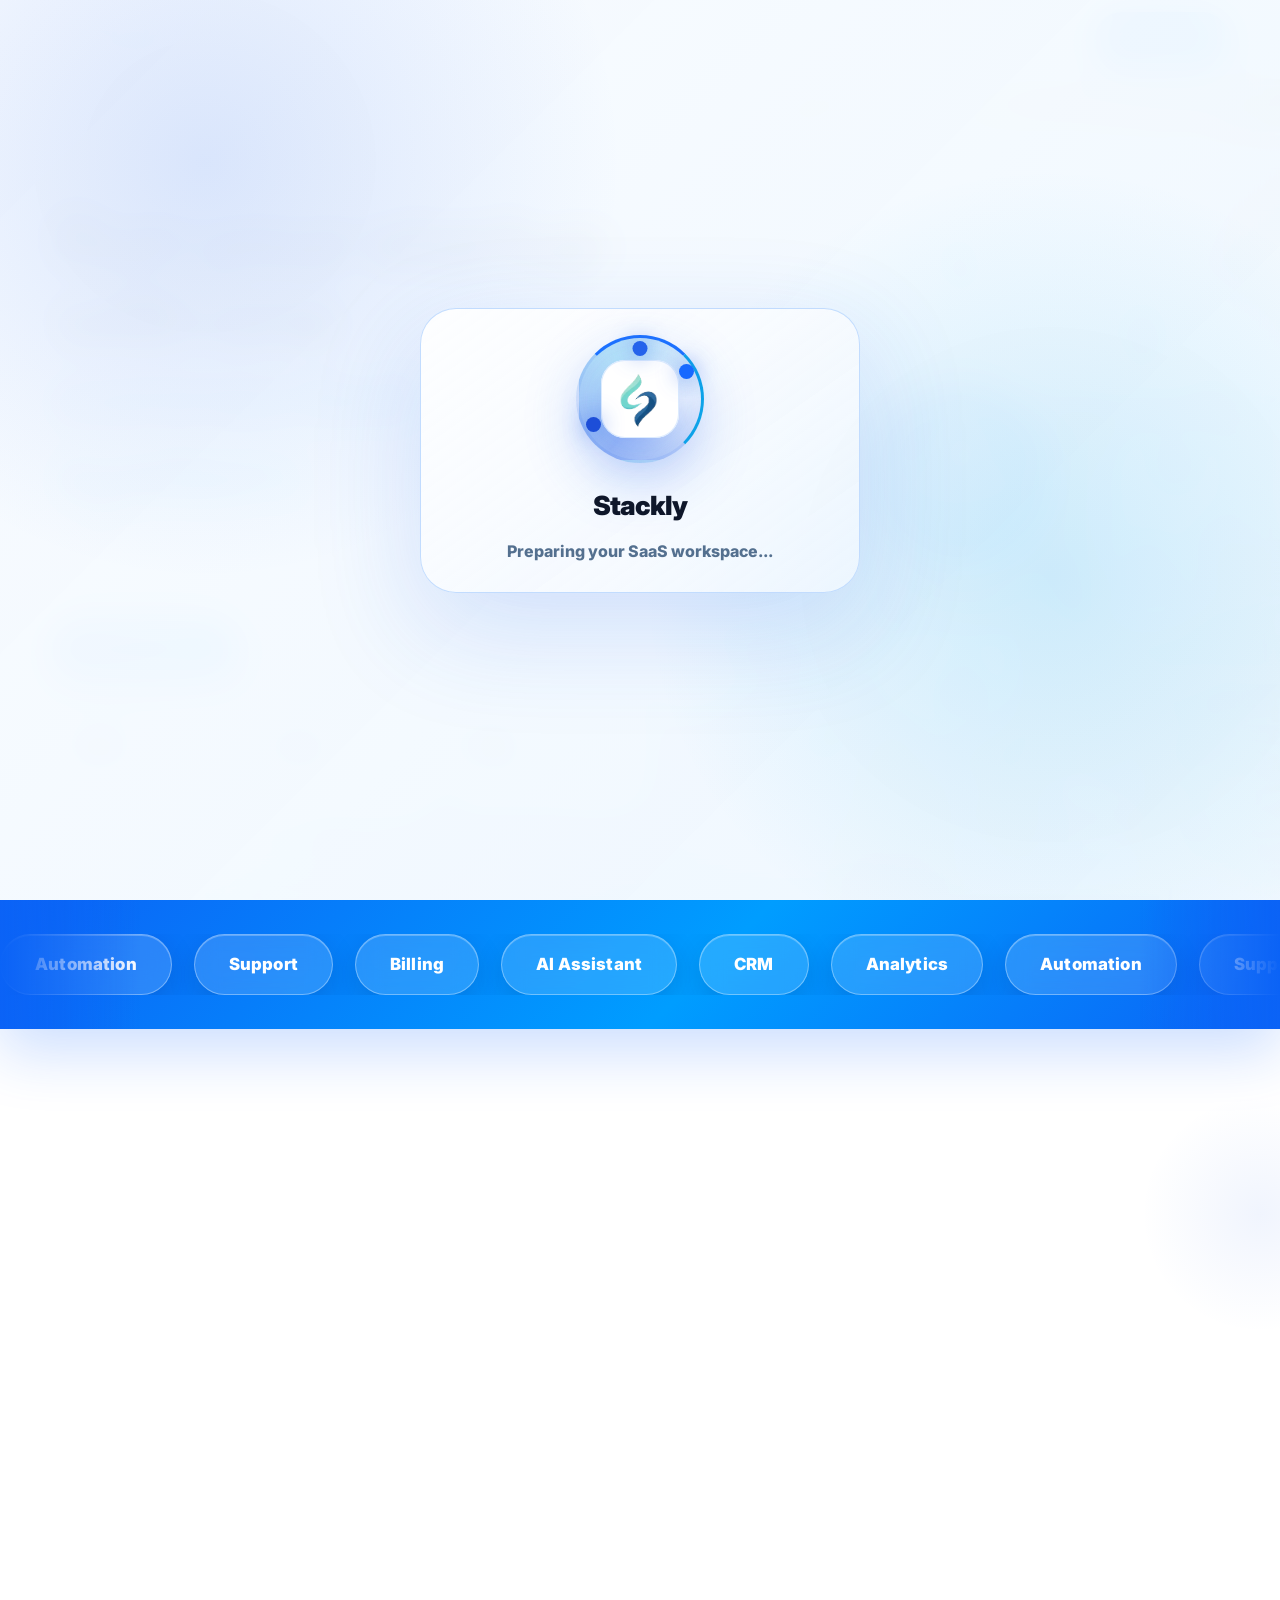
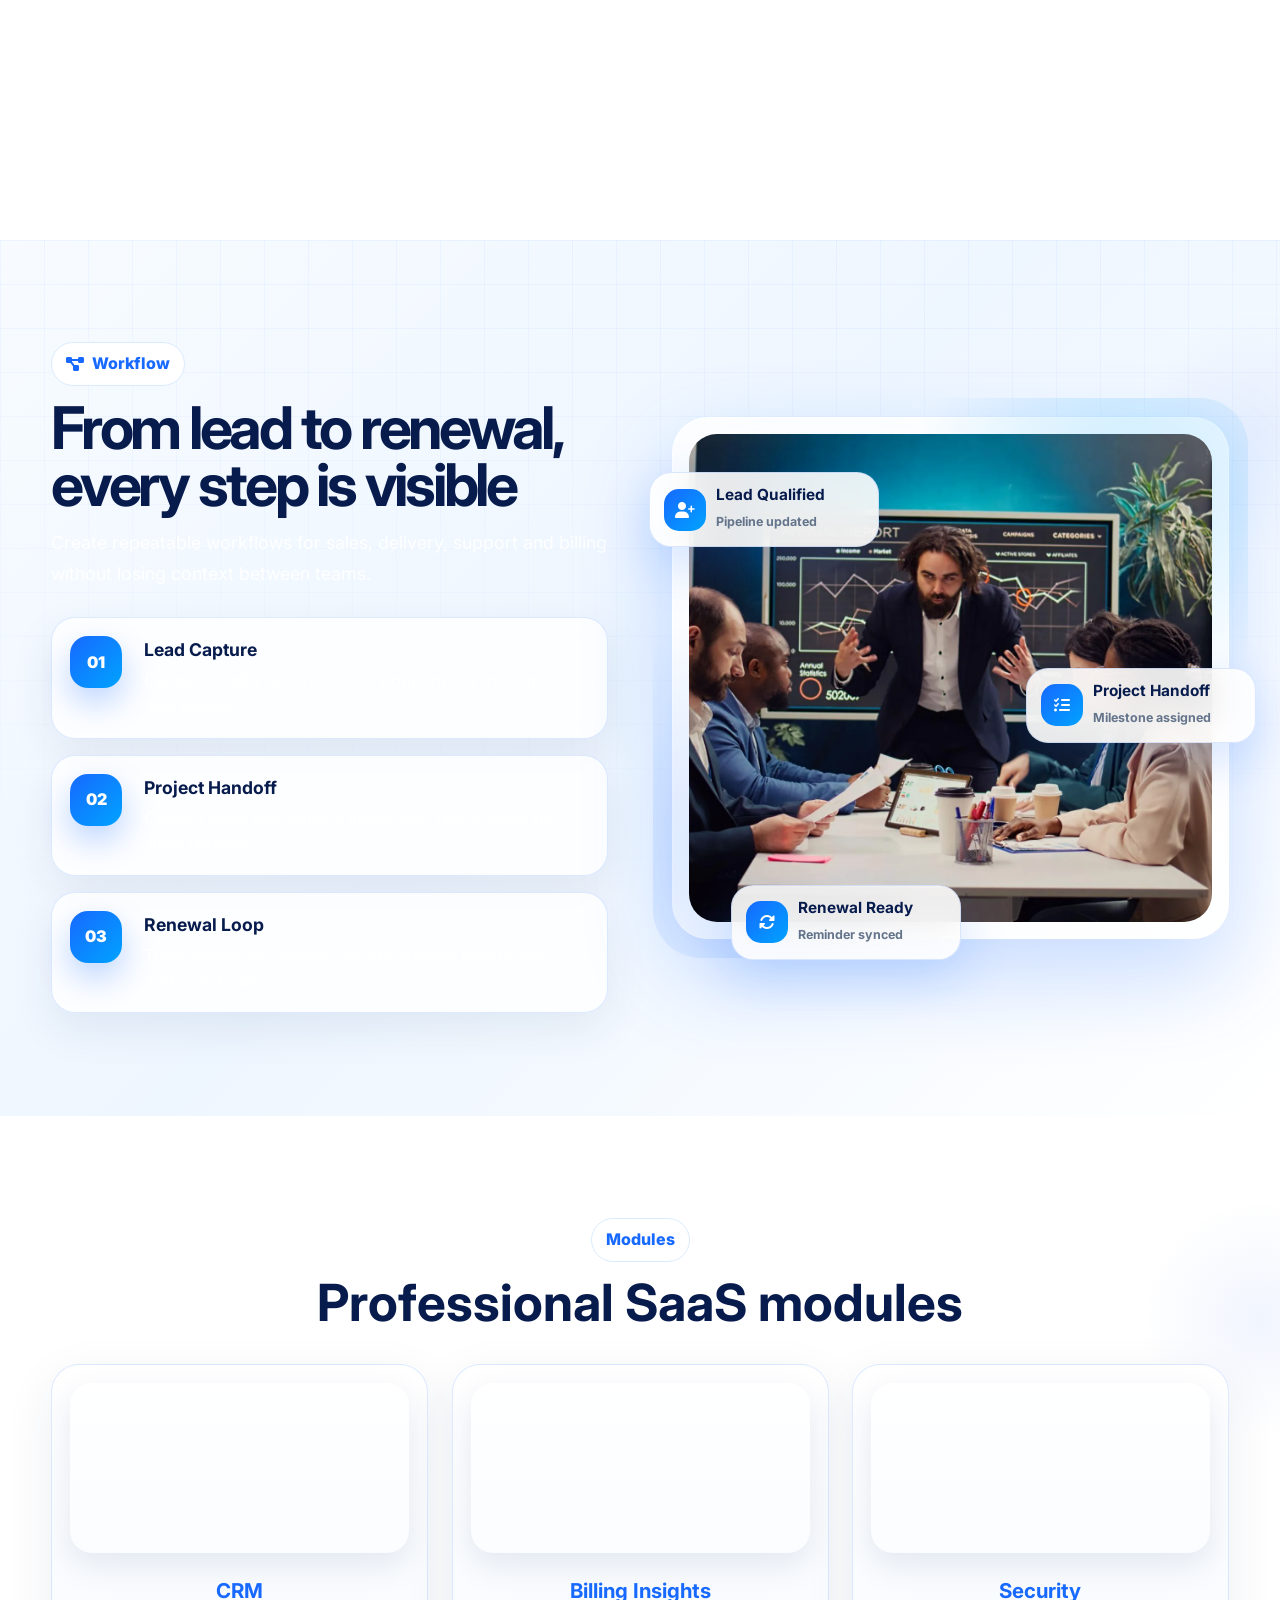
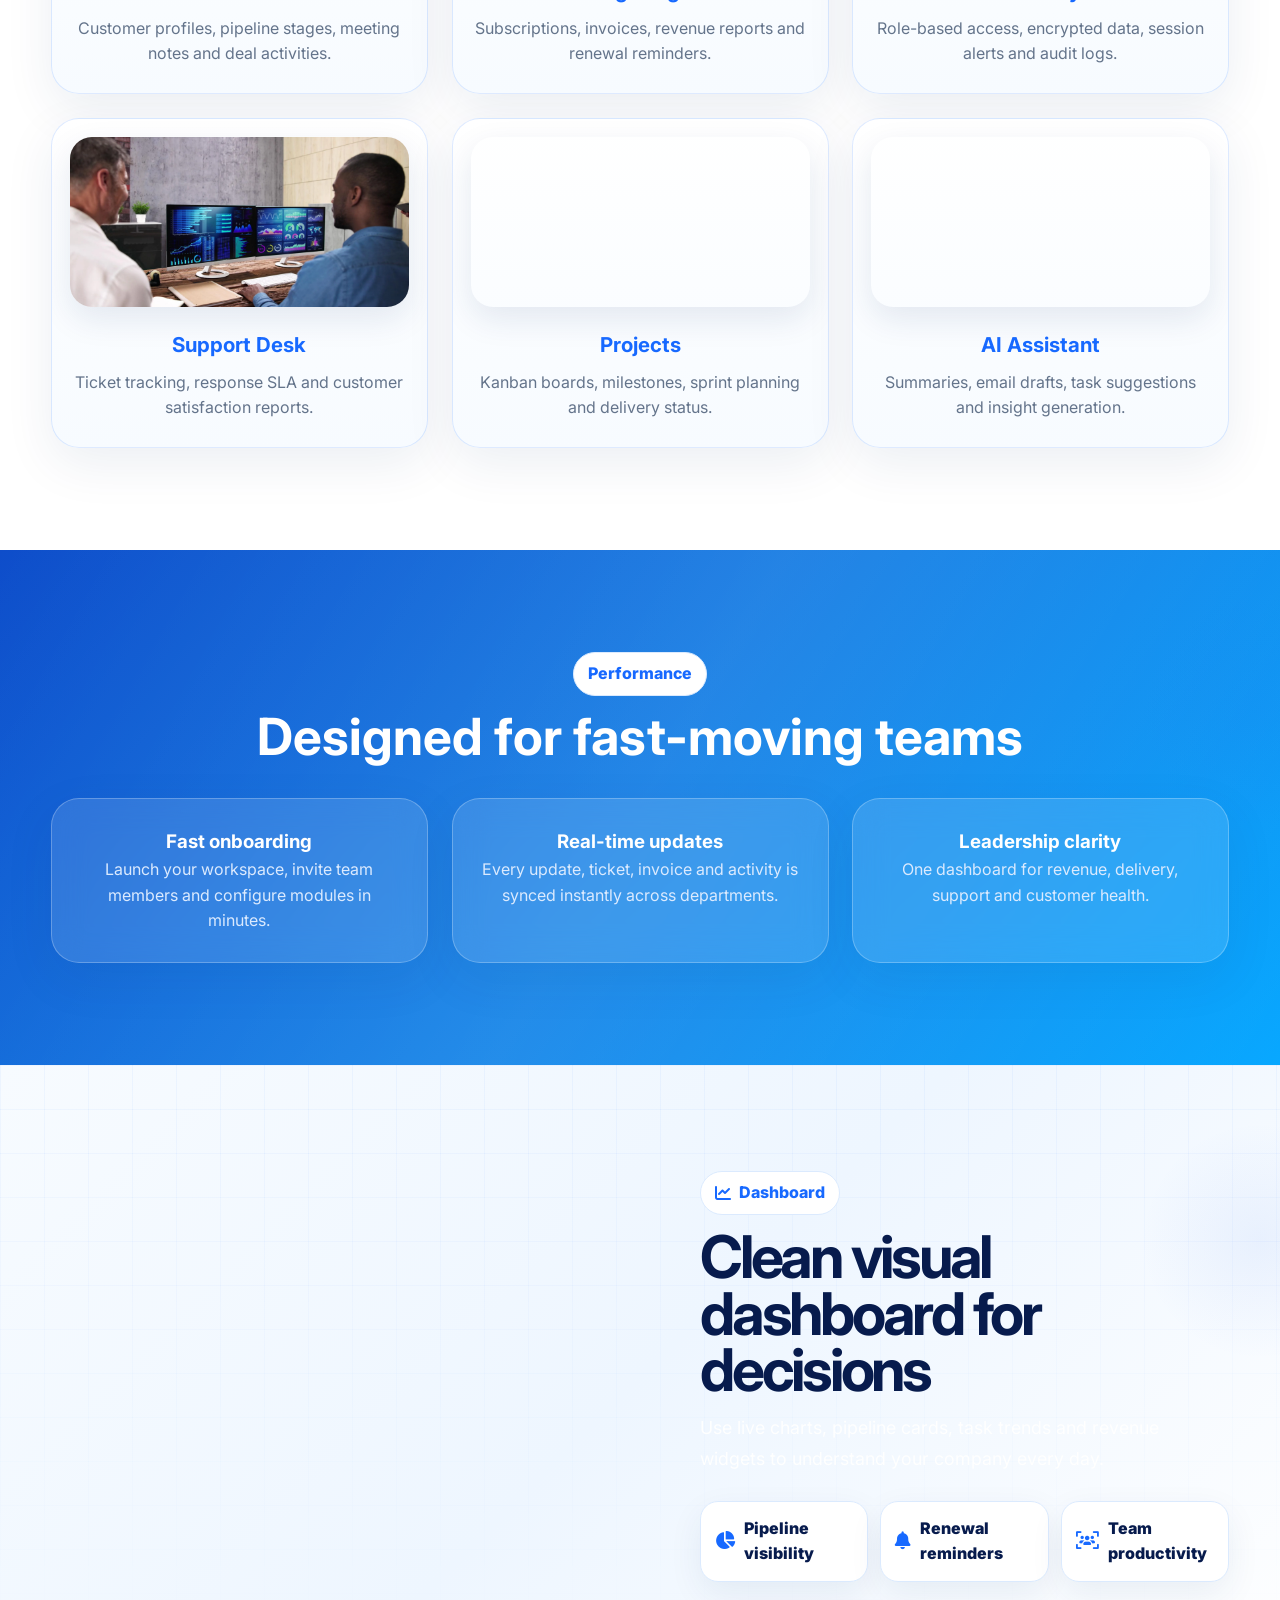
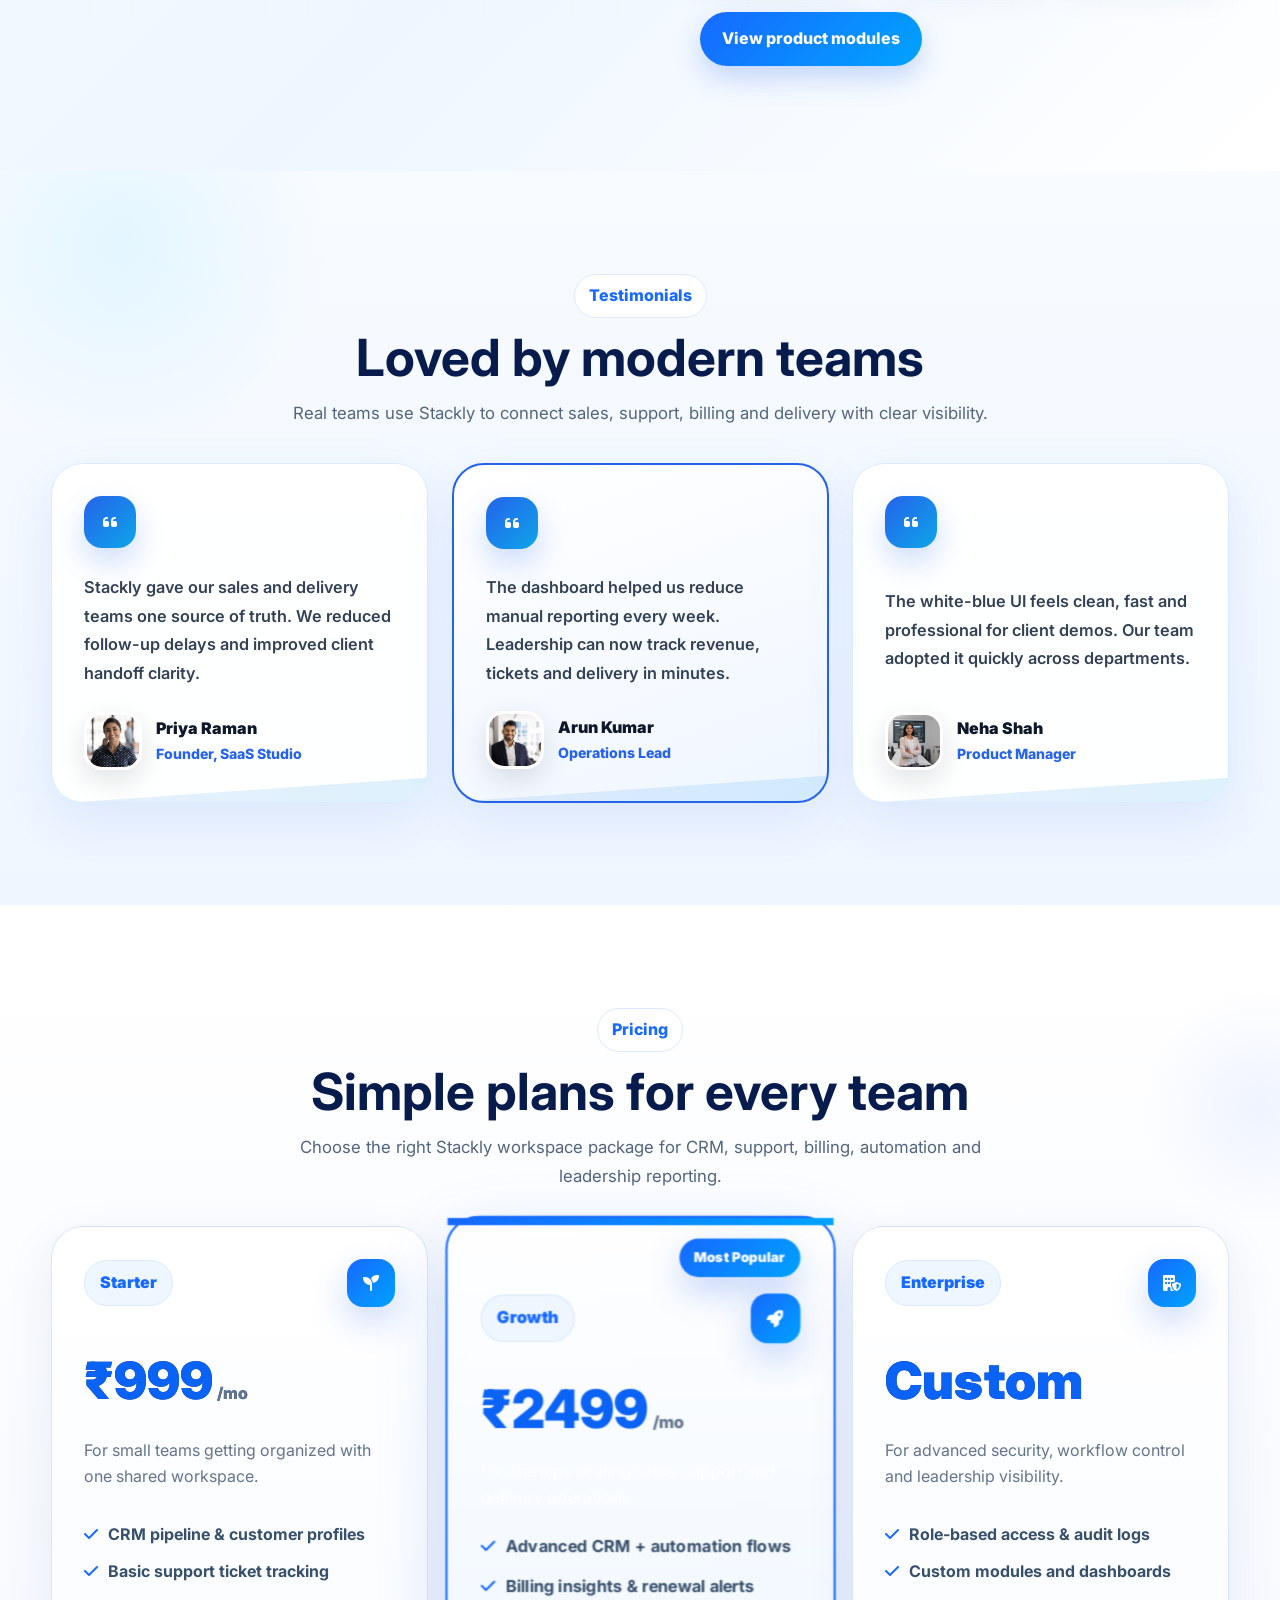
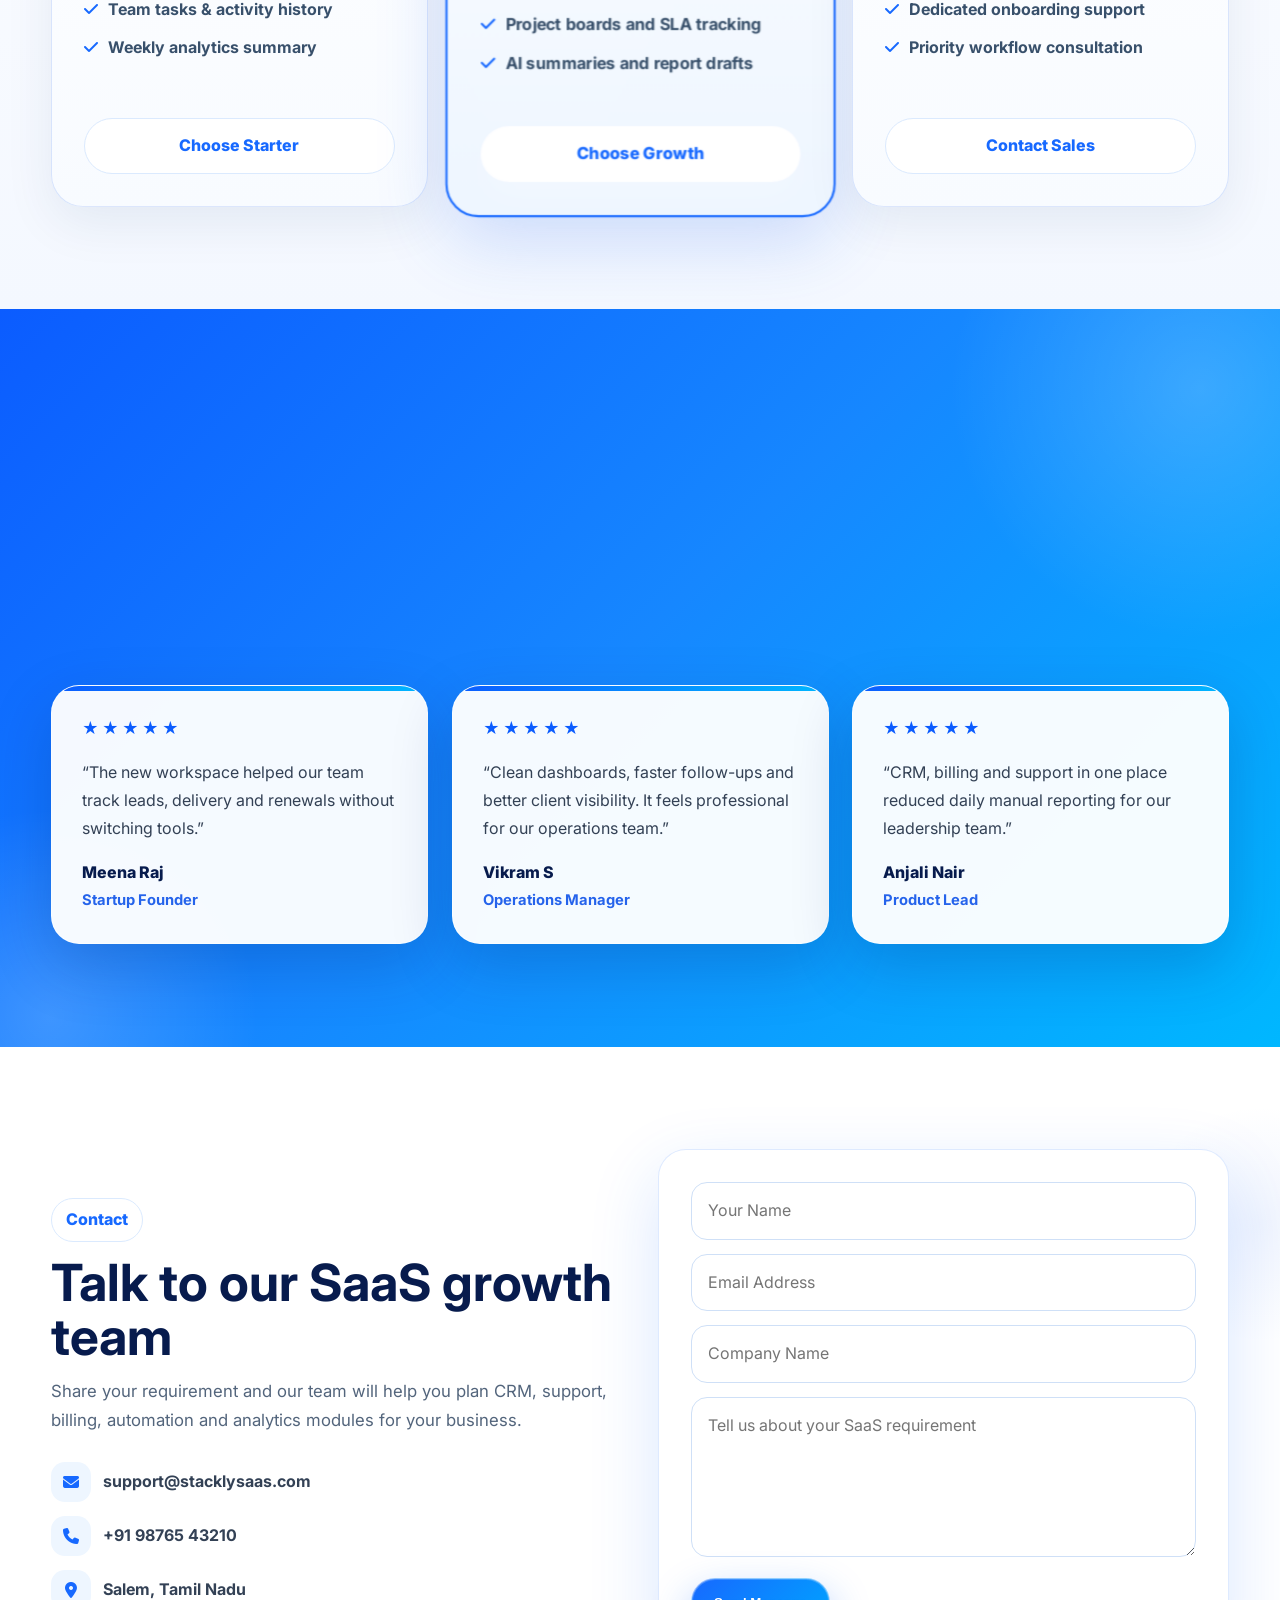
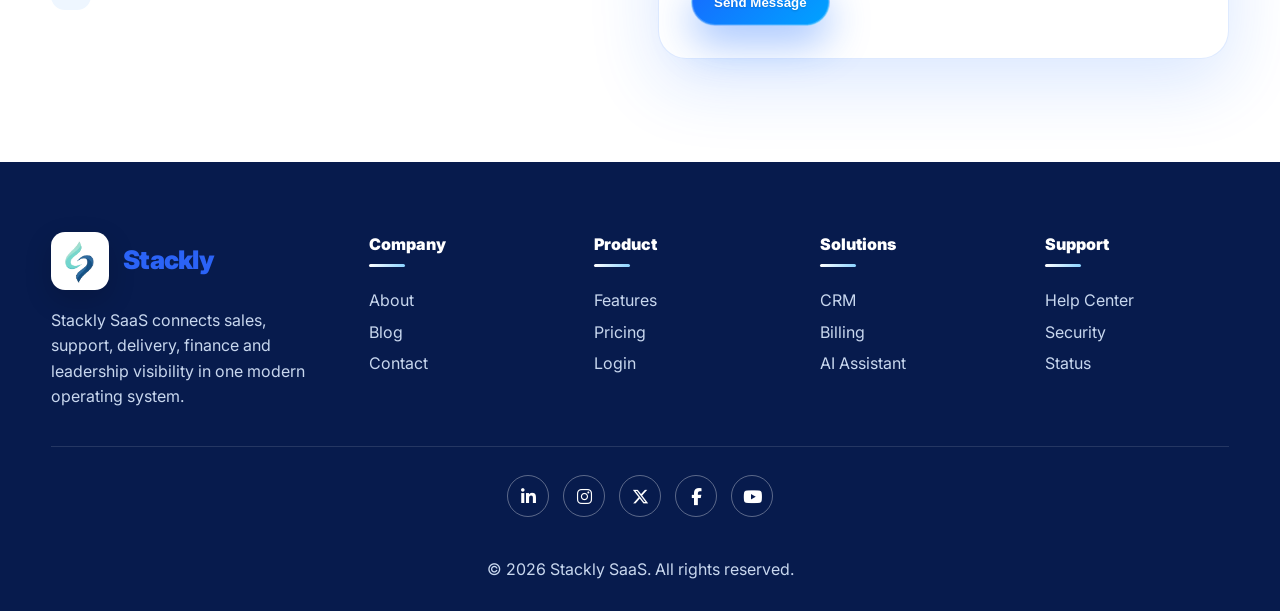
<file: index.html>
<!DOCTYPE html>
<html lang="en"><head><meta charset="utf-8"/><meta content="width=device-width, initial-scale=1.0" name="viewport"/><title>Stackly SaaS | White Blue Premium Platform</title><link href="assets/logo/stackly-logo.webp" rel="icon"/><link href="https://fonts.googleapis.com" rel="preconnect"/><link crossorigin="" href="https://fonts.gstatic.com" rel="preconnect"/><link href="https://fonts.googleapis.com/css2?family=Inter:wght@400;500;600;700;800;900&amp;display=swap" rel="stylesheet"/><link href="https://cdnjs.cloudflare.com/ajax/libs/font-awesome/6.5.0/css/all.min.css" rel="stylesheet"/><link href="css/style.css" rel="stylesheet"/><meta content="Stackly SaaS is a white and blue premium platform for CRM, automation, billing, support, analytics and AI workflows." name="description"/><meta content="Stackly SaaS, CRM software, billing insights, startup dashboard, SaaS analytics, support desk, automation platform, Salem SaaS" name="keywords"/><meta content="Stackly SaaS" name="author"/><meta content="Stackly SaaS | White Blue Premium Platform" property="og:title"/><meta content="Stackly SaaS is a white and blue premium platform for CRM, automation, billing, support, analytics and AI workflows." property="og:description"/><meta content="website" property="og:type"/><meta content="assets/logo/stackly-logo.webp" property="og:image"/><meta content="#1769ff" name="theme-color"/></head><body><header class="header"><div class="container nav"><a class="logo" href="index.html"><img alt="Stackly SaaS logo" decoding="async" src="assets/logo/stackly-logo.webp"/><span class="logo-text">Stackly</span></a><ul class="nav-links" id="primary-navigation"><li><a href="index.html">Home</a></li><li><a href="about.html">About</a></li><li><a href="features.html">Features</a></li><li><a href="pricing.html">Pricing</a></li><li><a href="blog.html">Blog</a></li><li><a href="contact.html">Contact</a></li></ul><div class="nav-actions"><a class="btn btn-light" href="login.html">Login</a><a class="btn btn-primary" href="signup.html">Get Started</a><button aria-controls="primary-navigation" aria-expanded="false" aria-label="Open navigation menu" class="hamburger" type="button"><i class="fa-solid fa-bars"></i></button></div></div></header>
<section class="hero"><div class="container hero-grid"><div class="reveal-left"><span class="eyebrow"><i class="fa-solid fa-bolt"></i> White &amp; blue premium SaaS platform</span><h1>Run your startup with one <span>connected system</span></h1><p>Stackly gives teams CRM, automation, analytics, support desk, billing insights and AI assistance with a clean modern workspace.</p><div class="hero-cta"><a class="btn btn-primary" href="signup.html">Start Free Trial <i class="fa-solid fa-arrow-right"></i></a><a class="btn btn-light" href="features.html">Explore Features</a></div><div class="hero-stats"><div class="stat"><b data-count="250">0</b><span>Projects managed</span></div><div class="stat"><b data-count="120">0</b><span>Startup clients</span></div><div class="stat"><b data-count="98">0</b><span>Uptime score</span></div></div></div><div class="hero-card lifecycle-card reveal-right"><div aria-label="How SaaS works lifecycle" class="lifecycle-orbit"><div class="orbit-center"><i class="fa-solid fa-layer-group"></i><strong>How SaaS Works</strong><span>Stackly Flow</span></div><div class="orbit-ring ring-one"></div><div class="orbit-ring ring-two"></div><div class="orbit-item item-1"><i class="fa-solid fa-user-plus"></i><span>Lead</span></div><div class="orbit-item item-2"><i class="fa-solid fa-address-card"></i><span><a href="404.html">CRM</a></span></div><div class="orbit-item item-3"><i class="fa-solid fa-gears"></i><span>Automation</span></div><div class="orbit-item item-4"><i class="fa-solid fa-headset"></i><span>Support</span></div><div class="orbit-item item-5"><i class="fa-solid fa-file-invoice-dollar"></i><span><a href="404.html">Billing</a></span></div><div class="orbit-item item-6"><i class="fa-solid fa-chart-line"></i><span>Analytics</span></div><div class="orbit-item item-7"><i class="fa-solid fa-robot"></i><span>AI</span></div></div></div></div></section>
<section class="logo-strip service-strip circular-strip"><div class="marquee"><div class="marquee-track"><span class="brand-pill">Automation</span><span class="brand-pill">Support</span><span class="brand-pill"><a href="404.html">Billing</a></span><span class="brand-pill"><a href="404.html">AI Assistant</a></span><span class="brand-pill"><a href="404.html">CRM</a></span><span class="brand-pill">Analytics</span><span class="brand-pill">Automation</span><span class="brand-pill">Support</span><span class="brand-pill"><a href="404.html">Billing</a></span><span class="brand-pill"><a href="404.html">AI Assistant</a></span><span class="brand-pill"><a href="404.html">CRM</a></span><span class="brand-pill">Analytics</span><span class="brand-pill">Automation</span><span class="brand-pill">Support</span><span class="brand-pill"><a href="404.html">Billing</a></span><span class="brand-pill"><a href="404.html">AI Assistant</a></span><span class="brand-pill"><a href="404.html">CRM</a></span><span class="brand-pill">Analytics</span><span class="brand-pill">Automation</span><span class="brand-pill">Support</span><span class="brand-pill"><a href="404.html">Billing</a></span><span class="brand-pill"><a href="404.html">AI Assistant</a></span><span class="brand-pill"><a href="404.html">CRM</a></span><span class="brand-pill">Analytics</span></div></div></section>
<section class="section"><div class="container"><span class="eyebrow reveal">Platform</span><h2 class="section-title reveal">Everything your SaaS team needs</h2><p class="section-lead reveal">One connected system for sales, support, delivery, finance and leadership visibility.</p><div class="grid-3" style="margin-top:34px"><div class="card image-card reveal"><img alt="Live Analytics" decoding="async" loading="lazy" src="assets/images/Live Analytics.webp"/><div class="card-body"><h3>Live Analytics</h3><p>Track MRR, churn, conversion rate, sales pipeline and team productivity with clean dashboards.</p></div></div><div class="card image-card reveal"><img alt="Smart Automation" decoding="async" loading="lazy" src="assets/images/Smart Automation.webp"/><div class="card-body"><h3>Smart Automation</h3><p>Automate onboarding, follow-ups, reminders, task routing and reports without backend coding.</p></div></div><div class="card image-card reveal"><img alt="Team Workspace" decoding="async" loading="lazy" src="assets/images/Team Workspace.webp"/><div class="card-body"><h3>Team Workspace</h3><p>Manage projects, documents, client updates and internal collaboration in one place.</p></div></div></div></div></section>
<section class="section workflow-hero premium-split"><div class="container hero-style-grid"><div class="reveal-left hero-style-copy"><span class="eyebrow"><i class="fa-solid fa-diagram-project"></i> Workflow</span><h2 class="section-title">From lead to renewal, every step is visible</h2><p class="section-lead">Create repeatable workflows for sales, delivery, support and billing without losing context between teams.</p><div class="workflow-steps"><div class="workflow-step"><span>01</span><div><h3>Lead Capture</h3><p>Capture, qualify and move every opportunity through clear deal stages.</p></div></div><div class="workflow-step"><span>02</span><div><h3>Project Handoff</h3><p>Convert deals into delivery milestones, task owners and client updates.</p></div></div><div class="workflow-step"><span>03</span><div><h3>Renewal Loop</h3><p>Track reminders, revenue reports, support history and customer health.</p></div></div></div></div><div class="workflow-visual reveal-right"><img alt="Startup workflow team" decoding="async" loading="lazy" src="assets/images/Startup workflow Team.webp"/><div class="floating-panel panel-a"><i class="fa-solid fa-user-plus"></i><strong>Lead Qualified</strong><span>Pipeline updated</span></div><div class="floating-panel panel-b"><i class="fa-solid fa-list-check"></i><strong>Project Handoff</strong><span>Milestone assigned</span></div><div class="floating-panel panel-c"><i class="fa-solid fa-rotate"></i><strong>Renewal Ready</strong><span>Reminder synced</span></div></div></div></section>
<section class="section"><div class="container"><span class="eyebrow reveal">Modules</span><h2 class="section-title reveal">Professional SaaS modules</h2><div class="grid-3" style="margin-top:34px"><div class="card module-card reveal"><img alt="Live analytics dashboard preview" decoding="async" loading="lazy" src="assets/images/Live Analytics.webp"/><h3><a href="404.html">CRM</a></h3><p>Customer profiles, pipeline stages, meeting notes and deal activities.</p></div><div class="card module-card reveal"><img alt="Billing Insights" decoding="async" loading="lazy" src="assets/images/Billing Insights.webp"/><h3>Billing Insights</h3><p>Subscriptions, invoices, revenue reports and renewal reminders.</p></div><div class="card module-card reveal"><img alt="Security" decoding="async" loading="lazy" src="assets/images/Security.webp"/><h3><a href="404.html">Security</a></h3><p>Role-based access, encrypted data, session alerts and audit logs.</p></div><div class="card module-card reveal"><img alt="Support Desk" decoding="async" loading="lazy" src="assets/images/CMS.webp"/><h3>Support Desk</h3><p>Ticket tracking, response SLA and customer satisfaction reports.</p></div><div class="card module-card reveal"><img alt="Projects" decoding="async" loading="lazy" src="assets/images/Projects.webp"/><h3>Projects</h3><p>Kanban boards, milestones, sprint planning and delivery status.</p></div><div class="card module-card reveal"><img alt="AI Assistant" decoding="async" loading="lazy" src="assets/images/Smart Automation.webp"/><h3><a href="404.html">AI Assistant</a></h3><p>Summaries, email drafts, task suggestions and insight generation.</p></div></div></div></section>
<section class="section blue-section"><div class="container"><span class="eyebrow">Performance</span><h2 class="section-title">Designed for fast-moving teams</h2><div class="grid-3" style="margin-top:34px"><div class="card reveal"><h3>Fast onboarding</h3><p>Launch your workspace, invite team members and configure modules in minutes.</p></div><div class="card reveal"><h3>Real-time updates</h3><p>Every update, ticket, invoice and activity is synced instantly across departments.</p></div><div class="card reveal"><h3>Leadership clarity</h3><p>One dashboard for revenue, delivery, support and customer health.</p></div></div></div></section>
<section class="section dashboard-hero premium-split"><div class="container hero-style-grid reverse"><div class="dashboard-visual reveal-left"><div class="dashboard-shell"><img alt="SaaS dashboard analytics" decoding="async" loading="lazy" src="assets/images/SaaS dashboard analytics.webp"/><div class="dash-widget revenue"><small>Revenue</small><strong>₹8.4L</strong><span>+18.6%</span></div><div class="dash-widget tasks"><small>Tasks</small><strong>426</strong><span>Synced live</span></div><div class="dash-chart"><span></span><span></span><span></span><span></span><span></span></div></div></div><div class="reveal-right hero-style-copy"><span class="eyebrow"><i class="fa-solid fa-chart-line"></i> Dashboard</span><h2 class="section-title">Clean visual dashboard for decisions</h2><p class="section-lead">Use live charts, pipeline cards, task trends and revenue widgets to understand your company every day.</p><div class="dashboard-points"><div><i class="fa-solid fa-chart-pie"></i><span>Pipeline visibility</span></div><div><i class="fa-solid fa-bell"></i><span>Renewal reminders</span></div><div><i class="fa-solid fa-users-viewfinder"></i><span>Team productivity</span></div></div><a class="btn btn-primary hero-style-btn" href="features.html">View product modules</a></div></div></section>
<section class="section soft testimonials-premium-section"><div class="container"><span class="eyebrow reveal">Testimonials</span><h2 class="section-title reveal">Loved by modern teams</h2><p class="section-lead reveal">Real teams use Stackly to connect sales, support, billing and delivery with clear visibility.</p><div class="testimonial-card-grid"><article class="testimonial-card-pro reveal"><div class="quote-badge"><i class="fa-solid fa-quote-left"></i></div><p>Stackly gave our sales and delivery teams one source of truth. We reduced follow-up delays and improved client handoff clarity.</p><div class="testimonial-author"><img alt="Priya Raman" decoding="async" loading="lazy" src="assets/images/Priya Raman.webp"/><div><h4>Priya Raman</h4><span>Founder, SaaS Studio</span></div></div></article><article class="testimonial-card-pro featured-review reveal"><div class="quote-badge"><i class="fa-solid fa-quote-left"></i></div><p>The dashboard helped us reduce manual reporting every week. Leadership can now track revenue, tickets and delivery in minutes.</p><div class="testimonial-author"><img alt="Arun Kumar" decoding="async" loading="lazy" src="assets/images/Arun Kumar.webp"/><div><h4>Arun Kumar</h4><span>Operations Lead</span></div></div></article><article class="testimonial-card-pro reveal"><div class="quote-badge"><i class="fa-solid fa-quote-left"></i></div><p>The white-blue UI feels clean, fast and professional for client demos. Our team adopted it quickly across departments.</p><div class="testimonial-author"><img alt="Neha Shah" decoding="async" loading="lazy" src="assets/images/Neha Shah.webp"/><div><h4>Neha Shah</h4><span>Product Manager</span></div></div></article></div></div></section>
<section class="section pricing pricing-premium"><div class="container"><span class="eyebrow reveal">Pricing</span><h2 class="section-title reveal">Simple plans for every team</h2><p class="section-lead reveal">Choose the right Stackly workspace package for CRM, support, billing, automation and leadership reporting.</p><div class="grid-3 pricing-grid" style="margin-top:34px"><div class="card price-card modern-price reveal"><div class="plan-top"><span class="plan-badge">Starter</span><i class="fa-solid fa-seedling"></i></div><div class="price">₹999<span>/mo</span></div><p>For small teams getting organized with one shared workspace.</p><ul class="plan-list"><li><i class="fa-solid fa-check"></i> CRM pipeline &amp; customer profiles</li><li><i class="fa-solid fa-check"></i> Basic support ticket tracking</li><li><i class="fa-solid fa-check"></i> Team tasks &amp; activity history</li><li><i class="fa-solid fa-check"></i> Weekly analytics summary</li></ul><a class="btn btn-light" href="pricing.html">Choose Starter</a></div><div class="card price-card modern-price featured reveal"><div class="popular-tag">Most Popular</div><div class="plan-top"><span class="plan-badge">Growth</span><i class="fa-solid fa-rocket"></i></div><div class="price">₹2499<span>/mo</span></div><p>For startups scaling sales, support and delivery operations.</p><ul class="plan-list"><li><i class="fa-solid fa-check"></i> Advanced CRM + automation flows</li><li><i class="fa-solid fa-check"></i> Billing insights &amp; renewal alerts</li><li><i class="fa-solid fa-check"></i> Project boards and SLA tracking</li><li><i class="fa-solid fa-check"></i> AI summaries and report drafts</li></ul><a class="btn btn-primary" href="pricing.html">Choose Growth</a></div><div class="card price-card modern-price reveal"><div class="plan-top"><span class="plan-badge">Enterprise</span><i class="fa-solid fa-building-shield"></i></div><div class="price">Custom</div><p>For advanced security, workflow control and leadership visibility.</p><ul class="plan-list"><li><i class="fa-solid fa-check"></i> Role-based access &amp; audit logs</li><li><i class="fa-solid fa-check"></i> Custom modules and dashboards</li><li><i class="fa-solid fa-check"></i> Dedicated onboarding support</li><li><i class="fa-solid fa-check"></i> Priority workflow consultation</li></ul><a class="btn btn-light" href="contact.html">Contact Sales</a></div></div></div></section>
<section class="section final-cta"><div class="container"><span class="eyebrow reveal">Review</span><h2 class="section-title reveal">Ready to build your SaaS operating system?</h2><p class="section-lead reveal">Start with CRM, support, billing and analytics today. See how Stackly keeps every department aligned.</p><div class="review-grid"><div class="review-card reveal"><div class="stars">★★★★★</div><p>“The new workspace helped our team track leads, delivery and renewals without switching tools.”</p><h4>Meena Raj</h4><span>Startup Founder</span></div><div class="review-card reveal"><div class="stars">★★★★★</div><p>“Clean dashboards, faster follow-ups and better client visibility. It feels professional for our operations team.”</p><h4>Vikram S</h4><span>Operations Manager</span></div><div class="review-card reveal"><div class="stars">★★★★★</div><p>“CRM, billing and support in one place reduced daily manual reporting for our leadership team.”</p><h4>Anjali Nair</h4><span>Product Lead</span></div></div></div></section><section class="section home-contact"><div class="container grid-2"><div class="reveal-left"><span class="eyebrow">Contact</span><h2 class="section-title">Talk to our SaaS growth team</h2><p class="section-lead">Share your requirement and our team will help you plan CRM, support, billing, automation and analytics modules for your business.</p><div class="contact-info"><p><i class="fa-solid fa-envelope"></i> support@stacklysaas.com</p><p><i class="fa-solid fa-phone"></i> +91 98765 43210</p><p><i class="fa-solid fa-location-dot"></i> Salem, Tamil Nadu</p></div></div><form aria-label="Stackly contact form" class="form reveal-right redirect-404-form"><input aria-label="Your Name" placeholder="Your Name" required="" type="text"/><input aria-label="Email Address" placeholder="Email Address" required="" type="email"/><input aria-label="Company Name" placeholder="Company Name" required="" type="text"/><textarea aria-label="Tell us about your SaaS requirement" placeholder="Tell us about your SaaS requirement" required="" rows="5"></textarea><button class="btn btn-primary" type="submit">Send Message</button></form></div></section>
<footer class="footer"><div class="container footer-grid"><div><div class="footer-brand"><img alt="Stackly SaaS logo" decoding="async" src="assets/logo/stackly-logo.webp"/><span>Stackly</span></div><p>Stackly SaaS connects sales, support, delivery, finance and leadership visibility in one modern operating system.</p></div><div><h4>Company</h4><p><a href="about.html">About</a></p><p><a href="blog.html">Blog</a></p><p><a href="contact.html">Contact</a></p></div><div><h4>Product</h4><p><a href="features.html">Features</a></p><p><a href="pricing.html">Pricing</a></p><p><a href="login.html">Login</a></p></div><div><h4>Solutions</h4><p><a href="404.html">CRM</a></p><p><a href="404.html">Billing</a></p><p><a href="404.html">AI Assistant</a></p></div><div><h4>Support</h4><p><a href="404.html">Help Center</a></p><p><a href="404.html">Security</a></p><p><a href="404.html">Status</a></p></div></div><div aria-label="Social media links" class="footer-social"><a aria-label="LinkedIn" href="404.html"><i class="fa-brands fa-linkedin-in"></i></a><a aria-label="Instagram" href="404.html"><i class="fa-brands fa-instagram"></i></a><a aria-label="Twitter" href="404.html"><i class="fa-brands fa-x-twitter"></i></a><a aria-label="Facebook" href="404.html"><i class="fa-brands fa-facebook-f"></i></a><a aria-label="YouTube" href="404.html"><i class="fa-brands fa-youtube"></i></a></div><div class="container footer-bottom">© 2026 Stackly SaaS. All rights reserved.</div>


</footer><script src="js/script.js"></script></body></html>
</file>
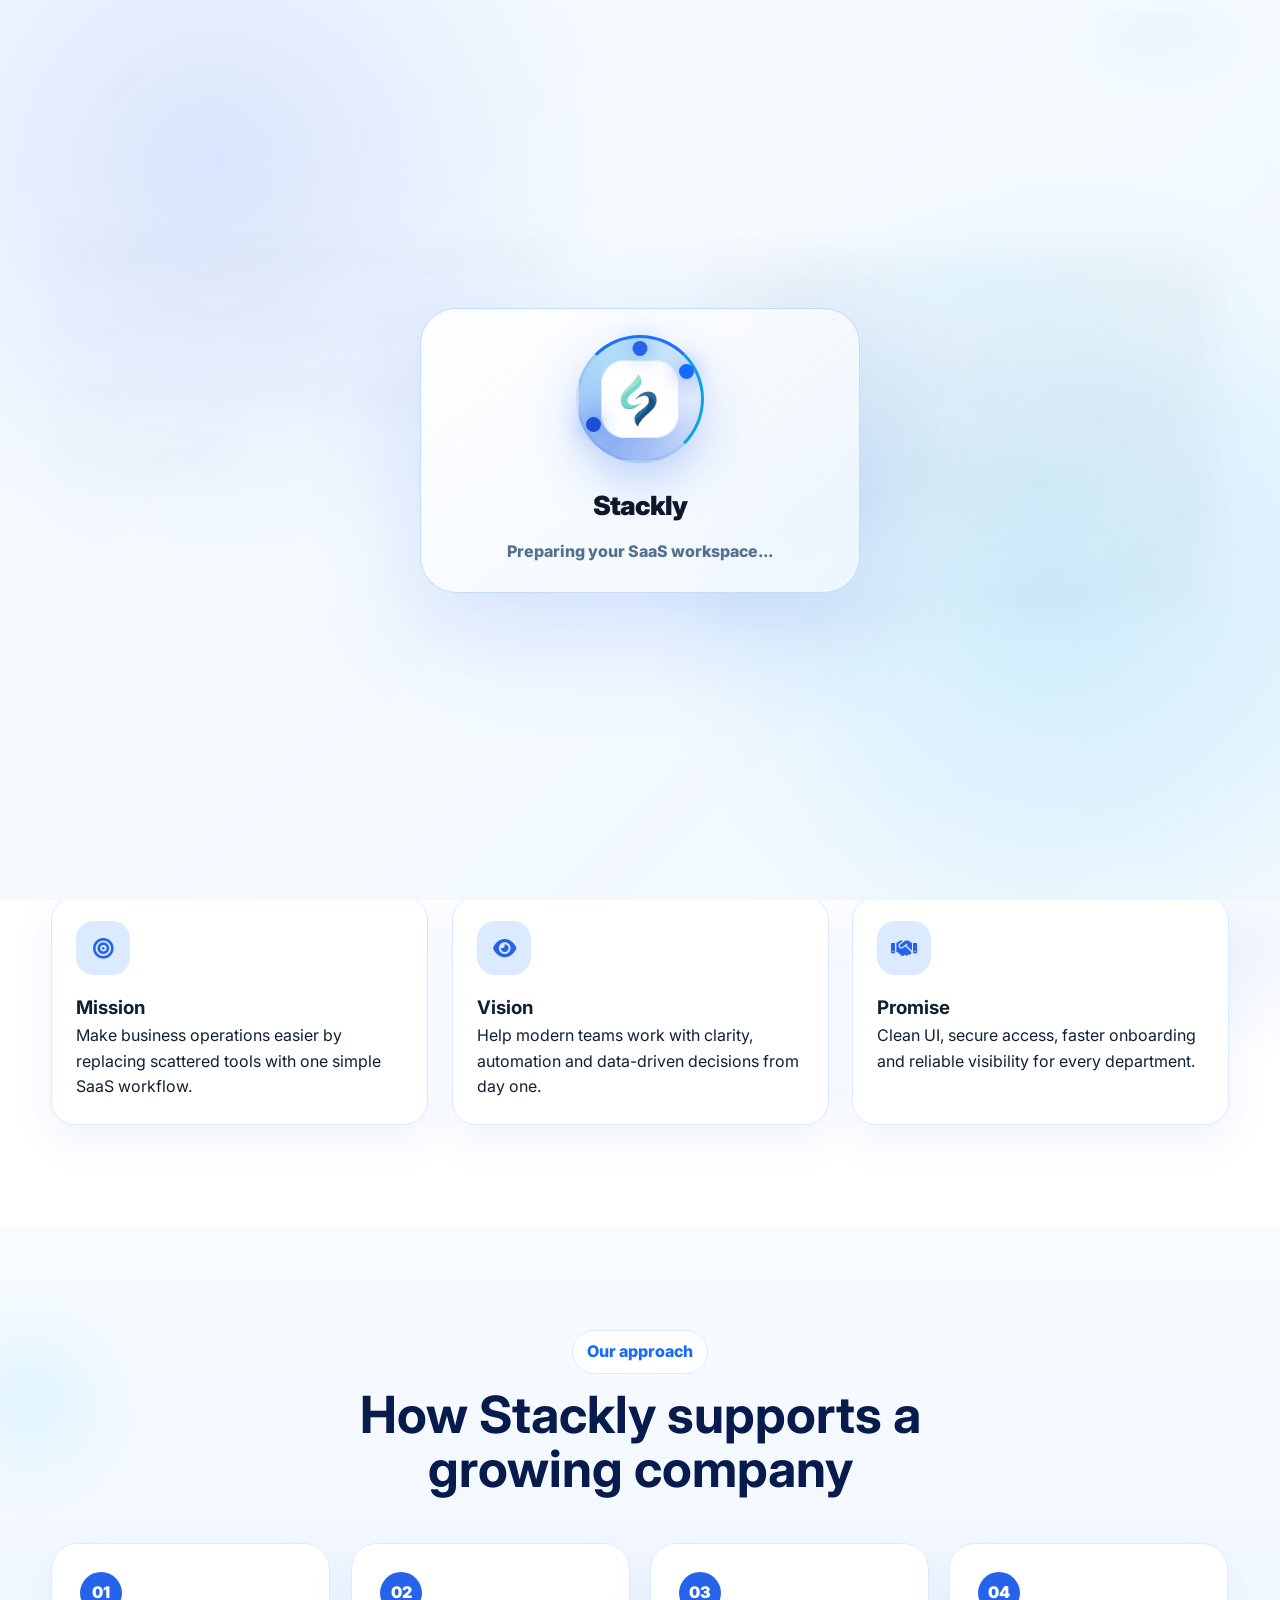
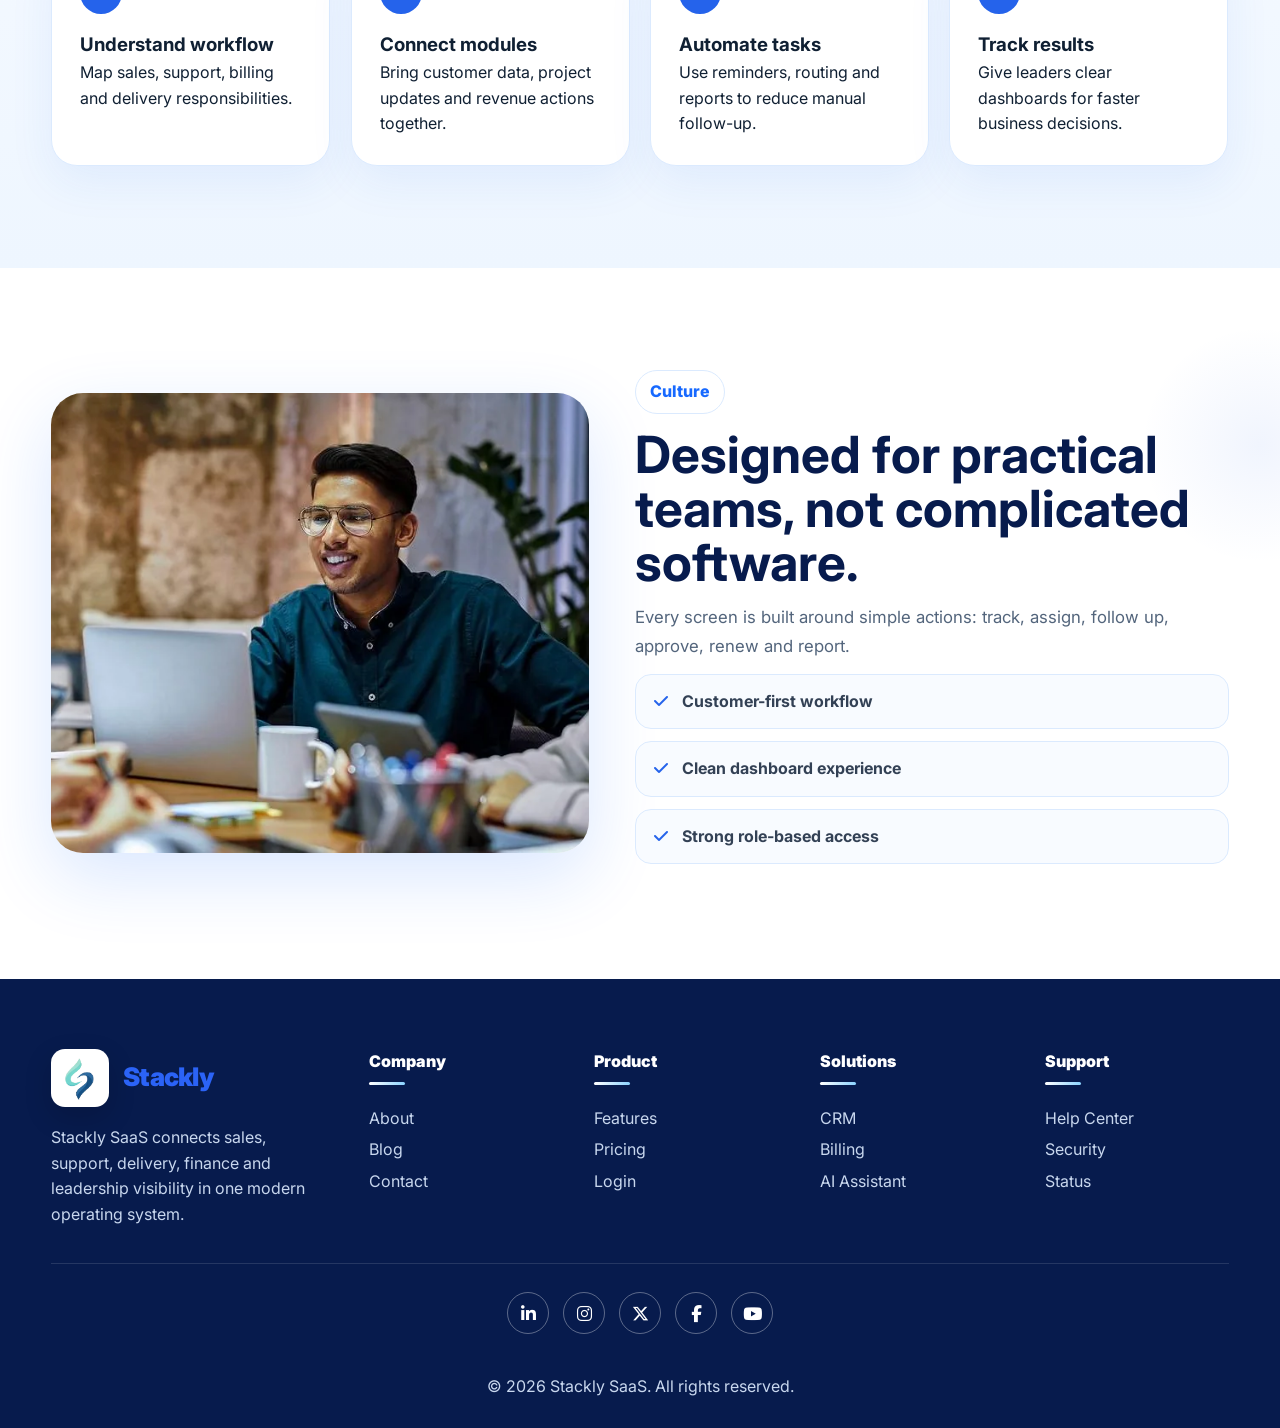
<file: about.html>
<!DOCTYPE html>
<html lang="en"><head><meta charset="utf-8"/><meta content="width=device-width, initial-scale=1.0" name="viewport"/><title>About Stackly SaaS | Startup Operating System</title><link href="assets/logo/stackly-logo.webp" rel="icon"/><link href="https://fonts.googleapis.com" rel="preconnect"/><link crossorigin="" href="https://fonts.gstatic.com" rel="preconnect"/><link href="https://fonts.googleapis.com/css2?family=Inter:wght@400;500;600;700;800;900&amp;display=swap" rel="stylesheet"/><link href="https://cdnjs.cloudflare.com/ajax/libs/font-awesome/6.5.0/css/all.min.css" rel="stylesheet"/><link href="css/style.css" rel="stylesheet"/><meta content="Learn about Stackly SaaS, a connected operating system for startup sales, support, delivery, finance and leadership teams." name="description"/><meta content="Stackly SaaS, CRM software, billing insights, startup dashboard, SaaS analytics, support desk, automation platform, Salem SaaS" name="keywords"/><meta content="Stackly SaaS" name="author"/><meta content="About Stackly SaaS | Startup Operating System" property="og:title"/><meta content="Learn about Stackly SaaS, a connected operating system for startup sales, support, delivery, finance and leadership teams." property="og:description"/><meta content="website" property="og:type"/><meta content="assets/logo/stackly-logo.webp" property="og:image"/><meta content="#1769ff" name="theme-color"/></head><body class="page-about"><header class="header"><div class="container nav"><a class="logo" href="index.html"><img alt="Stackly SaaS logo" decoding="async" src="assets/logo/stackly-logo.webp"/><span class="logo-text">Stackly</span></a><ul class="nav-links" id="primary-navigation"><li><a href="index.html">Home</a></li><li><a href="about.html">About</a></li><li><a href="features.html">Features</a></li><li><a href="pricing.html">Pricing</a></li><li><a href="blog.html">Blog</a></li><li><a href="contact.html">Contact</a></li></ul><div class="nav-actions"><a class="btn btn-light" href="login.html">Login</a><a class="btn btn-primary" href="signup.html">Get Started</a><button aria-controls="primary-navigation" aria-expanded="false" aria-label="Open navigation menu" class="hamburger" type="button"><i class="fa-solid fa-bars"></i></button></div></div></header>
<main class="unique-page about-unique">
<section class="about-hero unique-hero">
<div class="container about-hero-grid">
<div class="reveal-left">
<span class="eyebrow">About Stackly</span>
<h1>Building a smarter SaaS operating system for growing teams.</h1>
<p>Stackly helps companies bring CRM, project delivery, support, billing and leadership reporting into one clean workspace.</p>
<div class="hero-mini-stats">
<div><strong>5+</strong><span>Core modules</span></div>
<div><strong>24/7</strong><span>Workflow visibility</span></div>
<div><strong>1</strong><span>Connected system</span></div>
</div>
</div>
<div class="about-story-card reveal-right">
<img alt="Stackly startup team" decoding="async" loading="lazy" src="assets/images/Startup workflow Team.webp"/>
<div class="story-badge"><i class="fa-solid fa-location-dot"></i> Salem focused SaaS team</div>
</div>
</div>
</section>
<section class="section about-mission">
<div class="container mission-grid">
<div class="mission-card reveal"><i class="fa-solid fa-bullseye"></i><h3>Mission</h3><p>Make business operations easier by replacing scattered tools with one simple SaaS workflow.</p></div>
<div class="mission-card reveal"><i class="fa-solid fa-eye"></i><h3>Vision</h3><p>Help modern teams work with clarity, automation and data-driven decisions from day one.</p></div>
<div class="mission-card reveal"><i class="fa-solid fa-handshake"></i><h3>Promise</h3><p>Clean UI, secure access, faster onboarding and reliable visibility for every department.</p></div>
</div>
</section>
<section class="section about-timeline soft">
<div class="container">
<div class="center-head reveal"><span class="eyebrow">Our approach</span><h2 class="section-title">How Stackly supports a growing company</h2></div>
<div class="timeline-modern">
<div class="time-step reveal-left"><span>01</span><h3>Understand workflow</h3><p>Map sales, support, billing and delivery responsibilities.</p></div>
<div class="time-step reveal-left"><span>02</span><h3>Connect modules</h3><p>Bring customer data, project updates and revenue actions together.</p></div>
<div class="time-step reveal-left"><span>03</span><h3>Automate tasks</h3><p>Use reminders, routing and reports to reduce manual follow-up.</p></div>
<div class="time-step reveal-left"><span>04</span><h3>Track results</h3><p>Give leaders clear dashboards for faster business decisions.</p></div>
</div>
</div>
</section>
<section class="section about-values">
<div class="container value-split">
<img alt="Stackly workspace" class="split-img reveal-left" decoding="async" loading="lazy" src="assets/images/Team Workspace.webp"/>
<div class="reveal-right"><span class="eyebrow">Culture</span><h2 class="section-title">Designed for practical teams, not complicated software.</h2><p class="section-lead">Every screen is built around simple actions: track, assign, follow up, approve, renew and report.</p><div class="value-list"><p><i class="fa-solid fa-check"></i> Customer-first workflow</p><p><i class="fa-solid fa-check"></i> Clean dashboard experience</p><p><i class="fa-solid fa-check"></i> Strong role-based access</p></div></div>
</div>
</section>
</main>
<footer class="footer"><div class="container footer-grid"><div><div class="footer-brand"><img alt="Stackly SaaS logo" decoding="async" src="assets/logo/stackly-logo.webp"/><span>Stackly</span></div><p>Stackly SaaS connects sales, support, delivery, finance and leadership visibility in one modern operating system.</p></div><div><h4>Company</h4><p><a href="about.html">About</a></p><p><a href="blog.html">Blog</a></p><p><a href="contact.html">Contact</a></p></div><div><h4>Product</h4><p><a href="features.html">Features</a></p><p><a href="pricing.html">Pricing</a></p><p><a href="login.html">Login</a></p></div><div><h4>Solutions</h4><p><a href="404.html">CRM</a></p><p><a href="404.html">Billing</a></p><p><a href="404.html">AI Assistant</a></p></div><div><h4>Support</h4><p><a href="404.html">Help Center</a></p><p><a href="404.html">Security</a></p><p><a href="404.html">Status</a></p></div></div><div aria-label="Social media links" class="footer-social"><a aria-label="LinkedIn" href="404.html"><i class="fa-brands fa-linkedin-in"></i></a><a aria-label="Instagram" href="404.html"><i class="fa-brands fa-instagram"></i></a><a aria-label="Twitter" href="404.html"><i class="fa-brands fa-x-twitter"></i></a><a aria-label="Facebook" href="404.html"><i class="fa-brands fa-facebook-f"></i></a><a aria-label="YouTube" href="404.html"><i class="fa-brands fa-youtube"></i></a></div><div class="container footer-bottom">© 2026 Stackly SaaS. All rights reserved.</div>


</footer><script src="js/script.js"></script></body></html>
</file>
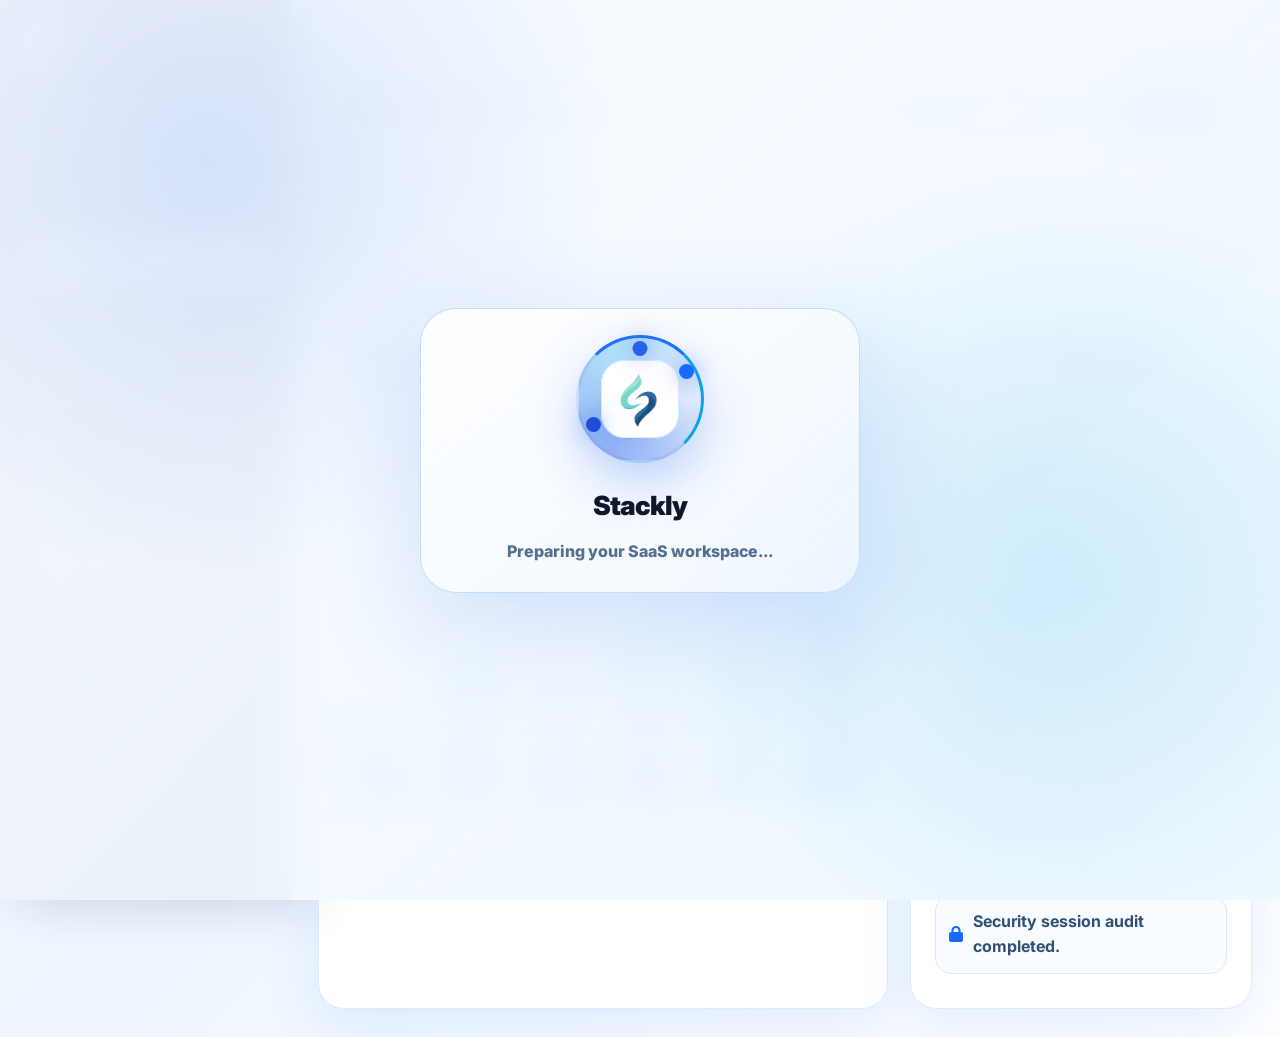
<file: admin-dashboard.html>
<!DOCTYPE html>

<html lang="en">
<head>
<meta charset="utf-8"/>
<meta content="width=device-width, initial-scale=1.0" name="viewport"/>
<title>Admin Dashboard | Stackly SaaS</title>
<link href="assets/logo/stackly-logo.webp" rel="icon"/>
<link href="https://fonts.googleapis.com" rel="preconnect"/>
<link crossorigin="" href="https://fonts.gstatic.com" rel="preconnect"/>
<link href="https://fonts.googleapis.com/css2?family=Inter:wght@400;500;600;700;800;900&amp;display=swap" rel="stylesheet"/>
<link href="https://cdnjs.cloudflare.com/ajax/libs/font-awesome/6.5.0/css/all.min.css" rel="stylesheet"/>
<link href="css/style.css" rel="stylesheet"/>
<meta content="Stackly admin dashboard for users, CRM, billing, support, analytics and security management." name="description"/><meta content="Stackly SaaS, CRM software, billing insights, startup dashboard, SaaS analytics, support desk, automation platform, Salem SaaS" name="keywords"/><meta content="Stackly SaaS" name="author"/><meta content="Admin Dashboard | Stackly SaaS" property="og:title"/><meta content="Stackly admin dashboard for users, CRM, billing, support, analytics and security management." property="og:description"/><meta content="website" property="og:type"/><meta content="assets/logo/stackly-logo.webp" property="og:image"/><meta content="#1769ff" name="theme-color"/></head>
<body class="dashboard-page admin-dashboard">
<aside class="dash-sidebar" id="dashboard-sidebar">
<a class="dash-logo" href="index.html">
<img alt="Stackly SaaS logo" decoding="async" src="assets/logo/stackly-logo.webp"/>
<span>Stackly</span>
</a>
<div class="dash-user">
<small>Admin Panel</small>
<strong id="dashName">Dhamu</strong>
<span id="dashEmail">dhamu@gmail.com</span>
</div>
<nav class="dash-menu">
<a class="active" data-panel="overview"><i class="fa-solid fa-chart-line"></i> Overview</a>
<a data-panel="users"><i class="fa-solid fa-users-gear"></i> Manage Users</a>
<a data-panel="crm"><i class="fa-solid fa-handshake"></i> CRM Pipeline</a>
<a data-panel="billing"><i class="fa-solid fa-receipt"></i><a href="404.html">Billing</a></a>
<a data-panel="support"><i class="fa-solid fa-headset"></i> Support</a>
<a data-panel="analytics"><i class="fa-solid fa-chart-pie"></i> Analytics</a>
<a data-panel="settings"><i class="fa-solid fa-shield-halved"></i> Settings</a>
</nav>
</aside>
<main class="dash-main">
<header class="dash-top dash-top-premium">
<div class="dash-title-wrap">
<button aria-controls="dashboard-sidebar" aria-expanded="false" aria-label="Open dashboard menu" class="dash-toggle" type="button"><i class="fa-solid fa-bars"></i></button>
<div>
<span class="dash-kicker">Stackly Admin Workspace</span>
<h1>Admin Dashboard</h1>
<p>Control users, CRM, billing, support, analytics and security from one premium operating panel.</p>
</div>
</div>
<div class="dash-top-actions">
<div class="dash-mail-pill"><i class="fa-solid fa-envelope"></i><span id="topEmail">dhamu@gmail.com</span></div>
<button class="btn btn-primary logout-btn"><i class="fa-solid fa-right-from-bracket"></i> Logout</button>
</div>
</header>
<section class="dash-panel active" id="overview">
<div class="dash-cards premium-dash-cards">
<div class="dash-stat icon-stat"><i class="fa-solid fa-users"></i><span>Total Users</span><strong>1,248</strong><small>+18% this month</small></div>
<div class="dash-stat icon-stat"><i class="fa-solid fa-indian-rupee-sign"></i><span>Monthly Revenue</span><strong>₹8.4L</strong><small>MRR growth +24%</small></div>
<div class="dash-stat icon-stat"><i class="fa-solid fa-ticket"></i><span>Open Tickets</span><strong>326</strong><small>82% resolved</small></div>
<div class="dash-stat icon-stat"><i class="fa-solid fa-shield"></i><span>System Health</span><strong>99.9%</strong><small>Secure uptime</small></div>
</div>
<div class="dashboard-layout-2">
<div class="dash-widget-box big-widget">
<div class="widget-heading"><h3>Revenue pipeline</h3><span>Live</span></div>
<div class="mini-bars enhanced-bars"><i style="height:45%"></i><i style="height:70%"></i><i style="height:55%"></i><i style="height:88%"></i><i style="height:74%"></i><i style="height:92%"></i></div>
</div>
<div class="dash-widget-box">
<div class="widget-heading"><h3>Recent activity</h3><span>Today</span></div>
<div class="activity-list">
<p><i class="fa-solid fa-circle-check"></i> New user onboarding completed.</p>
<p><i class="fa-solid fa-bell"></i> Billing reminder sent to 42 clients.</p>
<p><i class="fa-solid fa-arrow-trend-up"></i> CRM pipeline updated by sales team.</p>
<p><i class="fa-solid fa-lock"></i> Security session audit completed.</p>
</div>
</div>
</div>
</section>
<section class="dash-panel" id="users">
<div class="panel-head"><h2>Manage Users</h2><p>Create, monitor and review all platform users.</p></div>
<div class="dash-cards small-cards"><div class="dash-stat"><span>Admins</span><strong>12</strong><small>Full access</small></div><div class="dash-stat"><span>Users</span><strong>1,236</strong><small>Active seats</small></div><div class="dash-stat"><span>Pending</span><strong>38</strong><small>Invitations</small></div></div>
<div class="table-card premium-table"><table><tr><th>Name</th><th>Email</th><th>Role</th><th>Plan</th><th><a href="404.html">Status</a></th></tr><tr><td>Dhamu</td><td>dhamu@gmail.com</td><td>Admin</td><td>Enterprise</td><td><span class="status active">Active</span></td></tr><tr><td>Priya Raman</td><td>priya@stackly.com</td><td>Admin</td><td>Growth</td><td><span class="status active">Active</span></td></tr><tr><td>Arun Kumar</td><td>arun@client.com</td><td>User</td><td>Starter</td><td><span class="status pending">Pending</span></td></tr><tr><td>Neha Shah</td><td>neha@company.com</td><td>User</td><td>Growth</td><td><span class="status active">Active</span></td></tr></table></div>
</section>
<section class="dash-panel" id="crm">
<div class="panel-head"><h2>CRM Pipeline</h2><p>Track leads, client meetings, deal stages and sales health.</p></div>
<div class="kanban-grid"><div class="kanban-col"><h3>New Leads</h3><p>Fresh demo request</p><p>Website enquiry</p><p>Partner referral</p></div><div class="kanban-col"><h3>Qualified</h3><p>SaaS automation deal</p><p>Billing platform client</p></div><div class="kanban-col"><h3>Proposal</h3><p>Enterprise workflow setup</p><p>CRM migration plan</p></div><div class="kanban-col"><h3>Closed</h3><p>Analytics onboarding</p><p>Support desk setup</p></div></div>
</section>
<section class="dash-panel" id="billing">
<div class="panel-head"><h2><a href="404.html">Billing</a></h2><p>Subscriptions, invoices, renewals and revenue reports.</p></div>
<div class="dash-cards premium-dash-cards"><div class="dash-stat"><span>Paid Invoices</span><strong>842</strong><small>₹8.4L collected</small></div><div class="dash-stat"><span>Renewals</span><strong>126</strong><small>This month</small></div><div class="dash-stat"><span>Failed Payments</span><strong>14</strong><small>Needs follow-up</small></div><div class="dash-stat"><span>AR Pending</span><strong>₹1.2L</strong><small>Due in 7 days</small></div></div>
<div class="table-card premium-table"><table><tr><th>Client</th><th>Plan</th><th>Amount</th><th>Due</th><th><a href="404.html">Status</a></th></tr><tr><td>BluePeak Tech</td><td>Growth</td><td>₹2,499</td><td>28 May</td><td><span class="status active">Paid</span></td></tr><tr><td>Nova Retail</td><td>Enterprise</td><td>Custom</td><td>30 May</td><td><span class="status pending">Pending</span></td></tr><tr><td>CloudBridge</td><td>Starter</td><td>₹999</td><td>02 Jun</td><td><span class="status active">Paid</span></td></tr></table></div>
</section>
<section class="dash-panel" id="support">
<div class="panel-head"><h2>Support Desk</h2><p>Monitor tickets, SLA, response quality and customer satisfaction.</p></div>
<div class="support-grid"><div class="support-ticket high"><h3>High Priority</h3><strong>12</strong><p>Payment and login issues</p></div><div class="support-ticket medium"><h3>Medium Priority</h3><strong>48</strong><p>Feature clarification and workflow setup</p></div><div class="support-ticket low"><h3>Low Priority</h3><strong>93</strong><p>General product questions</p></div></div>
<div class="dash-widget-box"><h3>SLA Summary</h3><div class="progress-list"><span>First response <b>92%</b></span><div><i style="width:92%"></i></div><span>Resolution quality <b>86%</b></span><div><i style="width:86%"></i></div><span>Customer satisfaction <b>94%</b></span><div><i style="width:94%"></i></div></div></div>
</section>
<section class="dash-panel" id="analytics">
<div class="panel-head"><h2>Analytics</h2><p>Leadership visibility across sales, support, billing and delivery.</p></div>
<div class="analytics-grid"><div class="metric-card"><span>Conversion</span><strong>38%</strong><div class="ring"></div></div><div class="metric-card"><span>Churn</span><strong>4.2%</strong><div class="ring small-ring"></div></div><div class="metric-card"><span>NPS</span><strong>72</strong><div class="ring"></div></div></div>
<div class="dash-widget-box"><h3>Department insights</h3><p>Sales pipeline is improving with 24% faster deal movement.</p><p>Support SLA improved after automation routing.</p><p>Billing renewals need follow-up in enterprise accounts.</p></div>
</section>
<section class="dash-panel" id="settings">
<div class="panel-head"><h2>Admin Settings</h2><p>Role permissions, access security and workspace configuration.</p></div>
<div class="settings-grid"><div><i class="fa-solid fa-user-shield"></i><h3>Role Access</h3><p>Admin, manager and user-level module permissions.</p></div><div><i class="fa-solid fa-key"></i><h3><a href="404.html">Security</a></h3><p>Session alerts, password rules and audit logs.</p></div><div><i class="fa-solid fa-sliders"></i><h3>Workspace</h3><p>Branding, billing preferences and module settings.</p></div></div>
</section>
</main>
<script src="js/script.js"></script>
</body>
</html>
</file>
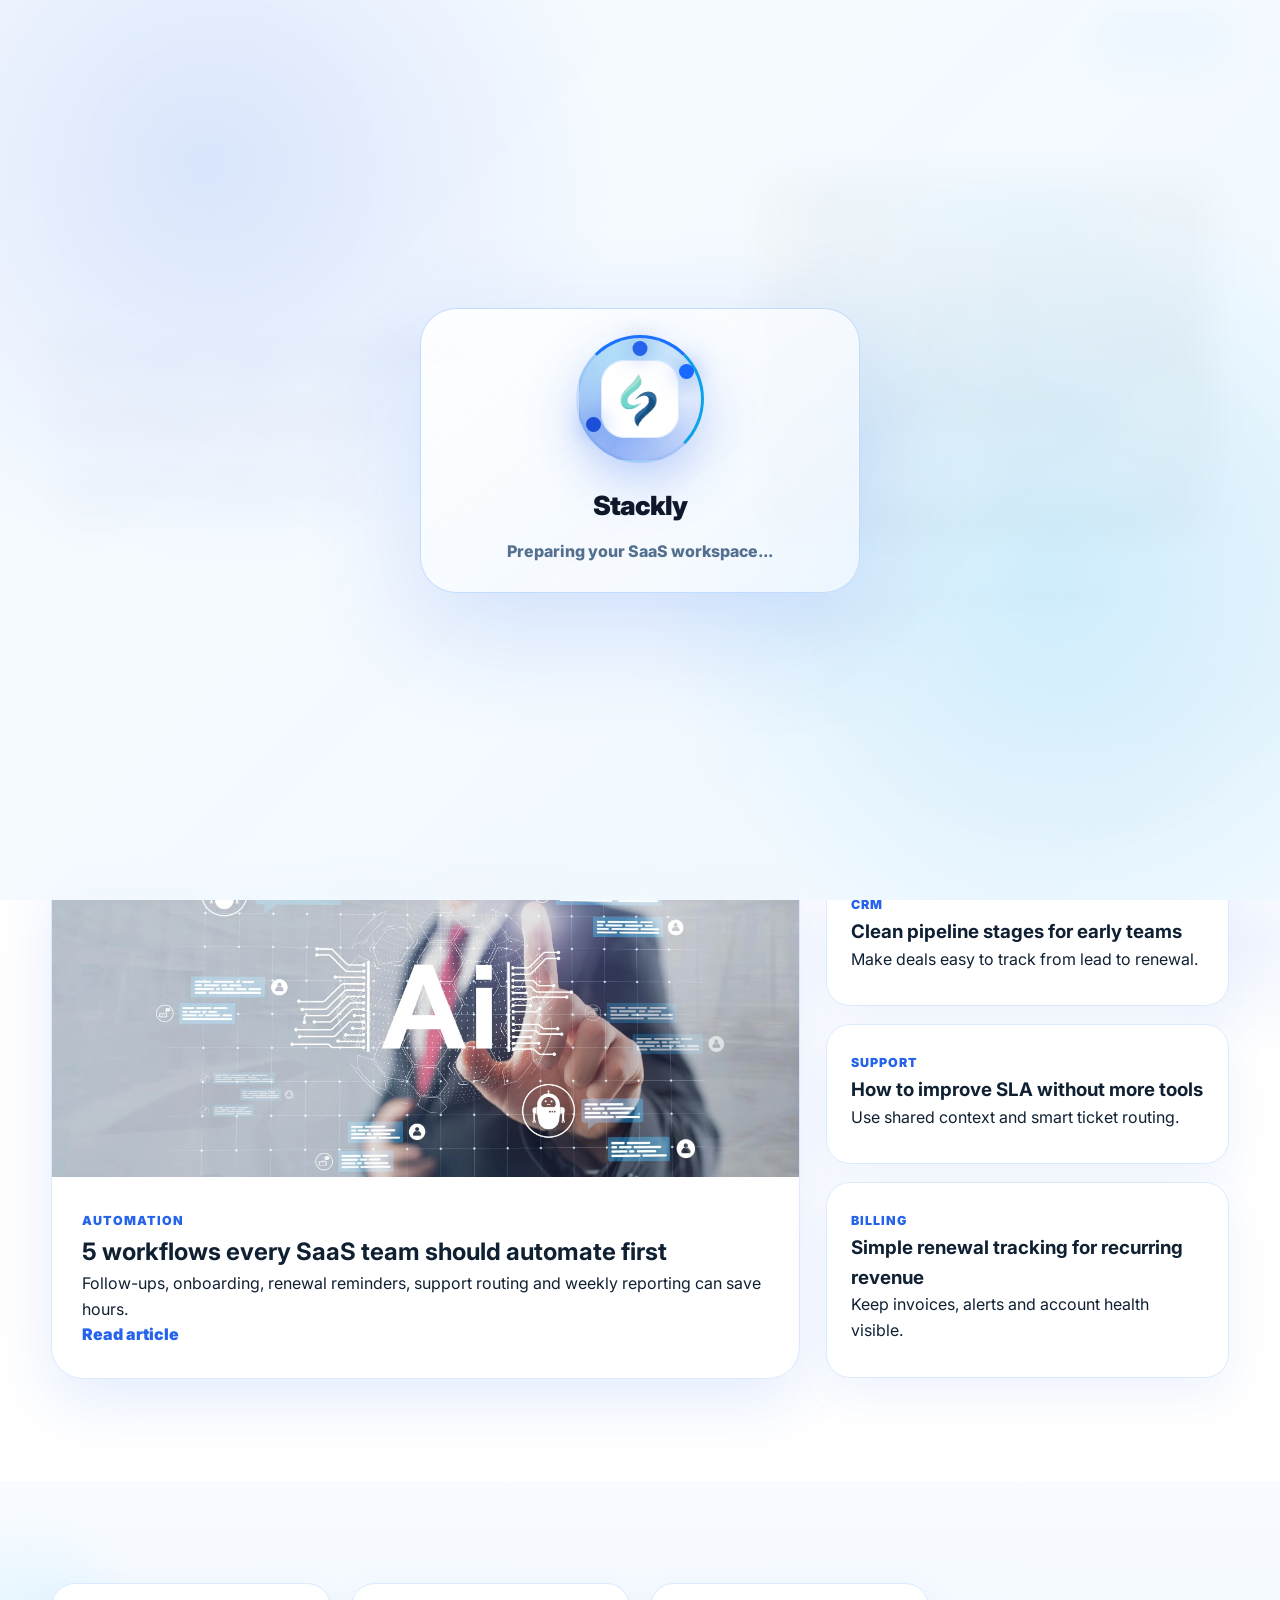
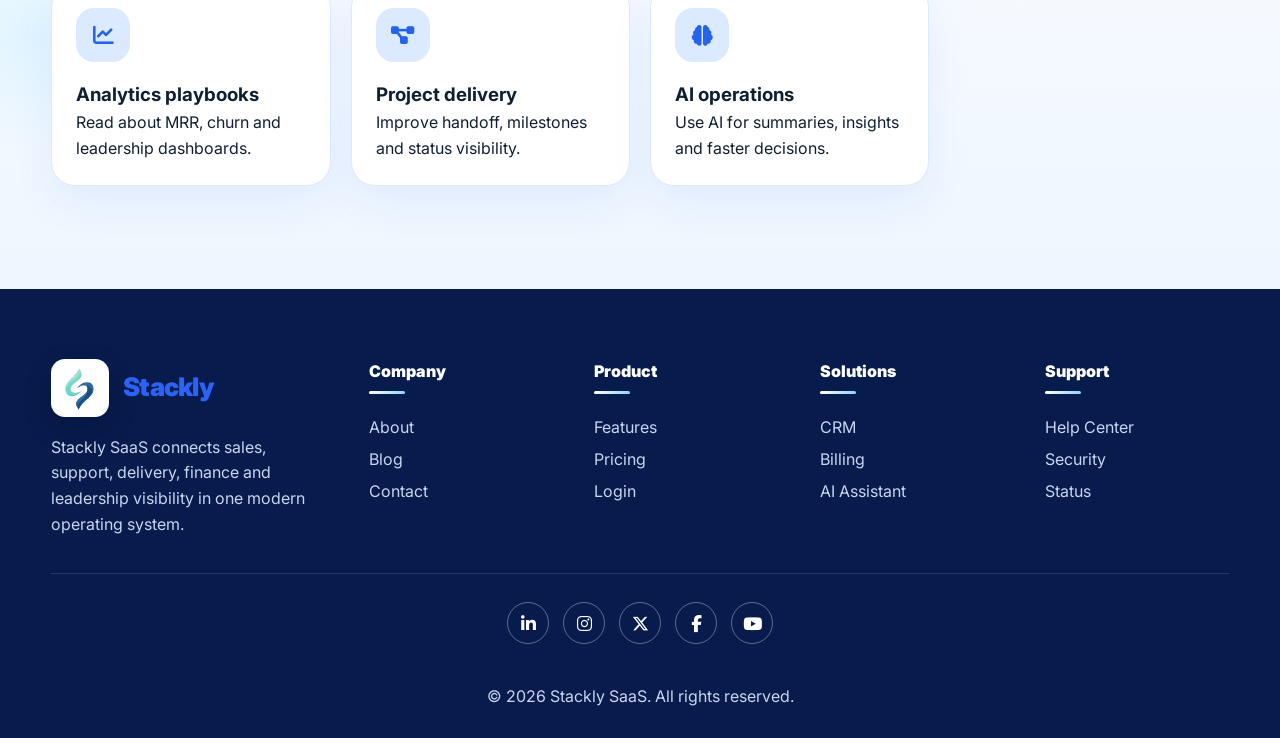
<file: blog.html>
<!DOCTYPE html>
<html lang="en"><head><meta charset="utf-8"/><meta content="width=device-width, initial-scale=1.0" name="viewport"/><title>Stackly SaaS Blog | Startup Workflow Guides</title><link href="assets/logo/stackly-logo.webp" rel="icon"/><link href="https://fonts.googleapis.com" rel="preconnect"/><link crossorigin="" href="https://fonts.gstatic.com" rel="preconnect"/><link href="https://fonts.googleapis.com/css2?family=Inter:wght@400;500;600;700;800;900&amp;display=swap" rel="stylesheet"/><link href="https://cdnjs.cloudflare.com/ajax/libs/font-awesome/6.5.0/css/all.min.css" rel="stylesheet"/><link href="css/style.css" rel="stylesheet"/><meta content="Read Stackly SaaS articles about automation, CRM, support workflows, billing and startup operations." name="description"/><meta content="Stackly SaaS, CRM software, billing insights, startup dashboard, SaaS analytics, support desk, automation platform, Salem SaaS" name="keywords"/><meta content="Stackly SaaS" name="author"/><meta content="Stackly SaaS Blog | Startup Workflow Guides" property="og:title"/><meta content="Read Stackly SaaS articles about automation, CRM, support workflows, billing and startup operations." property="og:description"/><meta content="website" property="og:type"/><meta content="assets/logo/stackly-logo.webp" property="og:image"/><meta content="#1769ff" name="theme-color"/></head><body class="page-blog"><header class="header"><div class="container nav"><a class="logo" href="index.html"><img alt="Stackly SaaS logo" decoding="async" src="assets/logo/stackly-logo.webp"/><span class="logo-text">Stackly</span></a><ul class="nav-links" id="primary-navigation"><li><a href="index.html">Home</a></li><li><a href="about.html">About</a></li><li><a href="features.html">Features</a></li><li><a href="pricing.html">Pricing</a></li><li><a href="blog.html">Blog</a></li><li><a href="contact.html">Contact</a></li></ul><div class="nav-actions"><a class="btn btn-light" href="login.html">Login</a><a class="btn btn-primary" href="signup.html">Get Started</a><button aria-controls="primary-navigation" aria-expanded="false" aria-label="Open navigation menu" class="hamburger" type="button"><i class="fa-solid fa-bars"></i></button></div></div></header>
<main class="unique-page blog-unique">
<section class="blog-hero unique-hero">
<div class="container blog-hero-grid">
<div class="reveal-left"><span class="eyebrow">SaaS Blog</span><h1>Ideas for building better SaaS operations.</h1><p>Practical content about CRM, automation, support, billing, dashboards and startup workflows.</p></div>
<div class="blog-featured reveal-right"><img alt="Startup team working on SaaS workflow" decoding="async" loading="lazy" src="assets/images/Startup workflow Team.webp"/><span>Featured</span><h3>How connected workflows reduce startup chaos</h3></div>
</div>
</section>
<section class="section blog-layout-section">
<div class="container blog-layout">
<article class="blog-main-card reveal"><img alt="Smart automation workflow dashboard" decoding="async" loading="lazy" src="assets/images/Smart Automation.webp"/><div><span>Automation</span><h2>5 workflows every SaaS team should automate first</h2><p>Follow-ups, onboarding, renewal reminders, support routing and weekly reporting can save hours.</p><a href="404.html">Read article</a></div></article>
<div class="blog-side-list">
<article class="reveal"><span><a href="404.html">CRM</a></span><h3>Clean pipeline stages for early teams</h3><p>Make deals easy to track from lead to renewal.</p></article>
<article class="reveal"><span>Support</span><h3>How to improve SLA without more tools</h3><p>Use shared context and smart ticket routing.</p></article>
<article class="reveal"><span><a href="404.html">Billing</a></span><h3>Simple renewal tracking for recurring revenue</h3><p>Keep invoices, alerts and account health visible.</p></article>
</div>
</div>
</section>
<section class="section soft blog-cards-section">
<div class="container blog-topic-grid"><div><i class="fa-solid fa-chart-line"></i><h3>Analytics playbooks</h3><p>Read about MRR, churn and leadership dashboards.</p></div><div><i class="fa-solid fa-diagram-project"></i><h3>Project delivery</h3><p>Improve handoff, milestones and status visibility.</p></div><div><i class="fa-solid fa-brain"></i><h3>AI operations</h3><p>Use AI for summaries, insights and faster decisions.</p></div></div>
</section>
</main>
<footer class="footer"><div class="container footer-grid"><div><div class="footer-brand"><img alt="Stackly SaaS logo" decoding="async" src="assets/logo/stackly-logo.webp"/><span>Stackly</span></div><p>Stackly SaaS connects sales, support, delivery, finance and leadership visibility in one modern operating system.</p></div><div><h4>Company</h4><p><a href="about.html">About</a></p><p><a href="blog.html">Blog</a></p><p><a href="contact.html">Contact</a></p></div><div><h4>Product</h4><p><a href="features.html">Features</a></p><p><a href="pricing.html">Pricing</a></p><p><a href="login.html">Login</a></p></div><div><h4>Solutions</h4><p><a href="404.html">CRM</a></p><p><a href="404.html">Billing</a></p><p><a href="404.html">AI Assistant</a></p></div><div><h4>Support</h4><p><a href="404.html">Help Center</a></p><p><a href="404.html">Security</a></p><p><a href="404.html">Status</a></p></div></div><div aria-label="Social media links" class="footer-social"><a aria-label="LinkedIn" href="404.html"><i class="fa-brands fa-linkedin-in"></i></a><a aria-label="Instagram" href="404.html"><i class="fa-brands fa-instagram"></i></a><a aria-label="Twitter" href="404.html"><i class="fa-brands fa-x-twitter"></i></a><a aria-label="Facebook" href="404.html"><i class="fa-brands fa-facebook-f"></i></a><a aria-label="YouTube" href="404.html"><i class="fa-brands fa-youtube"></i></a></div><div class="container footer-bottom">© 2026 Stackly SaaS. All rights reserved.</div>


</footer><script src="js/script.js"></script></body></html>
</file>
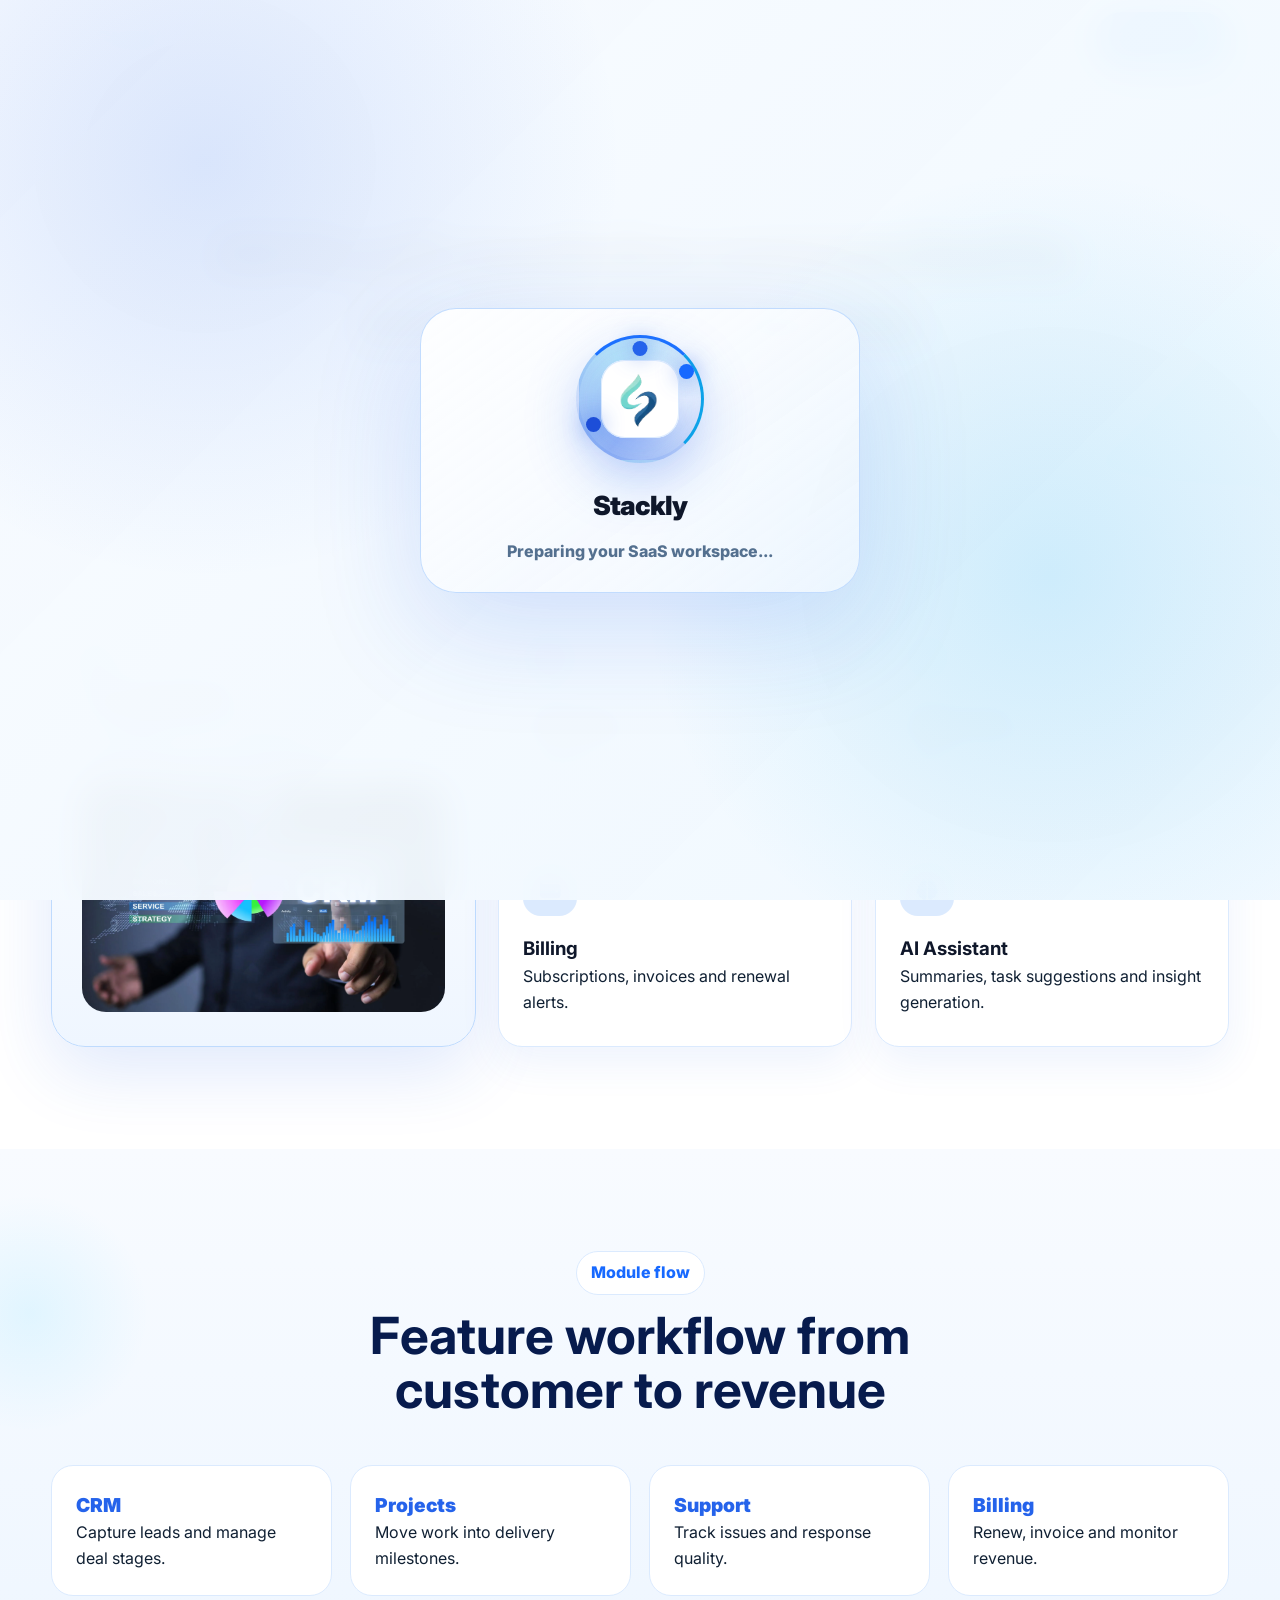
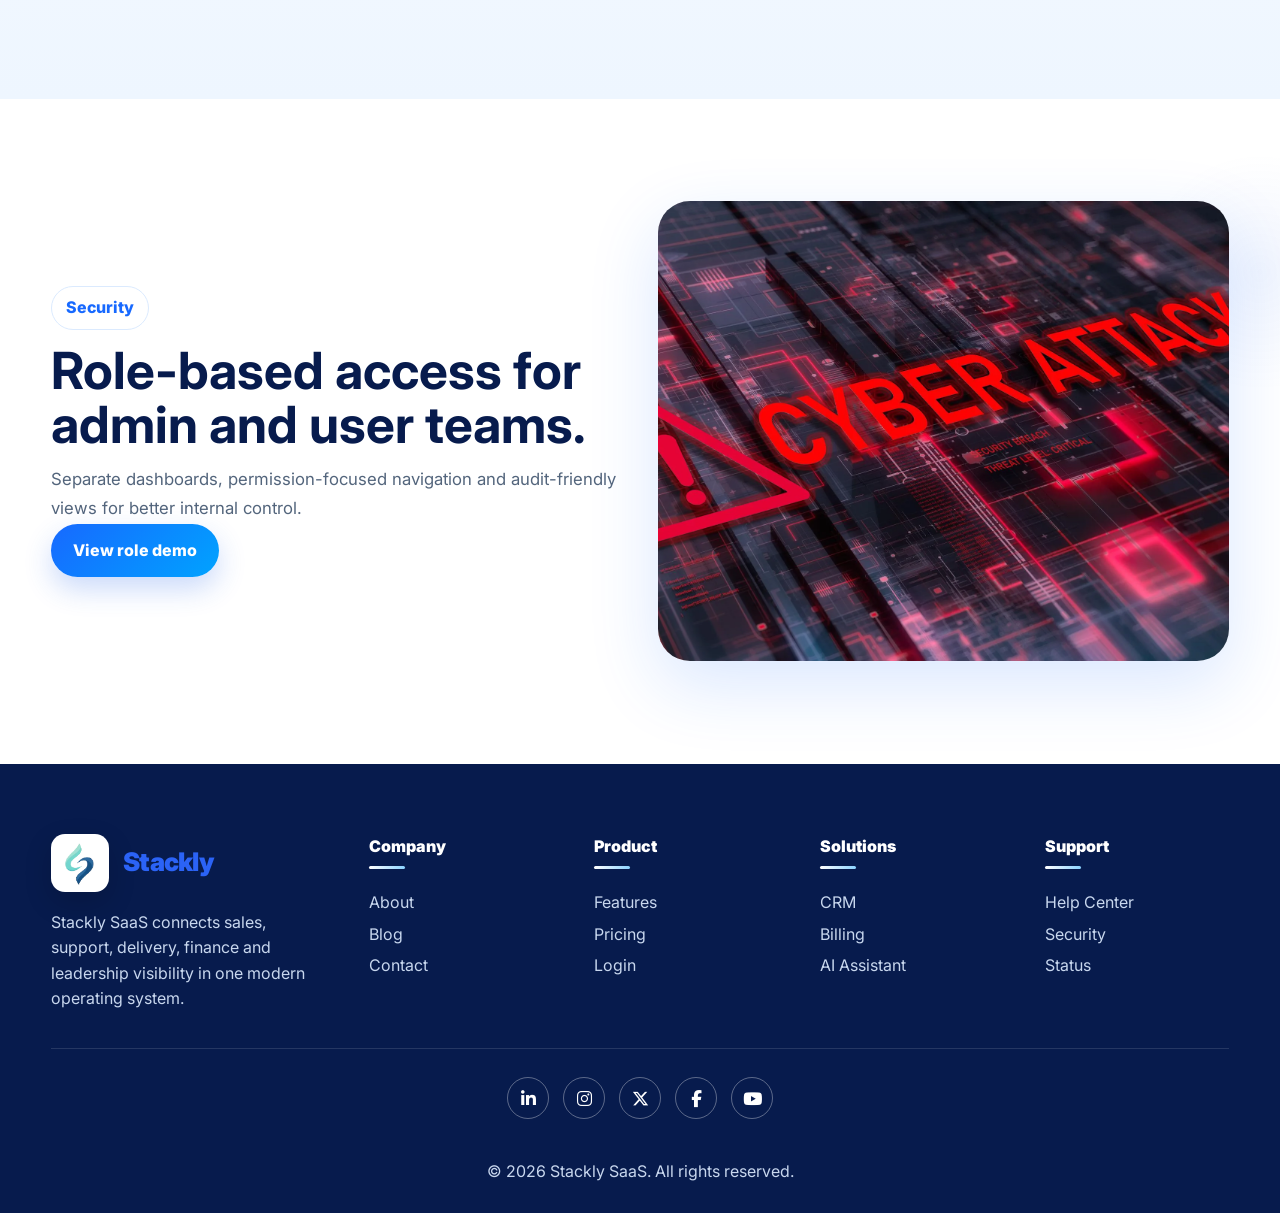
<file: features.html>
<!DOCTYPE html>
<html lang="en"><head><meta charset="utf-8"/><meta content="width=device-width, initial-scale=1.0" name="viewport"/><title>Stackly SaaS Features | CRM, Automation &amp; Analytics</title><link href="assets/logo/stackly-logo.webp" rel="icon"/><link href="https://fonts.googleapis.com" rel="preconnect"/><link crossorigin="" href="https://fonts.gstatic.com" rel="preconnect"/><link href="https://fonts.googleapis.com/css2?family=Inter:wght@400;500;600;700;800;900&amp;display=swap" rel="stylesheet"/><link href="https://cdnjs.cloudflare.com/ajax/libs/font-awesome/6.5.0/css/all.min.css" rel="stylesheet"/><link href="css/style.css" rel="stylesheet"/><meta content="Explore Stackly SaaS features including CRM, live analytics, support desk, billing insights, projects and AI assistant modules." name="description"/><meta content="Stackly SaaS, CRM software, billing insights, startup dashboard, SaaS analytics, support desk, automation platform, Salem SaaS" name="keywords"/><meta content="Stackly SaaS" name="author"/><meta content="Stackly SaaS Features | CRM, Automation &amp; Analytics" property="og:title"/><meta content="Explore Stackly SaaS features including CRM, live analytics, support desk, billing insights, projects and AI assistant modules." property="og:description"/><meta content="website" property="og:type"/><meta content="assets/logo/stackly-logo.webp" property="og:image"/><meta content="#1769ff" name="theme-color"/></head><body class="page-features"><header class="header"><div class="container nav"><a class="logo" href="index.html"><img alt="Stackly SaaS logo" decoding="async" src="assets/logo/stackly-logo.webp"/><span class="logo-text">Stackly</span></a><ul class="nav-links" id="primary-navigation"><li><a href="index.html">Home</a></li><li><a href="about.html">About</a></li><li><a href="features.html">Features</a></li><li><a href="pricing.html">Pricing</a></li><li><a href="blog.html">Blog</a></li><li><a href="contact.html">Contact</a></li></ul><div class="nav-actions"><a class="btn btn-light" href="login.html">Login</a><a class="btn btn-primary" href="signup.html">Get Started</a><button aria-controls="primary-navigation" aria-expanded="false" aria-label="Open navigation menu" class="hamburger" type="button"><i class="fa-solid fa-bars"></i></button></div></div></header>
<main class="unique-page features-unique">
<section class="features-hero unique-hero">
<div class="container reveal">
<span class="eyebrow">Product Features</span>
<h1>All SaaS modules connected in one fast workspace.</h1>
<p>From lead capture to billing renewal, Stackly keeps teams aligned with live dashboards, automation and role-based visibility.</p>
</div>
</section>
<section class="section feature-showcase">
<div class="container feature-mosaic">
<div class="feature-big reveal-left"><i class="fa-solid fa-chart-line"></i><h2>Live Analytics</h2><p>Track MRR, churn, conversion, support SLA and productivity in clean dashboards.</p><img alt="analytics" decoding="async" loading="lazy" src="assets/images/Live Analytics.webp"/></div>
<div class="feature-tile reveal"><i class="fa-solid fa-robot"></i><h3>Automation</h3><p>Smart follow-ups, task routing and reminders.</p></div>
<div class="feature-tile reveal"><i class="fa-solid fa-headset"></i><h3>Support Desk</h3><p>Tickets, SLA and customer satisfaction reports.</p></div>
<div class="feature-tile reveal"><i class="fa-solid fa-wallet"></i><h3><a href="404.html">Billing</a></h3><p>Subscriptions, invoices and renewal alerts.</p></div>
<div class="feature-tile reveal"><i class="fa-solid fa-brain"></i><h3><a href="404.html">AI Assistant</a></h3><p>Summaries, task suggestions and insight generation.</p></div>
</div>
</section>
<section class="section soft module-roadmap">
<div class="container">
<div class="center-head"><span class="eyebrow">Module flow</span><h2 class="section-title">Feature workflow from customer to revenue</h2></div>
<div class="roadmap-line">
<div><span><a href="404.html">CRM</a></span><p>Capture leads and manage deal stages.</p></div>
<div><span>Projects</span><p>Move work into delivery milestones.</p></div>
<div><span>Support</span><p>Track issues and response quality.</p></div>
<div><span><a href="404.html">Billing</a></span><p>Renew, invoice and monitor revenue.</p></div>
</div>
</div>
</section>
<section class="section feature-security">
<div class="container grid-2">
<div class="reveal-left"><span class="eyebrow"><a href="404.html">Security</a></span><h2 class="section-title">Role-based access for admin and user teams.</h2><p class="section-lead">Separate dashboards, permission-focused navigation and audit-friendly views for better internal control.</p><a class="btn btn-primary" href="login.html">View role demo</a></div>
<img alt="secure dashboard" class="split-img reveal-right" decoding="async" loading="lazy" src="assets/images/Security.webp"/>
</div>
</section>
</main>
<footer class="footer"><div class="container footer-grid"><div><div class="footer-brand"><img alt="Stackly SaaS logo" decoding="async" src="assets/logo/stackly-logo.webp"/><span>Stackly</span></div><p>Stackly SaaS connects sales, support, delivery, finance and leadership visibility in one modern operating system.</p></div><div><h4>Company</h4><p><a href="about.html">About</a></p><p><a href="blog.html">Blog</a></p><p><a href="contact.html">Contact</a></p></div><div><h4>Product</h4><p><a href="features.html">Features</a></p><p><a href="pricing.html">Pricing</a></p><p><a href="login.html">Login</a></p></div><div><h4>Solutions</h4><p><a href="404.html">CRM</a></p><p><a href="404.html">Billing</a></p><p><a href="404.html">AI Assistant</a></p></div><div><h4>Support</h4><p><a href="404.html">Help Center</a></p><p><a href="404.html">Security</a></p><p><a href="404.html">Status</a></p></div></div><div aria-label="Social media links" class="footer-social"><a aria-label="LinkedIn" href="404.html"><i class="fa-brands fa-linkedin-in"></i></a><a aria-label="Instagram" href="404.html"><i class="fa-brands fa-instagram"></i></a><a aria-label="Twitter" href="404.html"><i class="fa-brands fa-x-twitter"></i></a><a aria-label="Facebook" href="404.html"><i class="fa-brands fa-facebook-f"></i></a><a aria-label="YouTube" href="404.html"><i class="fa-brands fa-youtube"></i></a></div><div class="container footer-bottom">© 2026 Stackly SaaS. All rights reserved.</div>


</footer><script src="js/script.js"></script></body></html>
</file>
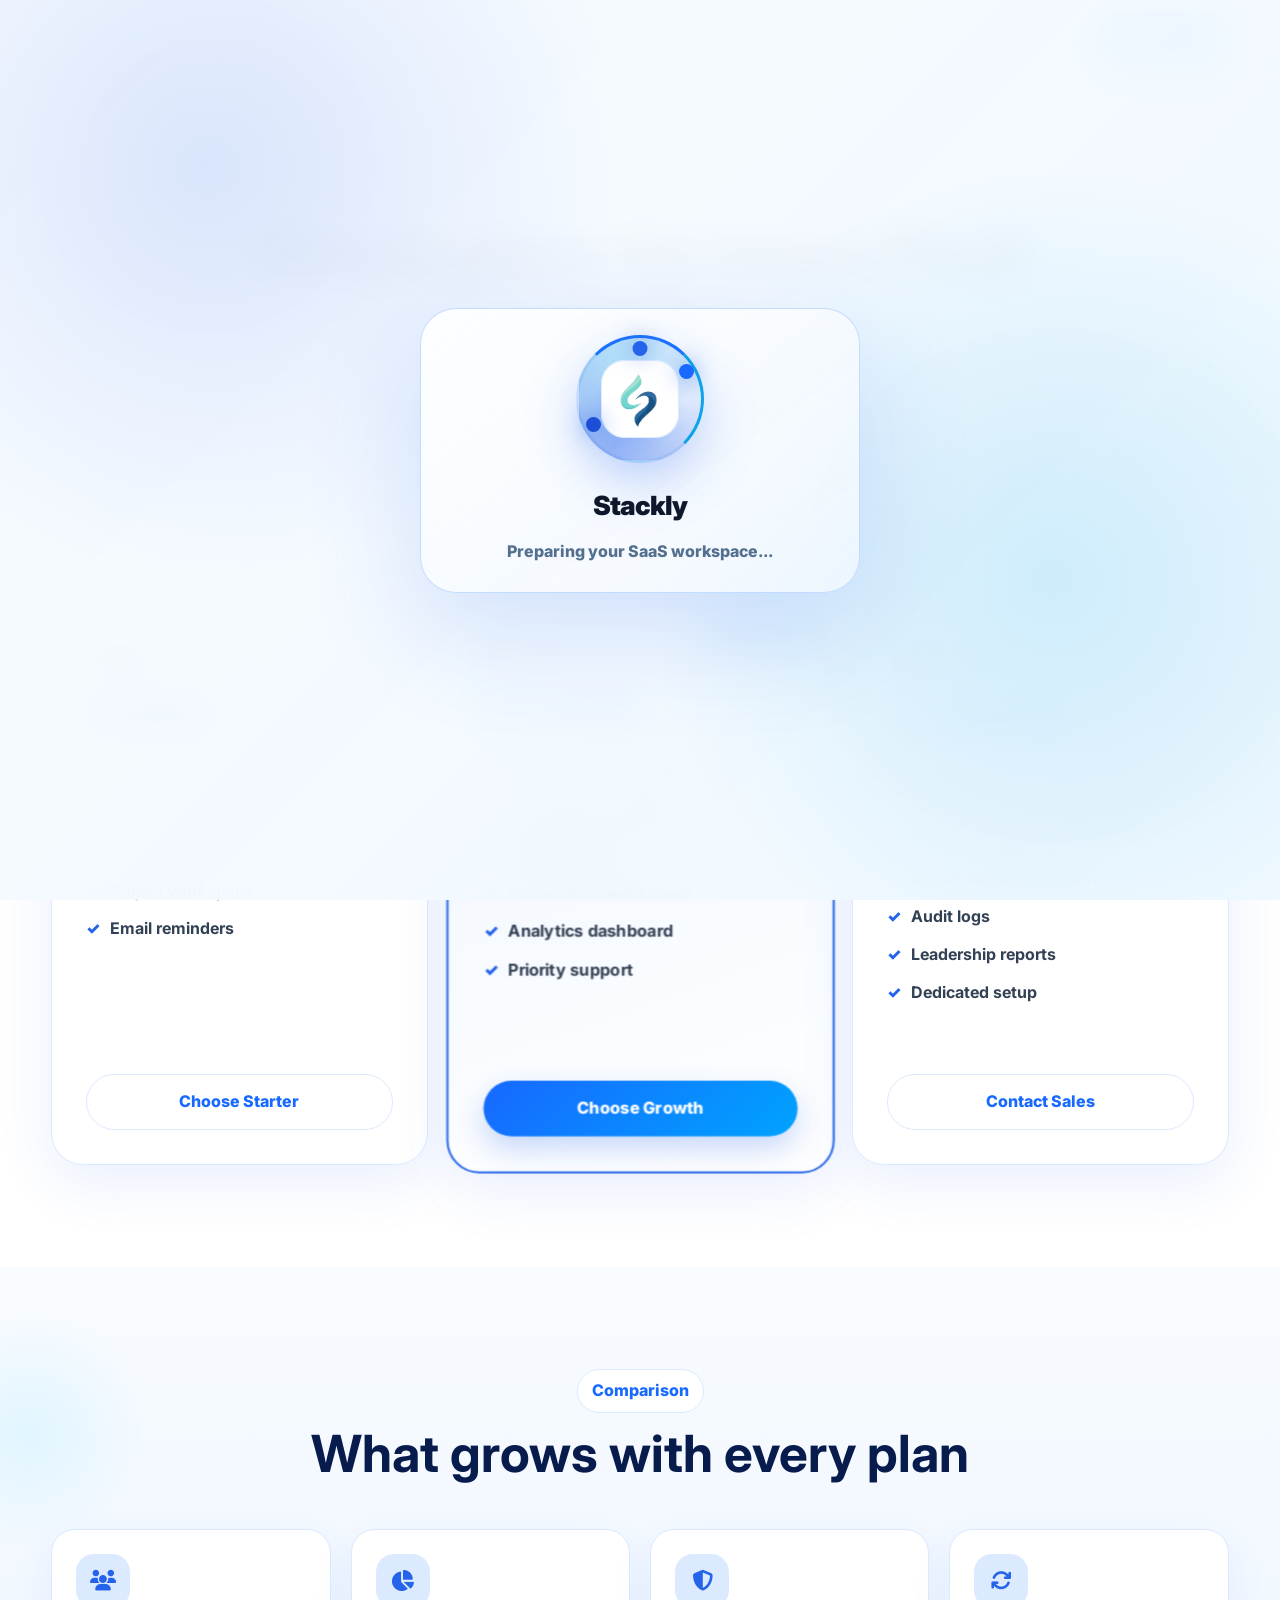
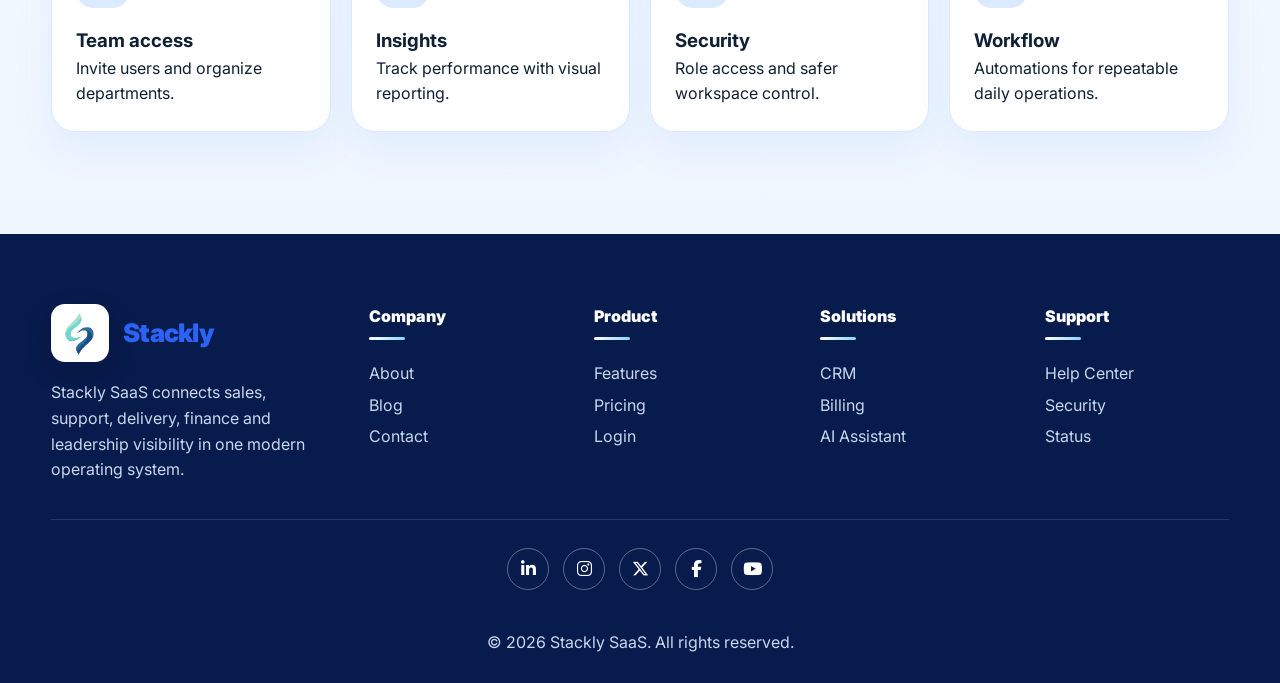
<file: pricing.html>
<!DOCTYPE html>
<html lang="en"><head><meta charset="utf-8"/><meta content="width=device-width, initial-scale=1.0" name="viewport"/><title>Stackly SaaS Pricing | Starter, Growth &amp; Enterprise</title><link href="assets/logo/stackly-logo.webp" rel="icon"/><link href="https://fonts.googleapis.com" rel="preconnect"/><link crossorigin="" href="https://fonts.gstatic.com" rel="preconnect"/><link href="https://fonts.googleapis.com/css2?family=Inter:wght@400;500;600;700;800;900&amp;display=swap" rel="stylesheet"/><link href="https://cdnjs.cloudflare.com/ajax/libs/font-awesome/6.5.0/css/all.min.css" rel="stylesheet"/><link href="css/style.css" rel="stylesheet"/><meta content="Compare Stackly SaaS pricing plans for starter teams, growing startups and enterprise workflow operations." name="description"/><meta content="Stackly SaaS, CRM software, billing insights, startup dashboard, SaaS analytics, support desk, automation platform, Salem SaaS" name="keywords"/><meta content="Stackly SaaS" name="author"/><meta content="Stackly SaaS Pricing | Starter, Growth &amp; Enterprise" property="og:title"/><meta content="Compare Stackly SaaS pricing plans for starter teams, growing startups and enterprise workflow operations." property="og:description"/><meta content="website" property="og:type"/><meta content="assets/logo/stackly-logo.webp" property="og:image"/><meta content="#1769ff" name="theme-color"/></head><body class="page-pricing"><header class="header"><div class="container nav"><a class="logo" href="index.html"><img alt="Stackly SaaS logo" decoding="async" src="assets/logo/stackly-logo.webp"/><span class="logo-text">Stackly</span></a><ul class="nav-links" id="primary-navigation"><li><a href="index.html">Home</a></li><li><a href="about.html">About</a></li><li><a href="features.html">Features</a></li><li><a href="pricing.html">Pricing</a></li><li><a href="blog.html">Blog</a></li><li><a href="contact.html">Contact</a></li></ul><div class="nav-actions"><a class="btn btn-light" href="login.html">Login</a><a class="btn btn-primary" href="signup.html">Get Started</a><button aria-controls="primary-navigation" aria-expanded="false" aria-label="Open navigation menu" class="hamburger" type="button"><i class="fa-solid fa-bars"></i></button></div></div></header>
<main class="unique-page pricing-unique">
<section class="pricing-hero unique-hero">
<div class="container reveal">
<span class="eyebrow">Pricing</span>
<h1>Simple plans for every SaaS team.</h1>
<p>Start with the modules you need today and scale into automation, security and enterprise reporting.</p>
</div>
</section>
<section class="section pricing-modern">
<div class="container pricing-modern-grid">
<div class="price-card-clean reveal"><span class="plan-label">Starter</span><h2>₹999</h2><p>For small teams getting organized.</p><ul><li>CRM dashboard</li><li>Basic support tracking</li><li>Project workspace</li><li>Email reminders</li></ul><a class="btn btn-light" href="login.html">Choose Starter</a></div>
<div class="price-card-clean featured reveal"><span class="popular">Most popular</span><span class="plan-label">Growth</span><h2>₹2499</h2><p>For startups scaling sales and support.</p><ul><li>Everything in Starter</li><li>Billing insights</li><li>Automation workflows</li><li>Analytics dashboard</li><li>Priority support</li></ul><a class="btn btn-primary" href="login.html">Choose Growth</a></div>
<div class="price-card-clean reveal"><span class="plan-label">Enterprise</span><h2>Custom</h2><p>For advanced security and workflow needs.</p><ul><li>Custom modules</li><li>Advanced access control</li><li>Audit logs</li><li>Leadership reports</li><li>Dedicated setup</li></ul><a class="btn btn-light" href="contact.html">Contact Sales</a></div>
</div>
</section>
<section class="section pricing-compare soft">
<div class="container">
<div class="center-head"><span class="eyebrow">Comparison</span><h2 class="section-title">What grows with every plan</h2></div>
<div class="compare-grid"><div><i class="fa-solid fa-users"></i><h3>Team access</h3><p>Invite users and organize departments.</p></div><div><i class="fa-solid fa-chart-pie"></i><h3>Insights</h3><p>Track performance with visual reporting.</p></div><div><i class="fa-solid fa-shield-halved"></i><h3><a href="404.html">Security</a></h3><p>Role access and safer workspace control.</p></div><div><i class="fa-solid fa-arrows-rotate"></i><h3>Workflow</h3><p>Automations for repeatable daily operations.</p></div></div>
</div>
</section>
</main>
<footer class="footer"><div class="container footer-grid"><div><div class="footer-brand"><img alt="Stackly SaaS logo" decoding="async" src="assets/logo/stackly-logo.webp"/><span>Stackly</span></div><p>Stackly SaaS connects sales, support, delivery, finance and leadership visibility in one modern operating system.</p></div><div><h4>Company</h4><p><a href="about.html">About</a></p><p><a href="blog.html">Blog</a></p><p><a href="contact.html">Contact</a></p></div><div><h4>Product</h4><p><a href="features.html">Features</a></p><p><a href="pricing.html">Pricing</a></p><p><a href="login.html">Login</a></p></div><div><h4>Solutions</h4><p><a href="404.html">CRM</a></p><p><a href="404.html">Billing</a></p><p><a href="404.html">AI Assistant</a></p></div><div><h4>Support</h4><p><a href="404.html">Help Center</a></p><p><a href="404.html">Security</a></p><p><a href="404.html">Status</a></p></div></div><div aria-label="Social media links" class="footer-social"><a aria-label="LinkedIn" href="404.html"><i class="fa-brands fa-linkedin-in"></i></a><a aria-label="Instagram" href="404.html"><i class="fa-brands fa-instagram"></i></a><a aria-label="Twitter" href="404.html"><i class="fa-brands fa-x-twitter"></i></a><a aria-label="Facebook" href="404.html"><i class="fa-brands fa-facebook-f"></i></a><a aria-label="YouTube" href="404.html"><i class="fa-brands fa-youtube"></i></a></div><div class="container footer-bottom">© 2026 Stackly SaaS. All rights reserved.</div>


</footer><script src="js/script.js"></script></body></html>
</file>
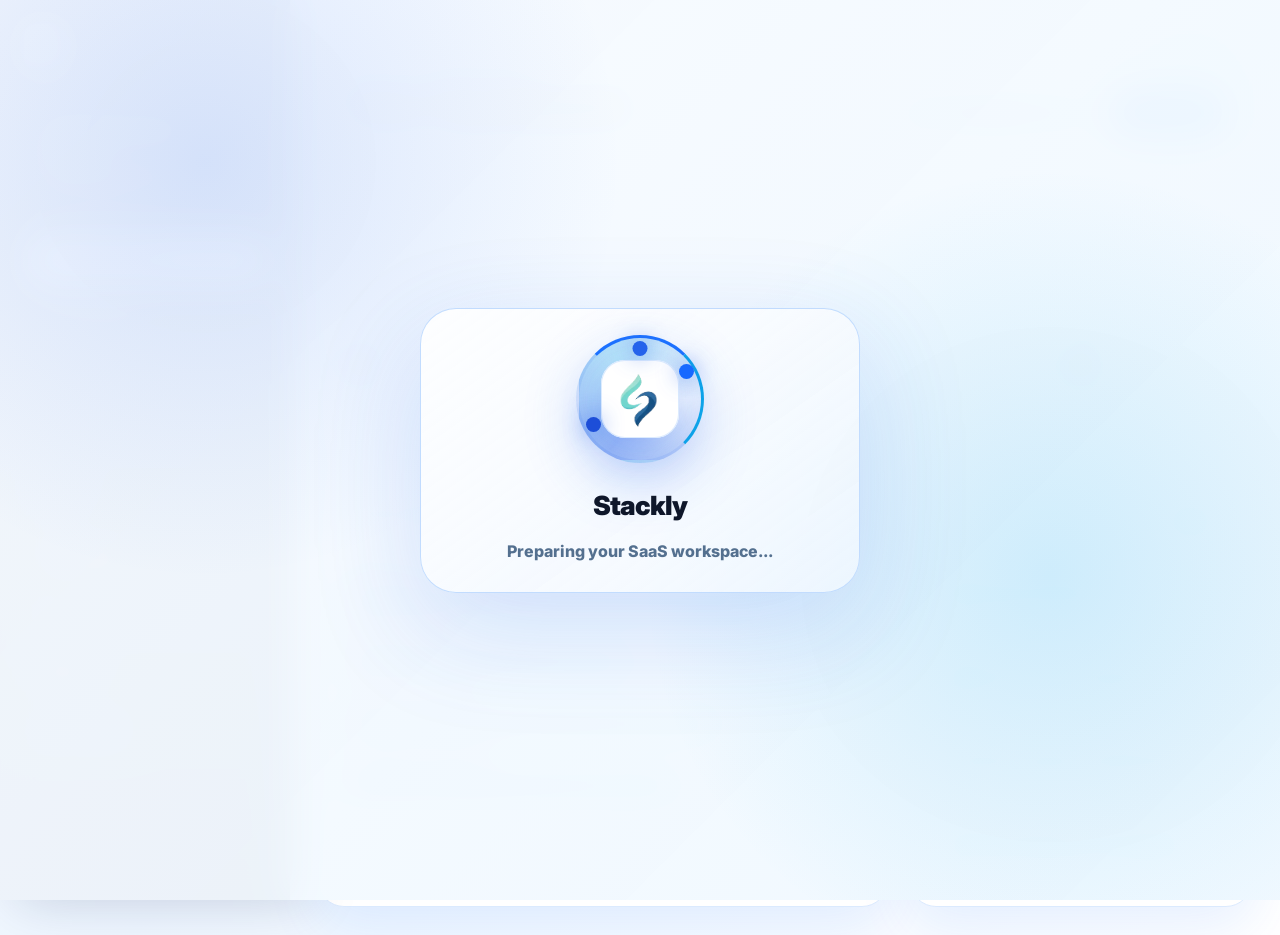
<file: user-dashboard.html>
<!DOCTYPE html>

<html lang="en">
<head>
<meta charset="utf-8"/>
<meta content="width=device-width, initial-scale=1.0" name="viewport"/>
<title>User Dashboard | Stackly SaaS</title>
<link href="assets/logo/stackly-logo.webp" rel="icon"/>
<link href="https://fonts.googleapis.com" rel="preconnect"/>
<link crossorigin="" href="https://fonts.gstatic.com" rel="preconnect"/>
<link href="https://fonts.googleapis.com/css2?family=Inter:wght@400;500;600;700;800;900&amp;display=swap" rel="stylesheet"/>
<link href="https://cdnjs.cloudflare.com/ajax/libs/font-awesome/6.5.0/css/all.min.css" rel="stylesheet"/>
<link href="css/style.css" rel="stylesheet"/>
<meta content="Stackly user dashboard for tasks, projects, CRM, support, billing and profile management." name="description"/><meta content="Stackly SaaS, CRM software, billing insights, startup dashboard, SaaS analytics, support desk, automation platform, Salem SaaS" name="keywords"/><meta content="Stackly SaaS" name="author"/><meta content="User Dashboard | Stackly SaaS" property="og:title"/><meta content="Stackly user dashboard for tasks, projects, CRM, support, billing and profile management." property="og:description"/><meta content="website" property="og:type"/><meta content="assets/logo/stackly-logo.webp" property="og:image"/><meta content="#1769ff" name="theme-color"/></head>
<body class="dashboard-page user-dashboard">
<aside class="dash-sidebar user-side" id="dashboard-sidebar">
<a class="dash-logo" href="index.html">
<img alt="Stackly SaaS logo" decoding="async" src="assets/logo/stackly-logo.webp"/>
<span>Stackly</span>
</a>
<div class="dash-user">
<small>User Workspace</small>
<strong id="dashName">Dhamu</strong>
<span id="dashEmail">dhamu@gmail.com</span>
</div>
<nav class="dash-menu">
<a class="active" data-panel="workspace"><i class="fa-solid fa-house-laptop"></i> Workspace</a>
<a data-panel="tasks"><i class="fa-solid fa-list-check"></i> My Tasks</a>
<a data-panel="projects"><i class="fa-solid fa-diagram-project"></i> Projects</a>
<a data-panel="crm"><i class="fa-solid fa-address-book"></i><a href="404.html">CRM</a></a>
<a data-panel="support"><i class="fa-solid fa-headset"></i> Support</a>
<a data-panel="billing"><i class="fa-solid fa-wallet"></i><a href="404.html">Billing</a></a>
<a data-panel="profile"><i class="fa-solid fa-user-gear"></i> Profile</a>
</nav>
</aside>
<main class="dash-main">
<header class="dash-top dash-top-premium user-top">
<div class="dash-title-wrap">
<button aria-controls="dashboard-sidebar" aria-expanded="false" aria-label="Open dashboard menu" class="dash-toggle" type="button"><i class="fa-solid fa-bars"></i></button>
<div>
<span class="dash-kicker">My Stackly Workspace</span>
<h1>User Dashboard</h1>
<p>Track your assigned work, CRM updates, support tickets, project milestones and billing status.</p>
</div>
</div>
<div class="dash-top-actions">
<div class="dash-mail-pill"><i class="fa-solid fa-user"></i><span id="topEmail">dhamu@gmail.com</span></div>
<button class="btn btn-primary logout-btn"><i class="fa-solid fa-right-from-bracket"></i> Logout</button>
</div>
</header>
<section class="dash-panel active" id="workspace">
<div class="dash-cards premium-dash-cards">
<div class="dash-stat icon-stat"><i class="fa-solid fa-list-check"></i><span>My Tasks</span><strong>18</strong><small>6 due today</small></div>
<div class="dash-stat icon-stat"><i class="fa-solid fa-folder-open"></i><span>Projects</span><strong>5</strong><small>2 in progress</small></div>
<div class="dash-stat icon-stat"><i class="fa-solid fa-ticket"></i><span>Tickets</span><strong>9</strong><small>3 awaiting reply</small></div>
<div class="dash-stat icon-stat"><i class="fa-solid fa-bell"></i><span>Updates</span><strong>42</strong><small>This week</small></div>
</div>
<div class="dashboard-layout-2">
<div class="dash-widget-box big-widget"><div class="widget-heading"><h3>Task progress</h3><span>Live</span></div><div class="progress-list"><span>CRM setup <b>80%</b></span><div><i style="width:80%"></i></div><span>Billing review <b>55%</b></span><div><i style="width:55%"></i></div><span>Support cleanup <b>72%</b></span><div><i style="width:72%"></i></div><span>Dashboard testing <b>64%</b></span><div><i style="width:64%"></i></div></div></div>
<div class="dash-widget-box"><div class="widget-heading"><h3>Today</h3><span>4 items</span></div><div class="activity-list"><p><i class="fa-solid fa-circle-check"></i> Update CRM customer notes.</p><p><i class="fa-solid fa-clock"></i> Review open support tickets.</p><p><i class="fa-solid fa-paper-plane"></i> Share project handoff status.</p><p><i class="fa-solid fa-file-invoice"></i> Verify billing invoice details.</p></div></div>
</div>
</section>
<section class="dash-panel" id="tasks">
<div class="panel-head"><h2>My Tasks</h2><p>Assigned tasks, reminders and personal follow-ups.</p></div>
<div class="task-list"><div class="task-card done"><i class="fa-solid fa-check"></i><div><h3>CRM lead notes update</h3><p>Completed today at 10:30 AM.</p></div><span>Done</span></div><div class="task-card progress"><i class="fa-solid fa-spinner"></i><div><h3>Support ticket cleanup</h3><p>Review open tickets and mark resolved items.</p></div><span>In Progress</span></div><div class="task-card pending"><i class="fa-solid fa-hourglass-half"></i><div><h3>Billing renewal check</h3><p>Check upcoming renewals and invoice status.</p></div><span>Pending</span></div></div>
</section>
<section class="dash-panel" id="projects">
<div class="panel-head"><h2>Projects</h2><p>Kanban boards, milestones and delivery status.</p></div>
<div class="kanban-grid user-kanban"><div class="kanban-col"><h3>Planning</h3><p>SaaS onboarding workflow</p><p>Dashboard UI fixes</p></div><div class="kanban-col"><h3>In Progress</h3><p>CRM module testing</p><p>Billing screen validation</p></div><div class="kanban-col"><h3>Review</h3><p>Support desk layout</p></div><div class="kanban-col"><h3>Done</h3><p>Login signup flow</p><p>Contact page map</p></div></div>
</section>
<section class="dash-panel" id="crm">
<div class="panel-head"><h2><a href="404.html">CRM</a></h2><p>Customer updates, follow-ups and meeting notes.</p></div>
<div class="table-card premium-table"><table><tr><th>Customer</th><th>Stage</th><th>Next Action</th><th><a href="404.html">Status</a></th></tr><tr><td>BluePeak Tech</td><td>Demo</td><td>Send proposal</td><td><span class="status pending">Follow-up</span></td></tr><tr><td>Nova Retail</td><td>Qualified</td><td>Book call</td><td><span class="status active">Active</span></td></tr><tr><td>CloudBridge</td><td>Onboarding</td><td>Collect setup details</td><td><span class="status active">Active</span></td></tr></table></div>
</section>
<section class="dash-panel" id="support">
<div class="panel-head"><h2>Support</h2><p>Ticket updates, SLA and response history.</p></div>
<div class="support-grid"><div class="support-ticket high"><h3>Urgent</h3><strong>3</strong><p>Login and payment issues</p></div><div class="support-ticket medium"><h3>Assigned</h3><strong>9</strong><p>Need reply from user</p></div><div class="support-ticket low"><h3>Resolved</h3><strong>28</strong><p>This week</p></div></div>
</section>
<section class="dash-panel" id="billing">
<div class="panel-head"><h2><a href="404.html">Billing</a></h2><p>Your invoices, plan usage and renewal reminders.</p></div>
<div class="dash-cards small-cards"><div class="dash-stat"><span>Current Plan</span><strong>Growth</strong><small>₹2,499/month</small></div><div class="dash-stat"><span>Next Renewal</span><strong>28 May</strong><small>Auto reminder enabled</small></div><div class="dash-stat"><span>Invoices</span><strong>12</strong><small>11 paid</small></div></div>
<div class="table-card premium-table"><table><tr><th>Invoice</th><th>Amount</th><th>Date</th><th><a href="404.html">Status</a></th></tr><tr><td>INV-1024</td><td>₹2,499</td><td>26 May</td><td><span class="status active">Paid</span></td></tr><tr><td>INV-1025</td><td>₹2,499</td><td>28 Jun</td><td><span class="status pending">Upcoming</span></td></tr></table></div>
</section>
<section class="dash-panel" id="profile">
<div class="panel-head"><h2>Profile</h2><p>Account details, notification preferences and security.</p></div>
<div class="settings-grid"><div><i class="fa-solid fa-user"></i><h3>Personal Info</h3><p>Name, email and role details are stored locally for this static project.</p></div><div><i class="fa-solid fa-bell"></i><h3>Notifications</h3><p>Email reminders for tasks, tickets and renewals.</p></div><div><i class="fa-solid fa-lock"></i><h3>Password</h3><p>Static demo password field for frontend UI practice.</p></div></div>
</section>
</main>
<script src="js/script.js"></script>
</body>
</html>
</file>
<file: css/style.css>
:root{
  --blue:#1769ff;--blue2:#00a3ff;--navy:#071b4d;--text:#102033;--muted:#64748b;--soft:#f4f8ff;--line:#dbeafe;--white:#fff;--shadow:0 24px 70px rgba(23,105,255,.16);--radius:28px;
}
*{box-sizing:border-box;margin:0;padding:0}html{scroll-behavior:smooth}body{font-family:'Inter',system-ui,-apple-system,Segoe UI,sans-serif;color:var(--text);background:#fff;line-height:1.6;overflow-x:hidden}a{text-decoration:none;color:inherit}img{max-width:100%;display:block}.container{width:min(1180px,92%);margin:auto}.section{padding:96px 0}.eyebrow{display:inline-flex;align-items:center;gap:8px;padding:8px 14px;border:1px solid var(--line);border-radius:999px;color:var(--blue);font-weight:800;background:#fff}.section-title{font-size:clamp(2rem,4vw,3.4rem);line-height:1.05;color:var(--navy);margin:14px 0}.section-lead{color:var(--muted);font-size:1.05rem;max-width:720px}.btn{display:inline-flex;align-items:center;justify-content:center;gap:10px;padding:14px 22px;border-radius:999px;font-weight:800;transition:.3s ease}.btn-primary{background:linear-gradient(135deg,var(--blue),var(--blue2));color:#fff;box-shadow:0 18px 35px rgba(23,105,255,.28)}.btn-primary:hover{transform:translateY(-3px);box-shadow:0 25px 45px rgba(23,105,255,.38)}.btn-light{background:#fff;color:var(--blue);border:1px solid var(--line)}.btn-light:hover{transform:translateY(-3px);box-shadow:var(--shadow)}
.header{position:fixed;inset:0 0 auto 0;z-index:999;background:rgba(255,255,255,.86);backdrop-filter:blur(18px);border-bottom:1px solid rgba(219,234,254,.85)}.nav{height:78px;display:flex;align-items:center;justify-content:space-between}.logo img{height:48px;width:auto}.nav-links{display:flex;align-items:center;gap:30px;list-style:none}.nav-links a{font-weight:750;color:#25405f}.nav-links a:hover,.nav-links a.active{color:var(--blue)}.nav-actions{display:flex;align-items:center;gap:12px}.hamburger{display:none;border:0;background:var(--soft);border-radius:14px;padding:10px;font-size:22px;color:var(--navy)}
.hero{position:relative;min-height:100vh;display:flex;align-items:center;padding:130px 0 80px;background:radial-gradient(circle at 15% 20%,#dff1ff 0,transparent 26%),radial-gradient(circle at 88% 10%,#e5edff 0,transparent 30%),linear-gradient(180deg,#ffffff 0%,#f5f9ff 100%);overflow:hidden}.hero:before{content:"";position:absolute;inset:0;background-image:linear-gradient(rgba(23,105,255,.055) 1px,transparent 1px),linear-gradient(90deg,rgba(23,105,255,.055) 1px,transparent 1px);background-size:42px 42px;mask-image:linear-gradient(to bottom,#000,transparent 75%)}.hero-grid{position:relative;display:grid;grid-template-columns:1.05fr .95fr;align-items:center;gap:52px}.hero h1{font-size:clamp(3rem,6.4vw,5.9rem);line-height:.95;letter-spacing:-.06em;color:var(--navy);margin:18px 0}.hero h1 span{background:linear-gradient(135deg,var(--blue),#00c2ff);-webkit-background-clip:text;color:transparent}.hero p{color:#52667f;font-size:1.16rem;max-width:610px}.hero-cta{display:flex;gap:14px;flex-wrap:wrap;margin:30px 0}.hero-stats{display:grid;grid-template-columns:repeat(3,1fr);gap:14px;margin-top:26px}.stat{background:#fff;border:1px solid var(--line);border-radius:22px;padding:18px;box-shadow:0 14px 35px rgba(15,50,105,.08)}.stat b{display:block;color:var(--navy);font-size:1.7rem}.stat span{color:var(--muted);font-size:.9rem}.hero-card{position:relative;border-radius:34px;padding:16px;background:linear-gradient(145deg,#fff,rgba(255,255,255,.65));box-shadow:0 35px 90px rgba(23,105,255,.24);border:1px solid #fff;animation:float 5s ease-in-out infinite}.hero-card img{height:520px;width:100%;object-fit:cover;border-radius:26px}.dashboard{position:absolute;left:-42px;bottom:38px;width:310px;background:rgba(255,255,255,.9);backdrop-filter:blur(18px);border:1px solid var(--line);border-radius:24px;padding:18px;box-shadow:var(--shadow)}.bar{height:10px;background:linear-gradient(90deg,var(--blue),var(--blue2));border-radius:20px;margin:12px 0}.bar:nth-child(2){width:85%}.bar:nth-child(3){width:62%}.bar:nth-child(4){width:74%}@keyframes float{50%{transform:translateY(-16px)}}
.logo-strip{background:#fff;border-y:1px solid var(--line);padding:24px 0}.marquee{overflow:hidden;white-space:nowrap}.marquee-track{display:inline-flex;gap:28px;animation:marquee 24s linear infinite}.brand-pill{padding:14px 28px;background:var(--soft);border:1px solid var(--line);border-radius:999px;font-weight:850;color:#315076}@keyframes marquee{to{transform:translateX(-50%)}}
.grid-3{display:grid;grid-template-columns:repeat(3,1fr);gap:24px}.grid-2{display:grid;grid-template-columns:repeat(2,1fr);gap:36px;align-items:center}.card{background:#fff;border:1px solid var(--line);border-radius:var(--radius);padding:28px;box-shadow:0 16px 50px rgba(15,50,105,.08);transition:.35s ease}.card:hover{transform:translateY(-8px);box-shadow:var(--shadow)}.image-card{padding:0;overflow:hidden}.image-card img{height:220px;width:100%;object-fit:cover}.image-card .card-body{padding:24px}.icon{width:52px;height:52px;border-radius:16px;background:linear-gradient(135deg,var(--blue),var(--blue2));display:grid;place-items:center;color:#fff;font-size:23px;margin-bottom:18px}.soft{background:linear-gradient(180deg,#f8fbff,#eef6ff)}.blue-section{background:linear-gradient(135deg,#0e4dca,#08a8ff);color:#fff}.blue-section .section-title,.blue-section .section-lead{color:#fff}.blue-section .card{background:rgba(255,255,255,.12);border-color:rgba(255,255,255,.25);color:#fff;backdrop-filter:blur(16px)}.blue-section .card p{color:#dbeafe}.split-img{border-radius:32px;box-shadow:var(--shadow);height:460px;width:100%;object-fit:cover}.feature-list{display:grid;gap:16px;margin-top:24px}.check{display:flex;gap:12px;align-items:flex-start}.check i{color:var(--blue);font-size:20px;margin-top:3px}.module-card img{height:150px;width:100%;object-fit:cover;border-radius:20px;margin-bottom:18px}.pricing{position:relative}.price-card{padding:34px}.price-card.featured{border:2px solid var(--blue);transform:scale(1.03)}.price{font-size:3rem;color:var(--navy);font-weight:900;margin:14px 0}.slider{position:relative;overflow:hidden}.slides{display:flex;transition:transform .6s ease}.slide{min-width:100%;padding:8px}.testimonial{display:grid;grid-template-columns:120px 1fr;gap:24px;align-items:center}.testimonial img{width:110px;height:110px;object-fit:cover;border-radius:999px}.slider-dots{display:flex;gap:8px;justify-content:center;margin-top:18px}.dot{width:10px;height:10px;border-radius:999px;background:#cbd5e1;border:0}.dot.active{background:var(--blue);width:28px}.page-hero{padding:150px 0 80px;background:linear-gradient(135deg,#f8fbff,#eaf4ff);text-align:center}.page-hero h1{font-size:clamp(2.6rem,5vw,4.6rem);color:var(--navy);line-height:1}.blog-grid{display:grid;grid-template-columns:repeat(3,1fr);gap:24px}.form{background:#fff;border:1px solid var(--line);border-radius:28px;padding:32px;box-shadow:var(--shadow)}.form input,.form textarea{width:100%;padding:15px 16px;margin-bottom:14px;border:1px solid #cfe0f7;border-radius:16px;font:inherit}.map{border:0;width:100%;height:420px;border-radius:28px;box-shadow:var(--shadow)}.auth-wrap{min-height:100vh;display:grid;grid-template-columns:1fr 1fr}.auth-left{background:linear-gradient(rgba(7,27,77,.55),rgba(7,27,77,.75)),url('../assets/images/startup-team.webp') center/cover;color:#fff;display:flex;align-items:end;padding:60px}.auth-right{display:grid;place-items:center;padding:40px}.auth-box{width:min(440px,100%)}.footer{background:#071b4d;color:#fff;padding:70px 0 28px}.footer-grid{display:grid;grid-template-columns:1.5fr repeat(4,1fr);gap:30px}.footer img{height:54px;margin-bottom:18px}.footer a,.footer p{color:#c8d7ee}.footer h4{margin-bottom:14px}.footer-bottom{border-top:1px solid rgba(255,255,255,.12);margin-top:36px;padding-top:22px;text-align:center;color:#c8d7ee}.reveal{opacity:0;transform:translateY(36px);transition:.8s ease}.reveal.show{opacity:1;transform:none}.reveal-left{opacity:0;transform:translateX(-36px);transition:.8s ease}.reveal-right{opacity:0;transform:translateX(36px);transition:.8s ease}.reveal-left.show,.reveal-right.show{opacity:1;transform:none}
@media(max-width:991px){.hamburger{display:block}.nav-links{position:fixed;top:78px;left:0;right:0;background:#fff;display:none;flex-direction:column;padding:24px;border-bottom:1px solid var(--line)}.nav-links.open{display:flex}.nav-actions .btn{display:none}.hero-grid,.grid-2,.auth-wrap{grid-template-columns:1fr}.hero{text-align:center}.hero p,.section-lead{margin-inline:auto}.hero-cta{justify-content:center}.hero-stats{grid-template-columns:1fr}.dashboard{position:relative;left:auto;bottom:auto;width:auto;margin-top:18px}.grid-3,.blog-grid,.footer-grid{grid-template-columns:1fr}.section{padding:70px 0}.hero-card img{height:360px}.testimonial{grid-template-columns:1fr;text-align:center}.testimonial img{margin:auto}}
@media(max-width:560px){.nav{height:72px}.logo img{height:40px}.page-hero{padding-top:125px}.hero h1{font-size:2.7rem}.hero-card img{height:280px}.split-img{height:300px}.nav-links{top:72px}}

/* ===== Stackly requested updates: logo text, hero image background, footer mono icons ===== */
.logo{display:flex;align-items:center;gap:10px;min-width:max-content}
.logo img{height:46px;width:auto;object-fit:contain}
.logo-text{font-size:1.42rem;font-weight:900;letter-spacing:-.03em;color:var(--navy);line-height:1}
.header.scrolled .logo-text{color:var(--navy)}

.hero{background:linear-gradient(90deg,rgba(255,255,255,.96) 0%,rgba(255,255,255,.90) 44%,rgba(244,248,255,.72) 100%),url('../assets/images/startup-team.webp') center/cover no-repeat !important;}
.hero:after{content:"";position:absolute;inset:auto -10% -18% -10%;height:360px;background:radial-gradient(circle at 50% 50%,rgba(23,105,255,.18),transparent 65%);pointer-events:none;}
.hero-grid{z-index:2}.hero-card{background:rgba(255,255,255,.72);backdrop-filter:blur(18px)}

.footer-brand{display:flex;align-items:center;gap:12px;margin-bottom:18px}
.footer-brand img{height:50px;margin:0;background:#fff;border-radius:12px;padding:4px}
.footer-brand span{font-size:1.6rem;font-weight:900;letter-spacing:-.03em;color:#fff}
.footer-social{width:min(1180px,92%);margin:36px auto 0;display:flex;align-items:center;justify-content:center;gap:14px;border-top:1px solid rgba(255,255,255,.12);padding-top:28px}
.footer-social a{width:42px;height:42px;border-radius:50%;display:grid;place-items:center;color:#fff;background:transparent;border:1px solid rgba(255,255,255,.34);font-size:17px;transition:.3s ease}
.footer-social a:hover{background:#fff;color:#071b4d;transform:translateY(-4px)}
.footer-bottom{border-top:0!important;margin-top:18px!important}

@media(max-width:991px){.logo-text{font-size:1.22rem}.logo img{height:40px}.hero{background:linear-gradient(180deg,rgba(255,255,255,.96),rgba(255,255,255,.88)),url('../assets/images/startup-team.webp') center/cover no-repeat !important}}
@media(max-width:560px){.logo-text{font-size:1.08rem}.logo img{height:36px}.footer-social{gap:10px}.footer-social a{width:38px;height:38px}}

/* =========================================================
   FINAL PREMIUM ANIMATION + HOVER EFFECT LAYER
   Added for all content sections/cards/buttons/images
========================================================= */
html{scroll-behavior:smooth;}
body{overflow-x:hidden;}
.header{transition:all .35s ease;}
.header.scrolled{background:rgba(255,255,255,.94);box-shadow:0 16px 45px rgba(15,50,105,.10);backdrop-filter:blur(18px);}
.header.scrolled .nav-links a{color:var(--navy);}
.header.scrolled .nav-links a:hover{color:var(--blue);}

/* premium section background movement */
.section{position:relative;overflow:hidden;}
.section::before{content:"";position:absolute;width:240px;height:240px;border-radius:50%;background:radial-gradient(circle,rgba(37,99,235,.10),transparent 70%);top:8%;right:-100px;opacity:.65;pointer-events:none;animation:softPulse 6s ease-in-out infinite;}
.section.soft::before{left:-90px;right:auto;background:radial-gradient(circle,rgba(0,194,255,.13),transparent 70%);}
@keyframes softPulse{0%,100%{transform:scale(1);opacity:.55}50%{transform:scale(1.18);opacity:.95}}

/* premium reveal variants */
.reveal,.reveal-left,.reveal-right{will-change:transform,opacity;}
.reveal.show,.reveal-left.show,.reveal-right.show{animation:premiumSettle .75s cubic-bezier(.2,.8,.2,1) both;}
@keyframes premiumSettle{0%{filter:blur(8px)}100%{filter:blur(0)}}

/* cards: glow border + shine */
.card{position:relative;overflow:hidden;transform-style:preserve-3d;will-change:transform,box-shadow;border:1px solid rgba(37,99,235,.10);}
.card::before{content:"";position:absolute;inset:0;background:linear-gradient(120deg,transparent 0%,rgba(255,255,255,.2) 35%,rgba(37,99,235,.12) 50%,transparent 70%);transform:translateX(-120%);transition:.75s ease;pointer-events:none;}
.card:hover::before{transform:translateX(120%);}
.card:hover{transform:translateY(-12px) scale(1.015);border-color:rgba(37,99,235,.35);box-shadow:0 24px 70px rgba(37,99,235,.18);}
.card h3{transition:.3s ease;}
.card:hover h3{color:var(--blue);}
.card p{transition:.3s ease;}

/* image zoom inside cards */
.image-card img,.module-card img,.split-img,.hero-card img{transition:transform .75s cubic-bezier(.2,.8,.2,1),filter .5s ease;}
.image-card:hover img,.module-card:hover img{transform:scale(1.08);filter:saturate(1.12) contrast(1.04);}
.split-img:hover{transform:translateY(-8px) scale(1.025);filter:saturate(1.08);}
.hero-card:hover img{transform:scale(1.03);}

/* icon / module card hover */
.icon{transition:.4s ease;box-shadow:0 12px 26px rgba(37,99,235,.25);}
.card:hover .icon{transform:rotate(-6deg) scale(1.08);box-shadow:0 18px 38px rgba(37,99,235,.32);}
.module-card{padding:22px;}
.module-card::after{content:"";position:absolute;inset:auto 22px 0;height:4px;border-radius:999px;background:linear-gradient(90deg,var(--blue),var(--blue2));transform:scaleX(0);transform-origin:left;transition:.45s ease;}
.module-card:hover::after{transform:scaleX(1);}

/* Platform image cards: floating feel */
.image-card{box-shadow:0 18px 55px rgba(15,50,105,.10);}
.image-card .card-body{position:relative;z-index:2;background:#fff;}
.image-card:hover .card-body{background:linear-gradient(180deg,#fff,#f8fbff);}

/* workflow timeline animation */
.feature-list{position:relative;padding-left:18px;}
.feature-list::before{content:"";position:absolute;left:8px;top:6px;bottom:6px;width:2px;background:linear-gradient(var(--blue),var(--blue2));transform:scaleY(0);transform-origin:top;transition:1s ease;}
.reveal-left.show .feature-list::before,.show .feature-list::before{transform:scaleY(1);}
.check{background:rgba(255,255,255,.72);border:1px solid rgba(37,99,235,.10);padding:14px 16px;border-radius:18px;transition:.35s ease;box-shadow:0 10px 28px rgba(15,50,105,.05);}
.check:hover{transform:translateX(10px);border-color:rgba(37,99,235,.35);box-shadow:0 18px 38px rgba(37,99,235,.12);}
.check i{transition:.35s ease;}
.check:hover i{transform:scale(1.22);color:#00a6ff;}

/* blue performance section cards */
.blue-section{position:relative;overflow:hidden;}
.blue-section::after{content:"";position:absolute;inset:0;background:linear-gradient(120deg,transparent,rgba(255,255,255,.10),transparent);animation:blueSweep 5s linear infinite;pointer-events:none;}
@keyframes blueSweep{0%{transform:translateX(-100%)}100%{transform:translateX(100%)}}
.blue-section .card:hover{background:rgba(255,255,255,.20);transform:translateY(-12px) scale(1.02);}

/* buttons: glow + arrow movement */
.btn{position:relative;overflow:hidden;isolation:isolate;}
.btn::before{content:"";position:absolute;inset:0;background:linear-gradient(120deg,transparent,rgba(255,255,255,.28),transparent);transform:translateX(-110%);transition:.5s ease;z-index:-1;}
.btn:hover::before{transform:translateX(110%);}
.btn:hover i{transform:translateX(5px);}
.btn i{transition:.3s ease;}
.btn-primary{box-shadow:0 12px 28px rgba(37,99,235,.24);}
.btn-primary:hover{box-shadow:0 18px 42px rgba(37,99,235,.36);}

/* hero dashboard pulse */
.dashboard{animation:dashboardFloat 4.5s ease-in-out infinite;}
@keyframes dashboardFloat{0%,100%{transform:translateY(0)}50%{transform:translateY(-10px)}}
.dashboard .bar{position:relative;overflow:hidden;}
.dashboard .bar::after{content:"";position:absolute;inset:0;background:linear-gradient(90deg,transparent,rgba(255,255,255,.8),transparent);animation:barShine 2.2s ease-in-out infinite;}
@keyframes barShine{0%{transform:translateX(-100%)}100%{transform:translateX(100%)}}

/* testimonials slider premium */
.slider{border-color:rgba(37,99,235,.14);}
.testimonial img{transition:.4s ease;box-shadow:0 14px 34px rgba(37,99,235,.15);}
.testimonial:hover img{transform:scale(1.08) rotate(-2deg);}
.dot{cursor:pointer;transition:.3s ease;}
.dot:hover{transform:scale(1.25);}

/* pricing card animation */
.price-card{transition:.38s cubic-bezier(.2,.8,.2,1);}
.price-card:hover{transform:translateY(-14px) scale(1.035);}
.price-card.featured{box-shadow:0 24px 70px rgba(37,99,235,.20);}
.price-card.featured:hover{transform:translateY(-16px) scale(1.055);}
.price{background:linear-gradient(135deg,var(--navy),var(--blue));-webkit-background-clip:text;color:transparent;}

/* footer mono social smoother */
.footer-social a{position:relative;overflow:hidden;}
.footer-social a::before{content:"";position:absolute;inset:0;background:#fff;transform:scale(0);border-radius:50%;transition:.35s ease;z-index:0;}
.footer-social a:hover::before{transform:scale(1);}
.footer-social a i{position:relative;z-index:1;}

/* animated CTA / contact sections */
.cta,.contact-cta{position:relative;overflow:hidden;}
.cta::before,.contact-cta::before{content:"";position:absolute;inset:-40%;background:conic-gradient(from 180deg,rgba(37,99,235,.10),rgba(0,194,255,.12),rgba(37,99,235,.10));animation:rotateGlow 10s linear infinite;pointer-events:none;}
@keyframes rotateGlow{to{transform:rotate(360deg)}}

/* page hero professional entrance */
.page-hero{position:relative;overflow:hidden;}
.page-hero::before{content:"";position:absolute;inset:0;background:radial-gradient(circle at 20% 20%,rgba(37,99,235,.14),transparent 32%),radial-gradient(circle at 80% 20%,rgba(0,194,255,.14),transparent 30%);animation:heroGlowMove 7s ease-in-out infinite;}
.page-hero .container{position:relative;z-index:2;}
@keyframes heroGlowMove{50%{transform:translateY(16px) scale(1.04)}}

/* staggered card animation delays */
.grid-3 .reveal:nth-child(1),.blog-grid .reveal:nth-child(1){transition-delay:.05s}
.grid-3 .reveal:nth-child(2),.blog-grid .reveal:nth-child(2){transition-delay:.14s}
.grid-3 .reveal:nth-child(3),.blog-grid .reveal:nth-child(3){transition-delay:.23s}
.grid-3 .reveal:nth-child(4){transition-delay:.32s}
.grid-3 .reveal:nth-child(5){transition-delay:.41s}
.grid-3 .reveal:nth-child(6){transition-delay:.50s}

/* mobile safe hover reductions */
@media(max-width:768px){
  .card:hover,.price-card:hover,.price-card.featured:hover{transform:translateY(-6px) scale(1.005)}
  .check:hover{transform:translateX(4px)}
  .section::before{display:none}
}

/* =========================================================
   CENTER ALIGNMENT FIX - MAIN CONTENT BALANCING
   Keeps navbar/footer normal, centers all primary sections.
========================================================= */
.section > .container,
.page-hero > .container{
  position:relative;
  z-index:2;
}

/* Center common section headings and descriptions */
.section > .container > .eyebrow,
.section > .container > .section-title,
.section > .container > .section-lead,
.page-hero .eyebrow,
.page-hero h1,
.page-hero p{
  text-align:center;
  margin-left:auto;
  margin-right:auto;
}

.section > .container > .eyebrow,
.page-hero .eyebrow{
  display:flex;
  width:max-content;
  max-width:100%;
  justify-content:center;
}

.section-title{
  max-width:900px;
}

.section-lead{
  max-width:760px;
}

/* Center card content uniformly */
.grid-3,
.blog-grid{
  justify-items:center;
  align-items:stretch;
}

.grid-3 > .card,
.blog-grid > .card{
  width:100%;
  height:100%;
}

.card:not(.testimonial),
.image-card .card-body,
.module-card,
.price-card{
  text-align:center;
}

.card .icon{
  margin-left:auto;
  margin-right:auto;
}

/* Keep two-column content visually centered and balanced */
.grid-2{
  justify-content:center;
}

.grid-2 > div,
.grid-2 > img,
.grid-2 > .form,
.grid-2 > iframe{
  justify-self:center;
}

.grid-2 .section-title,
.grid-2 .section-lead,
.grid-2 .eyebrow{
  text-align:left;
  margin-left:0;
  margin-right:0;
}

.grid-2 .eyebrow{
  width:max-content;
  display:inline-flex;
}

/* Hero balance */
.hero-grid{
  justify-content:center;
}

.hero h1,
.hero p{
  max-width:720px;
}

.hero-card{
  justify-self:center;
  width:100%;
  max-width:560px;
}

.hero-stats{
  max-width:650px;
}

/* Workflow list should stay readable but centered as a block */
.feature-list{
  max-width:620px;
}

/* Dashboard/CTA sections */
.blue-section .grid-2{
  text-align:center;
}

.blue-section .grid-2 .section-title,
.blue-section .grid-2 .section-lead{
  text-align:center;
  margin-left:auto;
  margin-right:auto;
}

.blue-section .grid-2 > div:last-child{
  display:flex;
  justify-content:center;
}

/* Testimonials center */
.slider{
  max-width:920px;
  margin-left:auto !important;
  margin-right:auto !important;
}

.testimonial{
  text-align:left;
}

/* Footer alignment */
.footer-grid{
  align-items:start;
}

.footer-brand{
  justify-content:flex-start;
}

/* Contact forms/maps width balance */
.form,
.map{
  width:100%;
  max-width:620px;
}

/* Auth pages */
.auth-box{
  margin-left:auto;
  margin-right:auto;
}

/* Mobile: everything main content centered */
@media(max-width:991px){
  .grid-2 .section-title,
  .grid-2 .section-lead,
  .grid-2 .eyebrow,
  .testimonial{
    text-align:center;
    margin-left:auto;
    margin-right:auto;
  }

  .grid-2 .eyebrow{
    display:flex;
    justify-content:center;
  }

  .feature-list{
    margin-left:auto;
    margin-right:auto;
    padding-left:0;
  }

  .feature-list::before{
    display:none;
  }

  .check{
    justify-content:center;
    text-align:left;
  }

  .hero-stats{
    margin-left:auto;
    margin-right:auto;
  }

  .footer-grid,
  .footer-grid div,
  .footer-brand{
    text-align:center;
    justify-content:center;
  }
}

@media(max-width:560px){
  .section-title{
    max-width:100%;
  }

  .section-lead{
    max-width:100%;
  }

  .card{
    padding:22px;
  }

  .image-card{padding:0;}
}


/* =========================================================
   REQUESTED HOME UPDATE: SLIDING STRIP + NEW CARDS + CTA CONTACT
========================================================= */
.service-strip{
  background:#ffffff;
  border-top:1px solid #dbeafe;
  border-bottom:1px solid #dbeafe;
  box-shadow:0 12px 40px rgba(23,105,255,.06);
}
.service-strip .marquee-track{
  min-width:max-content;
  animation:marquee 18s linear infinite;
}
.service-strip:hover .marquee-track{animation-play-state:paused;}
.service-strip .brand-pill{
  background:#ffffff;
  color:#1769ff;
  border:1px solid rgba(23,105,255,.24);
  box-shadow:0 10px 28px rgba(23,105,255,.10);
  font-size:1rem;
  letter-spacing:.01em;
  transition:.35s ease;
}
.service-strip .brand-pill:hover{
  background:#1769ff;
  color:#ffffff;
  transform:translateY(-4px) scale(1.04);
}

/* New Platform card style */
.image-card{
  border:0;
  border-radius:30px;
  background:#ffffff;
  overflow:hidden;
  position:relative;
  box-shadow:0 18px 45px rgba(15,50,105,.10);
}
.image-card::before{
  content:"";
  position:absolute;
  inset:0;
  border-radius:30px;
  padding:1px;
  background:linear-gradient(135deg,rgba(23,105,255,.42),rgba(0,163,255,.08),rgba(23,105,255,.28));
  -webkit-mask:linear-gradient(#fff 0 0) content-box,linear-gradient(#fff 0 0);
  -webkit-mask-composite:xor;
  mask-composite:exclude;
  pointer-events:none;
  z-index:3;
}
.image-card img{
  height:240px;
  transition:transform .65s ease, filter .65s ease;
}
.image-card:hover img{
  transform:scale(1.08);
  filter:saturate(1.15) contrast(1.04);
}
.image-card .card-body{
  padding:28px;
  background:linear-gradient(180deg,#ffffff 0%,#f6faff 100%);
}
.image-card h3{
  color:#071b4d;
  font-size:1.35rem;
  margin-bottom:10px;
}
.image-card:hover{
  transform:translateY(-12px);
  box-shadow:0 28px 70px rgba(23,105,255,.18);
}

/* New Modules card style */
.module-card{
  position:relative;
  overflow:hidden;
  border:1px solid rgba(23,105,255,.14);
  background:linear-gradient(180deg,#ffffff 0%,#f7fbff 100%);
  border-radius:28px;
  padding:18px 18px 26px;
}
.module-card::before{
  content:"";
  position:absolute;
  top:-60px;right:-60px;
  width:130px;height:130px;
  background:radial-gradient(circle,rgba(23,105,255,.18),transparent 65%);
  transition:.45s ease;
}
.module-card:hover::before{transform:scale(1.35);}
.module-card img{
  height:170px;
  border-radius:22px;
  margin-bottom:22px;
  box-shadow:0 12px 32px rgba(15,50,105,.10);
  transition:.55s ease;
}
.module-card:hover img{
  transform:translateY(-4px) scale(1.035);
}
.module-card h3{
  color:#1769ff;
  font-size:1.28rem;
  margin-bottom:8px;
}
.module-card p{color:#64748b;}
.module-card:hover{
  border-color:rgba(23,105,255,.40);
  box-shadow:0 24px 60px rgba(23,105,255,.16);
}

/* New pricing card view */
.pricing .grid-3{
  align-items:stretch;
}
.price-card{
  position:relative;
  overflow:hidden;
  border:1px solid rgba(23,105,255,.16);
  border-radius:32px;
  background:linear-gradient(180deg,#ffffff 0%,#f8fbff 100%);
  text-align:left;
  min-height:330px;
  display:flex;
  flex-direction:column;
  justify-content:space-between;
}
.price-card::before{
  content:"";
  position:absolute;
  inset:0 0 auto 0;
  height:7px;
  background:linear-gradient(90deg,#1769ff,#00a3ff);
  transform:scaleX(0);
  transform-origin:left;
  transition:.45s ease;
}
.price-card:hover::before,.price-card.featured::before{transform:scaleX(1);}
.price-card h3{
  color:#071b4d;
  font-size:1.45rem;
}
.price-card p{color:#64748b;}
.price-card .btn{width:max-content;margin-top:22px;}
.price-card.featured{
  background:linear-gradient(135deg,#1769ff 0%,#00a3ff 100%);
  color:#fff;
  border:0;
}
.price-card.featured h3,.price-card.featured .price,.price-card.featured p{color:#fff;-webkit-text-fill-color:initial;background:none;}
.price-card.featured .btn-primary{
  background:#fff;
  color:#1769ff;
  box-shadow:0 16px 34px rgba(255,255,255,.22);
}

/* Review section - premium blue theme */
.final-cta{
  background:linear-gradient(135deg,#0b5cff 0%,#1687ff 48%,#00b7ff 100%);
  position:relative;
  overflow:hidden;
  color:#ffffff;
}
.final-cta::before{
  content:"";
  position:absolute;
  width:520px;height:520px;
  right:-180px;top:-180px;
  background:radial-gradient(circle,rgba(255,255,255,.28),transparent 68%);
  pointer-events:none;
}
.final-cta::after{
  content:"";
  position:absolute;
  width:420px;height:420px;
  left:-160px;bottom:-180px;
  background:radial-gradient(circle,rgba(255,255,255,.18),transparent 70%);
  pointer-events:none;
}
.final-cta .container{position:relative;z-index:2;}
.final-cta .eyebrow{
  background:rgba(255,255,255,.16);
  color:#ffffff;
  border:1px solid rgba(255,255,255,.28);
}
.final-cta .section-title,
.final-cta .section-lead{
  color:#ffffff;
}
.review-grid{
  display:grid;
  grid-template-columns:repeat(3,1fr);
  gap:24px;
  margin-top:36px;
}
.review-card{
  background:rgba(255,255,255,.96);
  border:1px solid rgba(255,255,255,.55);
  border-radius:28px;
  padding:30px;
  text-align:left;
  box-shadow:0 22px 60px rgba(5,36,110,.22);
  transition:.38s ease;
  position:relative;
  overflow:hidden;
}
.review-card::before{
  content:"";
  position:absolute;
  inset:0 0 auto 0;
  height:5px;
  background:linear-gradient(90deg,#0b5cff,#00b7ff);
}
.review-card:hover{
  transform:translateY(-12px) scale(1.02);
  box-shadow:0 32px 80px rgba(5,36,110,.32);
  border-color:rgba(255,255,255,.9);
}
.stars{
  color:#0b5cff;
  letter-spacing:3px;
  font-weight:900;
  margin-bottom:16px;
}
.review-card p{color:#334155;margin-bottom:18px;line-height:1.75;}
.review-card h4{color:#071b4d;margin-bottom:2px;font-weight:800;}
.review-card span{color:#2563eb;font-size:.92rem;font-weight:700;}

/* New contact section below review */
.home-contact{
  background:#ffffff;
}
.home-contact .form{
  border:1px solid rgba(23,105,255,.14);
}
.contact-info{
  display:grid;
  gap:14px;
  margin-top:26px;
}
.contact-info p{
  display:flex;
  align-items:center;
  gap:12px;
  color:#334155;
  font-weight:700;
}
.contact-info i{
  width:40px;height:40px;
  border-radius:14px;
  display:grid;
  place-items:center;
  color:#1769ff;
  background:#eef6ff;
}

@media(max-width:991px){
  .review-grid{grid-template-columns:1fr;}
  .price-card{text-align:center;align-items:center;}
  .contact-info p{justify-content:center;}
}

/* ===== Requested update: circular continuous service strip + SaaS lifecycle orbit ===== */
.circular-strip{
  background:linear-gradient(135deg,#0b63f6 0%,#009dff 55%,#0b63f6 100%) !important;
  border:0 !important;
  padding:34px 0 !important;
  box-shadow:0 22px 60px rgba(23,105,255,.22);
  position:relative;
  overflow:hidden;
}
.circular-strip::before,.circular-strip::after{
  content:"";
  position:absolute;
  top:0;
  width:140px;
  height:100%;
  z-index:2;
  pointer-events:none;
}
.circular-strip::before{left:0;background:linear-gradient(90deg,#0b63f6,transparent)}
.circular-strip::after{right:0;background:linear-gradient(270deg,#0b63f6,transparent)}
.circular-strip .marquee{overflow:hidden;width:100%;}
.circular-strip .marquee-track{
  display:flex !important;
  width:max-content;
  gap:22px !important;
  animation:continuousTicker 28s linear infinite !important;
  will-change:transform;
}
.circular-strip:hover .marquee-track{animation-play-state:running !important;}
.circular-strip .brand-pill{
  min-width:max-content;
  color:#fff !important;
  background:rgba(255,255,255,.14) !important;
  border:1px solid rgba(255,255,255,.35) !important;
  box-shadow:inset 0 1px 0 rgba(255,255,255,.25),0 10px 28px rgba(3,30,90,.16);
  padding:16px 34px !important;
  font-size:1.05rem;
  letter-spacing:.01em;
  backdrop-filter:blur(12px);
}
@keyframes continuousTicker{
  from{transform:translateX(0)}
  to{transform:translateX(-50%)}
}
.lifecycle-card{
  min-height:560px;
  display:grid;
  place-items:center;
  background:linear-gradient(145deg,rgba(255,255,255,.92),rgba(232,243,255,.74)) !important;
  overflow:hidden;
}
.lifecycle-card::before{display:none;}
.lifecycle-orbit{
  position:relative;
  width:min(520px,92vw);
  height:520px;
  border-radius:50%;
  display:grid;
  place-items:center;
}
.orbit-center{
  width:180px;
  height:180px;
  border-radius:50%;
  display:flex;
  flex-direction:column;
  justify-content:center;
  align-items:center;
  text-align:center;
  gap:6px;
  background:linear-gradient(135deg,#0b63f6,#00a3ff);
  color:#fff;
  box-shadow:0 24px 60px rgba(23,105,255,.35),inset 0 1px 0 rgba(255,255,255,.35);
  z-index:5;
  animation:centerPulse 2.8s ease-in-out infinite;
}
.orbit-center i{font-size:30px;margin-bottom:3px}.orbit-center strong{font-size:1rem;line-height:1.15}.orbit-center span{font-size:.78rem;opacity:.88}
.orbit-ring{
  position:absolute;
  border:1px dashed rgba(23,105,255,.35);
  border-radius:50%;
  animation:orbitSpin 18s linear infinite;
}
.ring-one{width:380px;height:380px}.ring-two{width:480px;height:480px;animation-duration:28s;animation-direction:reverse;opacity:.65}
.orbit-item{
  position:absolute;
  width:108px;
  height:108px;
  border-radius:28px;
  display:flex;
  flex-direction:column;
  align-items:center;
  justify-content:center;
  gap:8px;
  color:#0b2a55;
  font-weight:900;
  font-size:.84rem;
  background:rgba(255,255,255,.82);
  border:1px solid rgba(23,105,255,.18);
  box-shadow:0 18px 45px rgba(23,105,255,.16);
  backdrop-filter:blur(16px);
  animation:nodeFloat 4s ease-in-out infinite;
  z-index:4;
}
.orbit-item i{font-size:22px;color:#1769ff}.item-1{top:0;left:50%;transform:translate(-50%,0);animation-delay:0s}.item-2{top:75px;right:26px;animation-delay:.35s}.item-3{right:18px;bottom:110px;animation-delay:.7s}.item-4{left:50%;bottom:0;transform:translate(-50%,0);animation-delay:1.05s}.item-5{left:18px;bottom:110px;animation-delay:1.4s}.item-6{top:75px;left:26px;animation-delay:1.75s}.item-7{top:50%;right:-6px;transform:translateY(-50%);animation-delay:2.1s}
@keyframes orbitSpin{to{transform:rotate(360deg)}}
@keyframes centerPulse{50%{transform:scale(1.05);box-shadow:0 30px 80px rgba(23,105,255,.45)}}
@keyframes nodeFloat{50%{margin-top:-12px;box-shadow:0 26px 60px rgba(23,105,255,.24)}}
@media(max-width:991px){.lifecycle-card{min-height:460px}.lifecycle-orbit{width:390px;height:390px}.ring-one{width:290px;height:290px}.ring-two{width:370px;height:370px}.orbit-center{width:145px;height:145px}.orbit-item{width:86px;height:86px;border-radius:22px;font-size:.72rem}.item-2{top:48px;right:15px}.item-3{right:8px;bottom:80px}.item-5{left:8px;bottom:80px}.item-6{top:48px;left:15px}.item-7{right:-5px}}
@media(max-width:560px){.circular-strip{padding:26px 0 !important}.circular-strip .brand-pill{padding:13px 24px !important;font-size:.95rem}.lifecycle-orbit{width:310px;height:310px}.ring-one{width:230px;height:230px}.ring-two{width:300px;height:300px}.orbit-center{width:118px;height:118px}.orbit-center strong{font-size:.82rem}.orbit-center span{font-size:.68rem}.orbit-item{width:72px;height:72px;border-radius:18px;font-size:.62rem}.orbit-item i{font-size:17px}.item-2{top:36px;right:2px}.item-3{right:0;bottom:66px}.item-5{left:0;bottom:66px}.item-6{top:36px;left:2px}.item-7{display:none}}


/* ===== Hero-style redesign for Workflow + Dashboard sections ===== */
.premium-split{
  position:relative;
  overflow:hidden;
  padding:110px 0;
}
.workflow-hero{
  background:
    linear-gradient(90deg,rgba(255,255,255,.97) 0%,rgba(255,255,255,.90) 48%,rgba(239,247,255,.78) 100%),
    url('../assets/images/startup-team.webp') center/cover no-repeat;
}
.dashboard-hero{
  background:
    radial-gradient(circle at 15% 20%,rgba(23,105,255,.13),transparent 26%),
    linear-gradient(180deg,#ffffff 0%,#eef6ff 100%);
}
.workflow-hero::after,.dashboard-hero::after{
  content:"";
  position:absolute;
  inset:0;
  background-image:linear-gradient(rgba(23,105,255,.045) 1px,transparent 1px),linear-gradient(90deg,rgba(23,105,255,.045) 1px,transparent 1px);
  background-size:44px 44px;
  pointer-events:none;
  mask-image:linear-gradient(to bottom,#000,transparent 82%);
}
.hero-style-grid{
  position:relative;
  z-index:2;
  display:grid;
  grid-template-columns:1fr 1fr;
  gap:52px;
  align-items:center;
}
.hero-style-grid.reverse{grid-template-columns:1.05fr .95fr;}
.hero-style-copy .section-title{
  font-size:clamp(2.3rem,4.6vw,4.5rem);
  letter-spacing:-.055em;
  line-height:.96;
}
.hero-style-copy .section-lead{font-size:1.12rem;}
.workflow-steps{display:grid;gap:16px;margin-top:28px;max-width:650px;}
.workflow-step{
  display:grid;
  grid-template-columns:58px 1fr;
  gap:16px;
  align-items:start;
  padding:18px;
  border:1px solid rgba(23,105,255,.14);
  border-radius:24px;
  background:rgba(255,255,255,.82);
  backdrop-filter:blur(16px);
  box-shadow:0 16px 44px rgba(15,50,105,.08);
  transition:.4s ease;
}
.workflow-step:hover{
  transform:translateX(10px) translateY(-4px);
  border-color:rgba(23,105,255,.38);
  box-shadow:0 24px 60px rgba(23,105,255,.16);
}
.workflow-step>span{
  width:52px;height:52px;border-radius:18px;
  display:grid;place-items:center;
  color:#fff;font-weight:900;
  background:linear-gradient(135deg,var(--blue),var(--blue2));
  box-shadow:0 14px 32px rgba(23,105,255,.28);
}
.workflow-step h3{color:var(--navy);font-size:1.1rem;margin-bottom:4px;}
.workflow-step p{color:var(--muted);margin:0;}
.workflow-visual,.dashboard-shell{
  position:relative;
  min-height:520px;
  border-radius:36px;
  padding:16px;
  background:rgba(255,255,255,.72);
  border:1px solid rgba(255,255,255,.85);
  box-shadow:0 35px 90px rgba(23,105,255,.22);
  backdrop-filter:blur(18px);
  animation:float 5s ease-in-out infinite;
}
.workflow-visual img,.dashboard-shell img{
  width:100%;height:100%;min-height:488px;object-fit:cover;border-radius:28px;
}
.workflow-visual::before,.dashboard-shell::before{
  content:"";position:absolute;inset:-20px;border-radius:48px;
  background:radial-gradient(circle at 80% 15%,rgba(0,163,255,.20),transparent 32%),radial-gradient(circle at 15% 80%,rgba(23,105,255,.17),transparent 34%);
  z-index:-1;animation:softPulse 5s ease-in-out infinite;
}
.floating-panel{
  position:absolute;
  display:grid;
  grid-template-columns:42px 1fr;
  gap:10px;
  align-items:center;
  width:230px;
  padding:14px;
  border-radius:22px;
  background:rgba(255,255,255,.9);
  border:1px solid rgba(23,105,255,.15);
  box-shadow:0 18px 50px rgba(23,105,255,.18);
  backdrop-filter:blur(16px);
  animation:nodeFloat 4.2s ease-in-out infinite;
}
.floating-panel i{
  grid-row:span 2;width:42px;height:42px;border-radius:15px;
  display:grid;place-items:center;color:#fff;background:linear-gradient(135deg,var(--blue),var(--blue2));
}
.floating-panel strong{color:var(--navy);line-height:1;font-size:.96rem;}
.floating-panel span{color:var(--muted);font-size:.78rem;font-weight:700;}
.panel-a{left:-24px;top:54px}.panel-b{right:-28px;top:48%;animation-delay:.6s}.panel-c{left:58px;bottom:-22px;animation-delay:1.2s}
.dashboard-visual{position:relative;}
.dashboard-shell{min-height:540px;overflow:hidden;}
.dashboard-shell img{filter:saturate(1.1) contrast(1.02);}
.dash-widget{
  position:absolute;
  width:170px;
  padding:16px;
  border-radius:22px;
  background:rgba(255,255,255,.92);
  border:1px solid rgba(23,105,255,.16);
  box-shadow:0 20px 55px rgba(23,105,255,.18);
  backdrop-filter:blur(16px);
}
.dash-widget small{display:block;color:var(--muted);font-weight:800}.dash-widget strong{display:block;color:var(--navy);font-size:1.65rem;line-height:1.1}.dash-widget span{color:#0ea5e9;font-weight:900;font-size:.84rem}
.dash-widget.revenue{top:34px;left:-24px;animation:nodeFloat 4s ease-in-out infinite}.dash-widget.tasks{right:-24px;bottom:48px;animation:nodeFloat 4.6s ease-in-out infinite .7s}
.dash-chart{
  position:absolute;left:42px;right:42px;bottom:38px;height:92px;
  display:flex;align-items:end;gap:12px;padding:14px;
  border-radius:24px;background:rgba(255,255,255,.88);
  border:1px solid rgba(23,105,255,.14);box-shadow:0 18px 50px rgba(23,105,255,.14);
}
.dash-chart span{flex:1;border-radius:999px;background:linear-gradient(180deg,var(--blue2),var(--blue));animation:barRise 2.2s ease-in-out infinite;}
.dash-chart span:nth-child(1){height:35%;animation-delay:.1s}.dash-chart span:nth-child(2){height:62%;animation-delay:.25s}.dash-chart span:nth-child(3){height:48%;animation-delay:.4s}.dash-chart span:nth-child(4){height:82%;animation-delay:.55s}.dash-chart span:nth-child(5){height:70%;animation-delay:.7s}
@keyframes barRise{50%{transform:scaleY(.72);opacity:.76}}
.dashboard-points{display:grid;grid-template-columns:repeat(3,1fr);gap:12px;margin:26px 0 6px;}
.dashboard-points div{
  display:flex;align-items:center;gap:9px;padding:14px;border-radius:18px;
  background:#fff;border:1px solid var(--line);box-shadow:0 12px 34px rgba(15,50,105,.07);
  color:var(--navy);font-weight:850;transition:.35s ease;
}
.dashboard-points div:hover{transform:translateY(-6px);border-color:rgba(23,105,255,.35);box-shadow:0 18px 44px rgba(23,105,255,.13)}
.dashboard-points i{color:var(--blue);font-size:18px}.hero-style-btn{margin-top:24px;}
@media(max-width:991px){
  .hero-style-grid,.hero-style-grid.reverse{grid-template-columns:1fr;text-align:center;}
  .hero-style-copy .section-lead,.workflow-steps{margin-left:auto;margin-right:auto;}
  .workflow-step{text-align:left;}
  .workflow-visual,.dashboard-shell{min-height:420px;}
  .workflow-visual img,.dashboard-shell img{min-height:388px;}
  .panel-a{left:10px}.panel-b{right:10px}.panel-c{left:50%;transform:translateX(-50%);}
  .dash-widget.revenue{left:10px}.dash-widget.tasks{right:10px}.dashboard-points{grid-template-columns:1fr;max-width:420px;margin-left:auto;margin-right:auto;}
}
@media(max-width:560px){
  .premium-split{padding:78px 0}.hero-style-copy .section-title{font-size:2.35rem}.workflow-step{grid-template-columns:1fr;text-align:center}.workflow-step>span{margin:auto}.floating-panel{position:relative;left:auto!important;right:auto!important;top:auto!important;bottom:auto!important;width:100%;margin-top:12px}.workflow-visual{padding:12px}.workflow-visual img{min-height:260px}.dashboard-shell{min-height:420px}.dashboard-shell img{min-height:330px}.dash-widget{width:140px}.dash-widget.revenue{top:18px}.dash-widget.tasks{bottom:78px}.dash-chart{left:18px;right:18px;bottom:18px}
}


/* =========================================================
   FINAL VISUAL FIX: HERO-STYLE SECTIONS + PRICING CARDS
   Fixes dashboard clipping/alignment and adds richer pricing content.
========================================================= */
.workflow-hero,
.dashboard-hero{
  background:linear-gradient(135deg,#f7fbff 0%,#eef6ff 48%,#ffffff 100%);
}
.dashboard-hero .hero-style-grid,
.workflow-hero .hero-style-grid{
  align-items:center;
  gap:64px;
}
.dashboard-shell{
  overflow:visible !important;
  min-height:500px;
  padding:20px;
}
.dashboard-shell img{
  min-height:460px;
  border-radius:30px;
  box-shadow:inset 0 0 0 1px rgba(255,255,255,.55);
}
.dash-widget.revenue{
  top:26px !important;
  left:24px !important;
}
.dash-widget.tasks{
  right:24px !important;
  bottom:76px !important;
}
.dash-widget{
  z-index:5;
  width:165px;
}
.dash-chart{
  left:70px !important;
  right:70px !important;
  bottom:38px !important;
  z-index:4;
}
.dashboard-points{
  grid-template-columns:repeat(3,minmax(0,1fr));
}
.dashboard-points div{
  min-height:74px;
  justify-content:center;
  text-align:left;
}
.hero-style-copy{
  max-width:680px;
}
.hero-style-copy .eyebrow,
.hero-style-copy .section-title,
.hero-style-copy .section-lead{
  text-align:left !important;
  margin-left:0 !important;
  margin-right:0 !important;
}

.pricing-premium{
  background:linear-gradient(180deg,#ffffff 0%,#f4f8ff 100%);
}
.pricing-grid{
  align-items:stretch;
}
.modern-price{
  text-align:left !important;
  padding:32px;
  border-radius:32px;
  background:linear-gradient(180deg,#ffffff,#f8fbff);
  border:1px solid rgba(37,99,235,.16);
}
.modern-price.featured{
  background:linear-gradient(180deg,#ffffff 0%,#eef6ff 100%);
  border:2px solid var(--blue);
  transform:scale(1.035);
}
.modern-price:hover{
  transform:translateY(-14px) scale(1.02);
}
.modern-price.featured:hover{
  transform:translateY(-16px) scale(1.055);
}
.plan-top{
  display:flex;
  justify-content:space-between;
  align-items:center;
  gap:14px;
  margin-bottom:16px;
}
.plan-badge{
  display:inline-flex;
  padding:9px 15px;
  border-radius:999px;
  color:var(--blue);
  background:#eef6ff;
  border:1px solid var(--line);
  font-weight:900;
}
.plan-top i{
  width:48px;
  height:48px;
  display:grid;
  place-items:center;
  border-radius:16px;
  color:#fff;
  background:linear-gradient(135deg,var(--blue),var(--blue2));
  box-shadow:0 14px 34px rgba(37,99,235,.24);
}
.popular-tag{
  width:max-content;
  max-width:100%;
  margin:-12px 0 16px auto;
  padding:8px 14px;
  border-radius:999px;
  background:linear-gradient(135deg,var(--blue),var(--blue2));
  color:#fff;
  font-size:.82rem;
  font-weight:900;
  box-shadow:0 14px 34px rgba(37,99,235,.26);
}
.modern-price .price{
  font-size:clamp(2.2rem,4vw,3.3rem);
  margin:12px 0;
}
.modern-price .price span{
  font-size:1rem;
  color:var(--muted);
  margin-left:4px;
  font-weight:800;
}
.plan-list{
  display:grid;
  gap:12px;
  list-style:none;
  margin:22px 0 26px;
  padding:0;
}
.plan-list li{
  display:flex;
  align-items:flex-start;
  gap:10px;
  color:#38506b;
  font-weight:700;
}
.plan-list i{
  color:var(--blue);
  margin-top:4px;
}
.modern-price .btn{
  width:100%;
}

@media(max-width:991px){
  .hero-style-copy .eyebrow,
  .hero-style-copy .section-title,
  .hero-style-copy .section-lead{
    text-align:center !important;
    margin-left:auto !important;
    margin-right:auto !important;
  }
  .dashboard-shell{min-height:430px;overflow:hidden !important;}
  .dashboard-shell img{min-height:390px;}
  .dash-widget.revenue{left:18px !important;top:18px !important;}
  .dash-widget.tasks{right:18px !important;bottom:72px !important;}
  .dash-chart{left:24px !important;right:24px !important;bottom:22px !important;}
  .modern-price.featured{transform:none;}
}
@media(max-width:560px){
  .dashboard-shell{padding:12px;min-height:390px;}
  .dashboard-shell img{min-height:330px;}
  .dash-widget{width:132px;padding:12px;border-radius:18px;}
  .dash-widget strong{font-size:1.25rem;}
  .dash-widget.tasks{bottom:76px !important;}
  .modern-price{padding:24px;}
}

/* =========================================================
   FINAL FIX: Transparent lifecycle in hero section
   Removes the white square/card behind the circular SaaS flow.
========================================================= */
.hero-visual.lifecycle-card,
.lifecycle-card,
.card.lifecycle-card{
  background:transparent !important;
  background-color:transparent !important;
  border:none !important;
  box-shadow:none !important;
  backdrop-filter:none !important;
  -webkit-backdrop-filter:none !important;
  padding:0 !important;
  overflow:visible !important;
}
.hero-visual.lifecycle-card::before,
.hero-visual.lifecycle-card::after,
.lifecycle-card::before,
.lifecycle-card::after,
.card.lifecycle-card::before,
.card.lifecycle-card::after{
  display:none !important;
  content:none !important;
}
.lifecycle-card:hover,
.card.lifecycle-card:hover{
  transform:none !important;
  box-shadow:none !important;
}
.lifecycle-orbit{
  background:transparent !important;
  overflow:visible !important;
}
.orbit-item{
  background:rgba(255,255,255,.72) !important;
}

/* Pricing visibility/height fix */
.price-card,
.pricing-card{
  min-height:520px !important;
  overflow:visible !important;
  display:flex !important;
  flex-direction:column !important;
  justify-content:space-between !important;
}
.price,
.pricing-price{
  font-size:clamp(2.4rem,4vw,3.2rem) !important;
  line-height:1.15 !important;
  color:#0b63f6 !important;
  margin:18px 0 !important;
  display:block !important;
  visibility:visible !important;
}


/* =========================================================
   PRESERVE DESIGN UPDATE: auth, dashboards, contact, footer polish
   Added without changing existing home/about/features/pricing/blog layout.
========================================================= */
.footer h4{position:relative;display:inline-block;padding-bottom:10px;margin-bottom:18px!important;font-weight:900;}
.footer h4::after{content:"";position:absolute;left:0;bottom:0;width:42px;height:3px;border-radius:999px;background:linear-gradient(90deg,#ffffff,#8bd3ff);}
.footer p a:hover{color:#fff;text-decoration:underline;text-underline-offset:5px;}
.testimonial{background:linear-gradient(135deg,#ffffff,#f4f8ff);border:1px solid #dbeafe;border-radius:28px;padding:28px;box-shadow:0 18px 55px rgba(23,105,255,.12);}
.testimonial::before{content:"\f10d";font-family:"Font Awesome 6 Free";font-weight:900;position:absolute;right:28px;top:18px;color:#dbeafe;font-size:52px;z-index:0;}
.testimonial>*{position:relative;z-index:1;}
.contact-layout{align-items:stretch;}
.contact-info-panel{background:linear-gradient(180deg,#fff,#f5f9ff);border:1px solid var(--line);border-radius:32px;padding:32px;box-shadow:var(--shadow);}
.contact-cards-mini{display:grid;grid-template-columns:repeat(3,1fr);gap:14px;margin:24px 0;}
.contact-cards-mini div{background:#fff;border:1px solid #dbeafe;border-radius:20px;padding:18px;box-shadow:0 12px 30px rgba(23,105,255,.08);}
.contact-cards-mini i{width:42px;height:42px;display:grid;place-items:center;border-radius:14px;background:linear-gradient(135deg,var(--blue),var(--blue2));color:#fff;margin-bottom:12px;}
.contact-cards-mini strong{display:block;color:var(--navy);font-weight:900;}
.contact-cards-mini span{display:block;color:var(--muted);font-size:.9rem;margin-top:4px;}
.contact-form .btn{width:100%;}
.premium-auth-wrap{padding-top:78px;min-height:100vh;background:linear-gradient(135deg,#f8fbff,#eaf4ff);}
.premium-auth-left{background:linear-gradient(135deg,rgba(7,27,77,.72),rgba(23,105,255,.78)),url('../assets/images/startup-team.webp') center/cover!important;align-items:center!important;}
.signup-visual{background:linear-gradient(135deg,rgba(7,27,77,.72),rgba(0,163,255,.78)),url('../assets/images/workspace.webp') center/cover!important;}
.auth-brand-panel{max-width:560px;}
.auth-brand-panel img{height:72px;background:#fff;border-radius:18px;padding:8px;margin-bottom:28px;}
.auth-brand-panel h1{font-size:clamp(2.4rem,5vw,4.5rem);line-height:1;color:#fff;margin:18px 0;letter-spacing:-.05em;}
.auth-brand-panel p{color:#eaf4ff;font-size:1.08rem;}
.white-eyebrow{background:rgba(255,255,255,.12)!important;border-color:rgba(255,255,255,.28)!important;color:#fff!important;}
.auth-feature-row{display:flex;gap:12px;flex-wrap:wrap;margin-top:26px;}
.auth-feature-row span{padding:11px 15px;border-radius:999px;border:1px solid rgba(255,255,255,.24);background:rgba(255,255,255,.12);color:#fff;font-weight:800;}
.premium-auth-right{background:radial-gradient(circle at 90% 10%,#dff1ff,transparent 36%),#fff;}
.premium-auth-box{width:min(500px,100%);background:#fff;border:1px solid var(--line);border-radius:34px;padding:34px;box-shadow:0 28px 80px rgba(23,105,255,.18);}
.premium-auth-box h1{color:var(--navy);font-size:2.6rem;line-height:1;margin:14px 0 8px;}
.auth-subtitle{color:var(--muted);margin-bottom:18px;}
.auth-form{box-shadow:none!important;border:0!important;padding:0!important;background:transparent!important;}
.auth-form label{display:block;color:#315076;font-weight:900;margin:12px 0 8px;text-align:left;}
.auth-form input,.auth-form select{width:100%;padding:15px 16px;border:1px solid #cfe0f7;border-radius:16px;font:inherit;background:#fff;color:var(--text);}
.password-field{position:relative;}
.password-field input{padding-right:52px;}
.toggle-password{position:absolute;right:10px;top:50%;transform:translateY(-50%);border:0;background:#eef6ff;color:var(--blue);width:38px;height:38px;border-radius:12px;cursor:pointer;}
.auth-meta{display:flex;align-items:center;justify-content:space-between;gap:12px;margin:16px 0 18px;color:var(--muted);font-weight:700;font-size:.95rem;}
.auth-meta a,.auth-switch a{color:var(--blue);font-weight:900;}
.remember{display:flex!important;align-items:center;gap:8px;margin:0!important;}
.remember input{width:auto!important;margin:0!important;}
.mono-social{display:flex;justify-content:center;gap:12px;margin:22px 0 14px;}
.mono-social a{width:44px;height:44px;border-radius:50%;display:grid;place-items:center;border:1px solid #cfe0f7;color:var(--navy);background:#fff;transition:.3s ease;}
.mono-social a:hover{background:var(--navy);color:#fff;transform:translateY(-4px);}
.auth-switch{text-align:center;color:var(--muted);font-weight:700;}
.dashboard-page{min-height:100vh;background:#f5f9ff;color:var(--text);display:flex;}
.dash-sidebar{position:fixed;left:0;top:0;bottom:0;width:290px;background:#071b4d;color:#fff;padding:24px;z-index:1000;overflow-y:auto;box-shadow:18px 0 50px rgba(7,27,77,.18);}
.dash-logo{display:flex;align-items:center;gap:12px;margin-bottom:26px;color:#fff;font-weight:900;font-size:1.4rem;}
.dash-logo img{height:46px;background:#fff;border-radius:12px;padding:4px;}
.dash-user{background:rgba(255,255,255,.10);border:1px solid rgba(255,255,255,.15);border-radius:22px;padding:18px;margin-bottom:22px;}
.dash-user small{color:#8bd3ff;text-transform:uppercase;font-weight:900;letter-spacing:.08em;}.dash-user strong,.dash-user span{display:block;}.dash-user span{color:#c8d7ee;font-size:.9rem;margin-top:4px;word-break:break-word;}
.dash-menu{display:grid;gap:10px;}.dash-menu a{display:flex;align-items:center;gap:12px;padding:13px 14px;border-radius:16px;color:#dbeafe;font-weight:800;cursor:pointer;transition:.3s ease;}.dash-menu a:hover,.dash-menu a.active{background:#fff;color:var(--blue);transform:translateX(4px);}
.dash-main{margin-left:290px;width:calc(100% - 290px);padding:28px;}.dash-top{display:flex;align-items:center;justify-content:space-between;gap:18px;margin-bottom:26px;background:#fff;border:1px solid var(--line);border-radius:28px;padding:22px 26px;box-shadow:0 18px 55px rgba(23,105,255,.10);}.dash-top h1{color:var(--navy);font-size:clamp(1.8rem,3vw,2.8rem);line-height:1;}.dash-top p{color:var(--muted);}.dash-toggle{display:none;border:0;background:#eef6ff;color:var(--blue);width:42px;height:42px;border-radius:14px;margin-right:12px;}
.dash-panel{display:none;}.dash-panel.active{display:block;animation:fadeUp .45s ease both;}@keyframes fadeUp{from{opacity:0;transform:translateY(16px)}to{opacity:1;transform:none}}
.dash-cards{display:grid;grid-template-columns:repeat(4,1fr);gap:18px;margin-bottom:22px;}.dash-stat,.dash-widget-box,.table-card{background:#fff;border:1px solid var(--line);border-radius:26px;padding:24px;box-shadow:0 18px 55px rgba(23,105,255,.10);}.dash-stat span{color:var(--muted);font-weight:800;}.dash-stat strong{display:block;color:var(--navy);font-size:2.25rem;margin:8px 0;}.dash-stat small{color:var(--blue);font-weight:900;}.dash-grid{display:grid;grid-template-columns:1.3fr .7fr;gap:22px;}.mini-bars{height:230px;display:flex;align-items:end;gap:18px;padding-top:24px;}.mini-bars i{flex:1;border-radius:14px 14px 0 0;background:linear-gradient(180deg,var(--blue2),var(--blue));}.dash-widget-box h3,.dash-panel h2{color:var(--navy);margin-bottom:14px;}.dash-widget-box p{background:#f8fbff;border:1px solid #dbeafe;border-radius:16px;padding:13px;margin:10px 0;color:#315076;font-weight:700;}.table-card{overflow:auto;}table{width:100%;border-collapse:collapse;}th,td{text-align:left;padding:15px;border-bottom:1px solid #e4eefc;}th{color:var(--navy);}td{color:#38506b;}.progress-list{display:grid;gap:12px;}.progress-list span{display:flex;justify-content:space-between;font-weight:800;color:#315076;}.progress-list div{height:12px;background:#eaf4ff;border-radius:999px;overflow:hidden;}.progress-list i{display:block;height:100%;background:linear-gradient(90deg,var(--blue),var(--blue2));border-radius:999px;}
@media(max-width:1100px){.dash-cards{grid-template-columns:repeat(2,1fr)}.dash-grid{grid-template-columns:1fr}.contact-cards-mini{grid-template-columns:1fr}}
@media(max-width:991px){.premium-auth-wrap{grid-template-columns:1fr;padding-top:78px}.premium-auth-left{min-height:430px;padding:36px 22px!important}.auth-brand-panel{text-align:center;margin:auto}.auth-feature-row{justify-content:center}.dash-sidebar{transform:translateX(-105%);transition:.35s ease}.sidebar-open .dash-sidebar{transform:none}.dash-main{margin-left:0;width:100%;padding:16px}.dash-toggle{display:inline-grid;place-items:center}.dash-top{align-items:flex-start;flex-direction:column}.dash-cards{grid-template-columns:1fr}.logout-btn{width:100%;}.dashboard-page{display:block}}
@media(max-width:560px){.premium-auth-box{padding:24px;border-radius:24px}.auth-meta{flex-direction:column;align-items:flex-start}.dash-top{padding:18px}.dash-stat strong{font-size:1.8rem}.contact-info-panel{padding:22px}.contact-cards-mini div{text-align:left}}

/* subtle different page accents without changing previous design */
.page-about .page-hero{background:linear-gradient(135deg,#f8fbff,#e9f2ff)}
.page-features .page-hero{background:linear-gradient(135deg,#eef8ff,#f7fbff)}
.page-pricing .page-hero{background:linear-gradient(135deg,#f7fbff,#eaf4ff)}
.page-blog .page-hero{background:linear-gradient(135deg,#ffffff,#edf6ff)}

/* =====================================================
   DASHBOARD UPGRADE: richer static admin/user content
   Preserves existing website pages. Applies only dashboard pages.
===================================================== */
.dashboard-page{background:linear-gradient(135deg,#f7fbff 0%,#eef6ff 48%,#ffffff 100%);}
.dash-top-premium{position:relative;overflow:hidden;}
.dash-top-premium::after{content:"";position:absolute;right:-60px;top:-80px;width:240px;height:240px;background:radial-gradient(circle,rgba(23,105,255,.18),transparent 70%);pointer-events:none;}
.dash-title-wrap{display:flex;align-items:center;gap:14px;position:relative;z-index:1;}
.dash-kicker{display:inline-block;color:var(--blue);font-weight:900;text-transform:uppercase;letter-spacing:.09em;font-size:.78rem;margin-bottom:8px;}
.dash-top-actions{display:flex;align-items:center;gap:12px;position:relative;z-index:1;}
.dash-mail-pill{display:flex;align-items:center;gap:9px;padding:12px 16px;border-radius:999px;background:#eef6ff;color:#123c76;font-weight:800;border:1px solid #d8eaff;box-shadow:0 10px 25px rgba(23,105,255,.08);}
.dash-mail-pill i{color:var(--blue);}
.premium-dash-cards .dash-stat,.icon-stat{position:relative;overflow:hidden;transition:.35s ease;}
.premium-dash-cards .dash-stat::after{content:"";position:absolute;right:-44px;bottom:-48px;width:120px;height:120px;border-radius:50%;background:rgba(23,105,255,.08);}
.icon-stat>i{width:46px;height:46px;display:grid;place-items:center;border-radius:16px;background:linear-gradient(135deg,#e8f3ff,#ffffff);color:var(--blue);font-size:1.1rem;margin-bottom:12px;border:1px solid #dbeafe;}
.premium-dash-cards .dash-stat:hover,.dash-widget-box:hover,.table-card:hover,.kanban-col:hover,.support-ticket:hover,.metric-card:hover,.settings-grid>div:hover,.task-card:hover{transform:translateY(-6px);box-shadow:0 24px 65px rgba(23,105,255,.16);border-color:#b8d8ff;}
.dashboard-layout-2{display:grid;grid-template-columns:1.25fr .75fr;gap:22px;}
.big-widget{min-height:320px;}
.widget-heading{display:flex;justify-content:space-between;align-items:center;gap:12px;margin-bottom:12px;}
.widget-heading span{padding:7px 12px;border-radius:999px;background:#e8f3ff;color:var(--blue);font-weight:900;font-size:.8rem;}
.enhanced-bars{height:250px;}
.enhanced-bars i{position:relative;overflow:hidden;animation:barRise 2.6s ease-in-out infinite;}
.enhanced-bars i::after{content:"";position:absolute;inset:0;background:linear-gradient(180deg,rgba(255,255,255,.55),transparent);}
.activity-list{display:grid;gap:10px;}
.activity-list p{display:flex;align-items:center;gap:10px;}
.activity-list i{color:var(--blue);}
.panel-head{margin-bottom:20px;}
.panel-head h2{font-size:clamp(1.7rem,3vw,2.5rem);color:var(--navy);margin-bottom:6px;}
.panel-head p{color:var(--muted);font-weight:700;}
.small-cards{grid-template-columns:repeat(3,1fr);}
.premium-table table tr{transition:.25s ease;}
.premium-table table tr:hover td{background:#f6fbff;}
.status{display:inline-flex;align-items:center;justify-content:center;padding:7px 12px;border-radius:999px;font-weight:900;font-size:.8rem;}
.status.active{background:#dcfce7;color:#15803d;}.status.pending{background:#fff7ed;color:#c2410c;}
.kanban-grid{display:grid;grid-template-columns:repeat(4,1fr);gap:18px;}
.kanban-col{background:#fff;border:1px solid var(--line);border-radius:26px;padding:20px;box-shadow:0 18px 55px rgba(23,105,255,.10);transition:.35s ease;}
.kanban-col h3{color:var(--navy);margin-bottom:14px;}
.kanban-col p{background:#f8fbff;border:1px solid #dbeafe;border-radius:16px;padding:12px;margin:10px 0;color:#315076;font-weight:800;}
.support-grid{display:grid;grid-template-columns:repeat(3,1fr);gap:18px;margin-bottom:22px;}
.support-ticket{background:#fff;border:1px solid var(--line);border-radius:26px;padding:24px;box-shadow:0 18px 55px rgba(23,105,255,.10);transition:.35s ease;position:relative;overflow:hidden;}
.support-ticket::before{content:"";position:absolute;inset:0 0 auto;height:5px;background:var(--blue);}.support-ticket.high::before{background:#ef4444}.support-ticket.medium::before{background:#f59e0b}.support-ticket.low::before{background:#22c55e}
.support-ticket h3{color:var(--navy);}.support-ticket strong{display:block;font-size:2.8rem;color:var(--blue);margin:12px 0 6px}.support-ticket p{color:var(--muted);font-weight:700;}
.analytics-grid{display:grid;grid-template-columns:repeat(3,1fr);gap:18px;margin-bottom:22px;}
.metric-card{background:#fff;border:1px solid var(--line);border-radius:28px;padding:24px;box-shadow:0 18px 55px rgba(23,105,255,.10);transition:.35s ease;position:relative;min-height:190px;overflow:hidden;}
.metric-card span{color:var(--muted);font-weight:900}.metric-card strong{display:block;font-size:2.4rem;color:var(--navy);margin-top:8px;}.ring{position:absolute;right:24px;bottom:22px;width:92px;height:92px;border-radius:50%;background:conic-gradient(var(--blue) 78%,#e8f3ff 0);box-shadow:inset 0 0 0 16px #fff;}.small-ring{background:conic-gradient(#22c55e 42%,#e8f3ff 0)}
.settings-grid{display:grid;grid-template-columns:repeat(3,1fr);gap:18px;}.settings-grid>div{background:#fff;border:1px solid var(--line);border-radius:26px;padding:24px;box-shadow:0 18px 55px rgba(23,105,255,.10);transition:.35s ease;}.settings-grid i{width:52px;height:52px;display:grid;place-items:center;border-radius:18px;background:#e8f3ff;color:var(--blue);font-size:1.2rem;margin-bottom:16px}.settings-grid h3{color:var(--navy);}.settings-grid p{color:var(--muted);font-weight:700;}
.task-list{display:grid;gap:16px;}.task-card{display:grid;grid-template-columns:auto 1fr auto;align-items:center;gap:16px;background:#fff;border:1px solid var(--line);border-radius:24px;padding:18px 20px;box-shadow:0 18px 55px rgba(23,105,255,.10);transition:.35s ease;}.task-card i{width:48px;height:48px;border-radius:16px;display:grid;place-items:center;background:#e8f3ff;color:var(--blue)}.task-card h3{color:var(--navy);margin-bottom:4px}.task-card p{color:var(--muted);font-weight:700}.task-card>span{font-weight:900;border-radius:999px;padding:8px 12px}.task-card.done>span{background:#dcfce7;color:#15803d}.task-card.progress>span{background:#e0f2fe;color:#0369a1}.task-card.pending>span{background:#fff7ed;color:#c2410c}
.user-side{background:linear-gradient(180deg,#0b3b91,#071b4d);}.user-top::after{background:radial-gradient(circle,rgba(6,182,212,.18),transparent 70%)}
@media(max-width:1180px){.dashboard-layout-2,.kanban-grid{grid-template-columns:1fr 1fr}.support-grid,.analytics-grid,.settings-grid{grid-template-columns:1fr 1fr}.small-cards{grid-template-columns:1fr 1fr}}
@media(max-width:760px){.dash-top-actions{width:100%;flex-direction:column;align-items:stretch}.dash-mail-pill{justify-content:center}.dashboard-layout-2,.kanban-grid,.support-grid,.analytics-grid,.settings-grid,.small-cards{grid-template-columns:1fr}.task-card{grid-template-columns:1fr;text-align:center}.task-card i{margin:auto}.task-card>span{justify-self:center}.dash-title-wrap{align-items:flex-start}.dash-mail-pill span{word-break:break-word}.panel-head{text-align:center}}


/* === Requested fixes: unique menu pages + signup simplification === */
.unique-page .unique-hero{padding:160px 0 90px;position:relative;overflow:hidden;background:linear-gradient(135deg,#eff6ff 0%,#ffffff 48%,#dbeafe 100%)}
.unique-page .unique-hero h1{font-size:clamp(2.4rem,5vw,4.8rem);line-height:1.02;color:#0f172a;max-width:900px;margin:16px auto 0;font-weight:900;letter-spacing:-.05em}.unique-page .unique-hero p{max-width:760px;color:#475569;font-size:1.08rem;line-height:1.8}.center-head{text-align:center;max-width:760px;margin:0 auto 48px}.center-head .section-title{margin-left:auto;margin-right:auto}.about-hero-grid,.blog-hero-grid{display:grid;grid-template-columns:1.05fr .95fr;gap:48px;align-items:center}.about-unique .unique-hero h1,.blog-unique .unique-hero h1{text-align:left;margin-left:0}.about-unique .unique-hero p,.blog-unique .unique-hero p{margin-left:0}.about-story-card,.blog-featured{background:#fff;border:1px solid #dbeafe;border-radius:34px;padding:14px;box-shadow:0 28px 70px rgba(37,99,235,.14);position:relative}.about-story-card img,.blog-featured img{width:100%;height:360px;object-fit:cover;border-radius:24px}.story-badge{position:absolute;left:28px;bottom:28px;background:rgba(255,255,255,.92);backdrop-filter:blur(12px);padding:12px 18px;border-radius:999px;color:#1d4ed8;font-weight:800;box-shadow:0 12px 30px rgba(15,23,42,.12)}.hero-mini-stats{display:grid;grid-template-columns:repeat(3,1fr);gap:14px;margin-top:34px}.hero-mini-stats div,.mission-card,.feature-tile,.compare-grid>div,.blog-topic-grid>div{background:#fff;border:1px solid #dbeafe;border-radius:24px;padding:24px;box-shadow:0 16px 40px rgba(37,99,235,.08);transition:.35s ease}.hero-mini-stats strong{display:block;color:#2563eb;font-size:2rem}.hero-mini-stats span{font-size:.9rem;color:#64748b}.mission-grid{display:grid;grid-template-columns:repeat(3,1fr);gap:24px}.mission-card:hover,.feature-tile:hover,.compare-grid>div:hover,.blog-topic-grid>div:hover{transform:translateY(-10px);box-shadow:0 24px 60px rgba(37,99,235,.16)}.mission-card i,.feature-tile i,.compare-grid i,.blog-topic-grid i{width:54px;height:54px;border-radius:18px;display:grid;place-items:center;background:#dbeafe;color:#2563eb;font-size:1.3rem;margin-bottom:18px}.timeline-modern{position:relative;display:grid;grid-template-columns:repeat(4,1fr);gap:20px}.time-step{background:#fff;border:1px solid #dbeafe;border-radius:26px;padding:28px;box-shadow:0 16px 45px rgba(37,99,235,.08)}.time-step span{display:inline-grid;place-items:center;width:42px;height:42px;border-radius:50%;background:#2563eb;color:#fff;font-weight:900;margin-bottom:16px}.value-split{display:grid;grid-template-columns:.95fr 1.05fr;gap:46px;align-items:center}.value-list p{background:#f8fbff;border:1px solid #dbeafe;padding:14px 18px;border-radius:16px;margin:12px 0;color:#334155;font-weight:700}.value-list i{color:#2563eb;margin-right:10px}.features-hero{text-align:center}.feature-mosaic{display:grid;grid-template-columns:1.2fr repeat(2,1fr);grid-auto-rows:minmax(210px,auto);gap:22px}.feature-big{grid-row:span 2;background:linear-gradient(180deg,#ffffff,#eff6ff);border:1px solid #bfdbfe;border-radius:34px;padding:30px;box-shadow:0 24px 70px rgba(37,99,235,.14);overflow:hidden}.feature-big i{color:#2563eb;font-size:2.2rem}.feature-big img{width:100%;height:230px;object-fit:cover;border-radius:24px;margin-top:18px}.feature-tile h3,.feature-big h2{color:#0f172a}.roadmap-line{display:grid;grid-template-columns:repeat(4,1fr);gap:18px}.roadmap-line div{background:#fff;border:1px solid #dbeafe;border-radius:22px;padding:24px;position:relative}.roadmap-line span{color:#2563eb;font-weight:900;font-size:1.2rem}.pricing-hero{text-align:center}.pricing-modern-grid{display:grid;grid-template-columns:repeat(3,1fr);gap:24px;align-items:stretch}.price-card-clean{position:relative;background:#fff;border:1px solid #dbeafe;border-radius:32px;padding:34px;box-shadow:0 18px 55px rgba(37,99,235,.1);display:flex;flex-direction:column;min-height:560px;transition:.35s ease;overflow:visible}.price-card-clean:hover{transform:translateY(-12px);box-shadow:0 30px 80px rgba(37,99,235,.18)}.price-card-clean.featured{background:linear-gradient(160deg,#eff6ff,#fff);border:2px solid #2563eb;transform:scale(1.03)}.price-card-clean h2{font-size:3rem;color:#2563eb;margin:16px 0;font-weight:900;line-height:1.1;white-space:nowrap}.plan-label{font-weight:900;color:#0f172a;font-size:1.3rem}.popular{position:absolute;top:18px;right:18px;background:#2563eb;color:#fff;border-radius:999px;padding:8px 13px;font-size:.75rem;font-weight:900}.price-card-clean ul{list-style:none;margin:20px 0 28px;padding:0;display:grid;gap:12px}.price-card-clean li{color:#334155;font-weight:700}.price-card-clean li:before{content:'✓';color:#2563eb;font-weight:900;margin-right:10px}.price-card-clean .btn{margin-top:auto;text-align:center}.compare-grid,.blog-topic-grid{display:grid;grid-template-columns:repeat(4,1fr);gap:20px}.blog-hero-grid{grid-template-columns:1fr .75fr}.blog-featured span,.blog-main-card span,.blog-side-list span{color:#2563eb;font-weight:900;text-transform:uppercase;font-size:.78rem;letter-spacing:.08em}.blog-featured h3{padding:18px 10px 8px;font-size:1.4rem}.blog-layout{display:grid;grid-template-columns:1.3fr .7fr;gap:26px}.blog-main-card{background:#fff;border:1px solid #dbeafe;border-radius:32px;overflow:hidden;box-shadow:0 22px 60px rgba(37,99,235,.12)}.blog-main-card img{width:100%;height:310px;object-fit:cover}.blog-main-card div{padding:30px}.blog-main-card a{color:#2563eb;font-weight:900}.blog-side-list{display:grid;gap:18px}.blog-side-list article{background:#fff;border:1px solid #dbeafe;border-radius:24px;padding:24px;box-shadow:0 16px 45px rgba(37,99,235,.08)}
.auth-form label[for="signupName"],#signupName{display:none!important}.dash-logo{cursor:pointer}.dash-logo:hover{transform:translateX(3px)}
@media(max-width:991px){.about-hero-grid,.blog-hero-grid,.value-split,.blog-layout{grid-template-columns:1fr}.mission-grid,.pricing-modern-grid,.feature-mosaic,.compare-grid,.blog-topic-grid,.roadmap-line,.timeline-modern{grid-template-columns:1fr}.feature-big{grid-row:auto}.hero-mini-stats{grid-template-columns:1fr}.price-card-clean.featured{transform:none}.unique-page .unique-hero{padding:130px 0 70px}.about-story-card img,.blog-featured img{height:260px}}

/* === Final requested update: premium 3s loading, logo color, dashboard logout home === */
.logo-text,
.footer-brand span,
.dash-logo span{
  color:#2563eb !important;
  font-weight:900;
}
.logo:hover .logo-text,
.footer-brand:hover span,
.dash-logo:hover span{
  color:#0ea5e9 !important;
}
.dash-logo{
  text-decoration:none !important;
  transition:.3s ease;
}
.dash-logo img{
  background:rgba(255,255,255,.92);
  border:1px solid rgba(219,234,254,.8);
}

.stackly-loader{
  position:fixed;
  inset:0;
  z-index:99999;
  display:grid;
  place-items:center;
  background:linear-gradient(135deg,#ffffff 0%,#eff6ff 45%,#dbeafe 100%);
  opacity:1;
  visibility:visible;
  transition:opacity .45s ease, visibility .45s ease;
}
.stackly-loader.hide{
  opacity:0;
  visibility:hidden;
  pointer-events:none;
}
.loader-card{
  width:min(90vw,360px);
  min-height:260px;
  display:flex;
  flex-direction:column;
  align-items:center;
  justify-content:center;
  gap:18px;
  border-radius:34px;
  background:rgba(255,255,255,.82);
  border:1px solid rgba(191,219,254,.9);
  box-shadow:0 30px 90px rgba(37,99,235,.18);
  backdrop-filter:blur(20px);
  position:relative;
  overflow:hidden;
}
.loader-card::before{
  content:"";
  position:absolute;
  width:220px;
  height:220px;
  border-radius:50%;
  background:radial-gradient(circle,rgba(37,99,235,.22),transparent 65%);
  top:-80px;
  right:-80px;
  animation:loaderGlow 2.4s ease-in-out infinite alternate;
}
.loader-logo-ring{
  width:96px;
  height:96px;
  border-radius:50%;
  display:grid;
  place-items:center;
  background:conic-gradient(from 0deg,#2563eb,#06b6d4,#2563eb);
  padding:4px;
  animation:loaderSpin 1.3s linear infinite;
  box-shadow:0 18px 45px rgba(37,99,235,.28);
  position:relative;
  z-index:1;
}
.loader-logo-inner{
  width:100%;
  height:100%;
  border-radius:50%;
  background:#fff;
  display:grid;
  place-items:center;
}
.loader-logo-inner img{
  width:58px;
  height:58px;
  object-fit:contain;
  animation:loaderPulse 1.5s ease-in-out infinite;
}
.loader-title{
  font-size:1.65rem;
  font-weight:900;
  color:#2563eb;
  letter-spacing:-.04em;
  position:relative;
  z-index:1;
}
.loader-text{
  color:#64748b;
  font-weight:800;
  font-size:.95rem;
  position:relative;
  z-index:1;
}
.loader-progress{
  width:210px;
  height:7px;
  border-radius:999px;
  background:#dbeafe;
  overflow:hidden;
  position:relative;
  z-index:1;
}
.loader-progress span{
  display:block;
  height:100%;
  width:45%;
  border-radius:inherit;
  background:linear-gradient(90deg,#2563eb,#06b6d4);
  animation:loaderBar 1.1s ease-in-out infinite;
}
@keyframes loaderSpin{to{transform:rotate(360deg)}}
@keyframes loaderPulse{50%{transform:scale(1.08)}}
@keyframes loaderGlow{to{transform:scale(1.22);opacity:.75}}
@keyframes loaderBar{0%{transform:translateX(-110%)}100%{transform:translateX(240%)}}
@media(max-width:560px){
  .loader-card{width:88vw;min-height:235px;border-radius:28px}
  .loader-logo-ring{width:82px;height:82px}
  .loader-logo-inner img{width:50px;height:50px}
  .loader-title{font-size:1.35rem}
}


/* ===== Corrected logo-only loader: premium orbit style ===== */
body.loader-active{
  overflow:hidden;
}
.stackly-loader{
  position:fixed !important;
  inset:0 !important;
  z-index:99999 !important;
  display:grid !important;
  place-items:center !important;
  background:
    radial-gradient(circle at 20% 20%, rgba(37,99,235,.18), transparent 30%),
    radial-gradient(circle at 80% 70%, rgba(14,165,233,.16), transparent 34%),
    rgba(255,255,255,.92) !important;
  backdrop-filter:blur(18px) !important;
  opacity:1 !important;
  visibility:visible !important;
  pointer-events:auto !important;
  transition:opacity .45s ease, visibility .45s ease !important;
}
.stackly-loader.hide{
  opacity:0 !important;
  visibility:hidden !important;
  pointer-events:none !important;
}
.loader-orbit-card{
  width:min(88vw,340px);
  min-height:290px;
  display:flex;
  flex-direction:column;
  align-items:center;
  justify-content:center;
  gap:14px;
  border-radius:36px;
  background:linear-gradient(145deg,rgba(255,255,255,.92),rgba(239,246,255,.78));
  border:1px solid rgba(191,219,254,.95);
  box-shadow:0 35px 100px rgba(37,99,235,.20);
  position:relative;
  overflow:hidden;
}
.loader-orbit-card::before{
  content:"";
  position:absolute;
  inset:-2px;
  background:linear-gradient(120deg,transparent 20%,rgba(37,99,235,.16),transparent 80%);
  transform:translateX(-100%);
  animation:stacklyShine 2.2s ease-in-out infinite;
}
.loader-orbit{
  width:128px;
  height:128px;
  border-radius:50%;
  position:relative;
  display:grid;
  place-items:center;
  background:conic-gradient(from 90deg,rgba(37,99,235,.05),rgba(37,99,235,.42),rgba(14,165,233,.28),rgba(37,99,235,.05));
  animation:stacklyOrbitSpin 2s linear infinite;
  box-shadow:0 18px 55px rgba(37,99,235,.20);
}
.loader-brand-core{
  width:82px;
  height:82px;
  border-radius:24px;
  display:grid;
  place-items:center;
  background:#fff;
  box-shadow:inset 0 0 0 1px rgba(219,234,254,.95), 0 18px 35px rgba(37,99,235,.18);
  animation:stacklyCorePulse 1.6s ease-in-out infinite;
}
.loader-brand-core img{
  width:58px;
  height:58px;
  object-fit:contain;
}
.orbit-dot{
  position:absolute;
  width:13px;
  height:13px;
  border-radius:50%;
  background:#2563eb;
  box-shadow:0 0 18px rgba(37,99,235,.7);
}
.dot-one{top:2px;left:50%;transform:translateX(-50%)}
.dot-two{right:8px;bottom:25px;background:#0ea5e9}
.dot-three{left:8px;bottom:25px;background:#1d4ed8}
.loader-orbit-card h3{
  position:relative;
  z-index:1;
  margin-top:8px;
  color:#2563eb;
  font-size:1.8rem;
  font-weight:900;
  letter-spacing:-.04em;
}
.loader-orbit-card p{
  position:relative;
  z-index:1;
  color:#64748b;
  font-weight:800;
  font-size:.95rem;
}
@keyframes stacklyOrbitSpin{
  to{transform:rotate(360deg)}
}
@keyframes stacklyCorePulse{
  50%{transform:scale(1.06)}
}
@keyframes stacklyShine{
  0%{transform:translateX(-120%)}
  55%,100%{transform:translateX(120%)}
}

/* Keep Stackly logo text same blue in header, footer and dashboards */
.logo-text,
.footer-brand span,
.dash-logo span{
  color:#2563eb !important;
  font-weight:900 !important;
}
.logo:hover .logo-text,
.footer-brand:hover span,
.dash-logo:hover span{
  color:#2563eb !important;
}


/* Auth left panel logo with Stackly name - added without changing layout */
.auth-panel-logo{
  display:inline-flex;
  align-items:center;
  gap:12px;
  text-decoration:none;
  margin-bottom:18px;
}
.auth-panel-logo img{
  width:54px;
  height:54px;
  object-fit:contain;
}
.auth-panel-logo span{
  font-size:1.55rem;
  font-weight:900;
  color:#2563eb;
  letter-spacing:-0.04em;
}
.premium-auth-left .auth-panel-logo span,
.signup-visual .auth-panel-logo span{
  color:#ffffff;
  text-shadow:0 10px 28px rgba(37,99,235,.28);
}
@media(max-width:768px){
  .auth-panel-logo img{width:46px;height:46px}
  .auth-panel-logo span{font-size:1.3rem}
}

/* ===== CONTACT PAGE PREMIUM REDESIGN ONLY ===== */
.contact-hero-pro{position:relative;min-height:92vh;display:flex;align-items:center;padding:140px 0 90px;overflow:hidden;background:linear-gradient(120deg,#ffffff 0%,#f1f7ff 52%,#eaf5ff 100%)}
.contact-hero-pro::before{content:"";position:absolute;inset:0;background-image:linear-gradient(rgba(37,99,235,.055) 1px,transparent 1px),linear-gradient(90deg,rgba(37,99,235,.055) 1px,transparent 1px);background-size:42px 42px;mask-image:linear-gradient(to bottom,#000,transparent 82%)}
.contact-hero-bg{position:absolute;right:-8%;top:0;width:58%;height:100%;background:linear-gradient(90deg,rgba(255,255,255,.72),rgba(255,255,255,.35)),url('../assets/images/workspace.webp') center/cover no-repeat;opacity:.55;clip-path:polygon(18% 0,100% 0,100% 100%,0 100%)}
.contact-hero-grid{position:relative;z-index:2;display:grid;grid-template-columns:1fr .9fr;gap:60px;align-items:center}.contact-hero-content h1{font-size:clamp(3rem,5.8vw,5.6rem);line-height:.96;letter-spacing:-.06em;color:var(--navy);margin:18px 0}.contact-hero-content p{font-size:1.15rem;color:#53657d;max-width:660px}.contact-hero-actions{display:flex;gap:14px;flex-wrap:wrap;margin:30px 0}.contact-quick-row{display:grid;grid-template-columns:repeat(3,1fr);gap:14px;margin-top:34px}.contact-quick-row div{background:rgba(255,255,255,.82);border:1px solid #dbeafe;border-radius:22px;padding:18px;box-shadow:0 16px 38px rgba(37,99,235,.10);backdrop-filter:blur(12px)}.contact-quick-row strong{display:block;font-size:1.45rem;color:#1769ff;font-weight:900}.contact-quick-row span{color:#64748b;font-size:.92rem}.contact-hero-card{position:relative;padding:16px;border-radius:34px;background:rgba(255,255,255,.78);border:1px solid rgba(219,234,254,.9);box-shadow:0 35px 90px rgba(37,99,235,.20);backdrop-filter:blur(16px);animation:float 5.5s ease-in-out infinite}.contact-hero-card img{height:500px;width:100%;object-fit:cover;border-radius:26px}.floating-contact-card{position:absolute;display:flex;align-items:center;gap:10px;background:rgba(255,255,255,.92);border:1px solid #dbeafe;border-radius:18px;padding:14px 18px;font-weight:900;color:#0b235a;box-shadow:0 18px 45px rgba(37,99,235,.16)}.floating-contact-card i{color:#1769ff}.contact-card-one{left:-26px;top:60px}.contact-card-two{right:-22px;bottom:70px}
.section-head-center{text-align:center;margin-bottom:46px}.section-head-center .section-lead{margin:auto}.contact-info-pro{background:#fff}.contact-detail-grid{display:grid;grid-template-columns:repeat(4,1fr);gap:22px}.contact-detail-card{position:relative;overflow:hidden;background:#fff;border:1px solid #dbeafe;border-radius:28px;padding:28px;box-shadow:0 18px 48px rgba(37,99,235,.09);transition:.35s ease}.contact-detail-card::before{content:"";position:absolute;inset:auto 0 0;height:5px;background:linear-gradient(90deg,#1769ff,#00b8ff);transform:scaleX(0);transform-origin:left;transition:.4s ease}.contact-detail-card:hover{transform:translateY(-10px);box-shadow:0 28px 70px rgba(37,99,235,.16)}.contact-detail-card:hover::before{transform:scaleX(1)}.contact-detail-card i{width:54px;height:54px;border-radius:18px;display:grid;place-items:center;background:linear-gradient(135deg,#1769ff,#00b8ff);color:#fff;font-size:23px;margin-bottom:18px}.contact-detail-card h3{color:var(--navy);margin-bottom:10px;font-size:1.2rem}.contact-detail-card p{color:#64748b;font-size:.96rem}.contact-form-map-pro{background:linear-gradient(180deg,#f7fbff,#eef6ff)}.contact-form-map-grid{display:grid;grid-template-columns:1fr 1fr;gap:28px;align-items:stretch}.premium-form-card,.premium-map-card{background:rgba(255,255,255,.9);border:1px solid #dbeafe;border-radius:34px;padding:32px;box-shadow:0 30px 80px rgba(37,99,235,.13);backdrop-filter:blur(16px)}.premium-form-card h2{font-size:clamp(2rem,3.6vw,3.1rem);line-height:1.05;color:var(--navy);letter-spacing:-.04em;margin:16px 0}.premium-form-card p{color:#64748b;margin-bottom:22px}.clean-contact-form{box-shadow:none;border:0;padding:0;background:transparent}.form-row{display:grid;grid-template-columns:1fr 1fr;gap:14px}.clean-contact-form input,.clean-contact-form textarea,.clean-contact-form select{width:100%;padding:15px 16px;margin-bottom:14px;border:1px solid #cfe0f7;border-radius:16px;font:inherit;background:#fff;outline:none;transition:.25s ease}.clean-contact-form input:focus,.clean-contact-form textarea:focus,.clean-contact-form select:focus{border-color:#1769ff;box-shadow:0 0 0 4px rgba(37,99,235,.10)}.map-topbar{display:flex;align-items:center;justify-content:space-between;gap:18px;margin-bottom:18px}.map-topbar h3{font-size:1.8rem;color:var(--navy);margin-top:8px}.premium-map{height:430px;border-radius:26px;box-shadow:none;border:1px solid #dbeafe}.map-footer-card{margin-top:16px;display:flex;gap:14px;align-items:center;background:#f5f9ff;border:1px solid #dbeafe;border-radius:22px;padding:18px}.map-footer-card i{width:46px;height:46px;display:grid;place-items:center;border-radius:15px;background:#1769ff;color:#fff}.map-footer-card strong{display:block;color:var(--navy);font-weight:900}.map-footer-card span{color:#64748b}.contact-support-pro{background:#fff;padding-top:30px}.support-strip{display:grid;grid-template-columns:repeat(3,1fr);gap:22px;background:linear-gradient(135deg,#0f4ecb,#00aaff);border-radius:34px;padding:26px;box-shadow:0 30px 80px rgba(37,99,235,.22)}.support-strip div{background:rgba(255,255,255,.12);border:1px solid rgba(255,255,255,.24);border-radius:26px;padding:24px;color:#fff;backdrop-filter:blur(14px);transition:.3s ease}.support-strip div:hover{transform:translateY(-8px);background:rgba(255,255,255,.18)}.support-strip i{font-size:28px;margin-bottom:14px}.support-strip h3{margin-bottom:8px}.support-strip p{color:#dbeafe}
@media(max-width:991px){.contact-hero-grid,.contact-form-map-grid{grid-template-columns:1fr}.contact-hero-pro{text-align:center;padding-top:125px}.contact-hero-content p{margin:auto}.contact-hero-actions{justify-content:center}.contact-quick-row{grid-template-columns:1fr}.contact-hero-card img{height:360px}.contact-card-one,.contact-card-two{position:static;margin:12px auto 0;justify-content:center}.contact-detail-grid,.support-strip{grid-template-columns:1fr}.form-row{grid-template-columns:1fr}.map-topbar{flex-direction:column;align-items:flex-start}.contact-hero-bg{width:100%;right:0;clip-path:none;opacity:.22}.premium-map{height:330px}}
@media(max-width:560px){.contact-hero-content h1{font-size:2.65rem}.premium-form-card,.premium-map-card{padding:22px;border-radius:26px}.contact-detail-card{padding:22px}.contact-hero-card img{height:280px}.contact-quick-row div{text-align:center}}

/* === Final preserve-design fixes: testimonials, mobile responsive, white premium footer === */
.testimonials-premium-section{
  background:linear-gradient(180deg,#f8fbff 0%,#eef6ff 100%) !important;
  position:relative;
  overflow:hidden;
}
.testimonials-premium-section::before{
  content:"";
  position:absolute;
  width:420px;height:420px;border-radius:50%;
  background:radial-gradient(circle,rgba(37,99,235,.15),transparent 65%);
  left:-120px;top:-140px;
  pointer-events:none;
}
.testimonial-card-grid{
  display:grid;
  grid-template-columns:repeat(3,minmax(0,1fr));
  gap:24px;
  margin-top:34px;
  position:relative;
  z-index:1;
}
.testimonial-card-pro{
  position:relative;
  min-height:330px;
  display:flex;
  flex-direction:column;
  justify-content:space-between;
  gap:24px;
  padding:32px;
  border-radius:32px;
  background:rgba(255,255,255,.92);
  border:1px solid #dbeafe;
  box-shadow:0 18px 50px rgba(37,99,235,.10);
  overflow:hidden;
  transition:transform .35s ease, box-shadow .35s ease, border-color .35s ease;
}
.testimonial-card-pro::after{
  content:"";
  position:absolute;
  inset:auto -30% -35% -30%;
  height:130px;
  background:linear-gradient(90deg,rgba(37,99,235,.10),rgba(14,165,233,.14));
  transform:rotate(-4deg);
}
.testimonial-card-pro:hover{
  transform:translateY(-12px);
  border-color:#93c5fd;
  box-shadow:0 28px 75px rgba(37,99,235,.18);
}
.testimonial-card-pro.featured-review{
  background:linear-gradient(160deg,#ffffff 0%,#eff6ff 100%);
  border:2px solid #2563eb;
}
.quote-badge{
  width:52px;height:52px;border-radius:18px;
  display:grid;place-items:center;
  color:#fff;
  background:linear-gradient(135deg,#2563eb,#0ea5e9);
  box-shadow:0 14px 30px rgba(37,99,235,.22);
}
.testimonial-card-pro p{
  color:#334155;
  font-size:1.02rem;
  line-height:1.75;
  font-weight:600;
  position:relative;
  z-index:1;
}
.testimonial-author{
  display:flex;
  align-items:center;
  gap:14px;
  position:relative;
  z-index:1;
}
.testimonial-author img{
  width:58px;height:58px;border-radius:18px;
  object-fit:cover;
  border:3px solid #fff;
  box-shadow:0 10px 28px rgba(15,23,42,.12);
}
.testimonial-author h4{
  margin:0;color:#0f172a;font-size:1rem;font-weight:900;
}
.testimonial-author span{
  color:#2563eb;font-size:.88rem;font-weight:800;
}

/* Footer: keep full footer dark; only logo box white */
.footer{
  background:#071b4d !important;
  color:#ffffff !important;
  border-top:0 !important;
  box-shadow:none !important;
}
.footer-brand{
  gap:14px !important;
}
.footer-brand img{
  height:58px !important;
  width:58px !important;
  object-fit:contain !important;
  background:#ffffff !important;
  border:1px solid rgba(255,255,255,.42) !important;
  border-radius:18px !important;
  padding:7px !important;
  margin:0 !important;
  box-shadow:0 12px 30px rgba(0,0,0,.18) !important;
}
.footer-brand span{
  color:#2563eb !important;
  font-weight:900 !important;
}
.footer p,
.footer a{
  color:#c8d7ee !important;
}
.footer a:hover,
.footer p a:hover{
  color:#ffffff !important;
}
.footer h4{
  color:#ffffff !important;
}
.footer h4::after{
  background:linear-gradient(90deg,#ffffff,#8bd3ff) !important;
}
.footer-social{
  border-top:1px solid rgba(255,255,255,.12) !important;
}
.footer-social a{
  color:#ffffff !important;
  border:1px solid rgba(255,255,255,.34) !important;
  background:transparent !important;
}
.footer-social a::before{
  background:#ffffff !important;
}
.footer-social a:hover{
  color:#071b4d !important;
  border-color:#ffffff !important;
}
.footer-bottom{
  color:#c8d7ee !important;
}

/* Stronger mobile responsive polish without changing desktop design */
img{max-width:100%;}
@media(max-width:1180px){
  .container{width:min(94%,1180px) !important;}
  .hero-grid,.hero-style-grid,.grid-2{gap:28px !important;}
  .section-title{font-size:clamp(2rem,5vw,3.2rem) !important;}
}
@media(max-width:991px){
  body{overflow-x:hidden;}
  .header .container{width:100% !important;}
  .navbar{padding-inline:18px !important;}
  .nav-links{max-height:calc(100vh - 78px);overflow:auto;z-index:9999;}
  .hero,.page-hero,.unique-page .unique-hero{padding-top:120px !important;}
  .hero-grid,.hero-style-grid,.grid-2,.about-hero-grid,.blog-hero-grid,.contact-form-map-grid{
    grid-template-columns:1fr !important;
  }
  .hero-style-grid.reverse .dashboard-visual{order:2;}
  .hero-style-grid.reverse .hero-style-copy{order:1;}
  .grid-3,.pricing-grid,.testimonial-card-grid,.contact-detail-grid,.support-strip,.footer-grid{
    grid-template-columns:1fr !important;
  }
  .footer{
    text-align:center;
  }
  .footer-brand{
    justify-content:center;
  }
  .footer h4::after{
    left:50% !important;
    transform:translateX(-50%);
  }
  .footer-social{
    flex-wrap:wrap;
  }
  .testimonial-card-pro{
    min-height:auto;
    padding:26px;
  }
  .testimonial-author{
    justify-content:center;
    text-align:left;
  }
}
@media(max-width:760px){
  .hero h1{font-size:clamp(2.45rem,13vw,4rem) !important;line-height:1.02 !important;}
  .hero p,.section-lead{font-size:1rem !important;line-height:1.7 !important;}
  .hero-cta{flex-direction:column;align-items:stretch !important;}
  .hero-cta .btn,.btn{width:100%;justify-content:center;text-align:center;}
  .hero-card img,.split-img,.dashboard-shell img,.about-story-card img,.blog-featured img{height:260px !important;}
  .dashboard-shell,.workflow-shell,.lifecycle-orbit{max-width:100%;}
  .dash-widget{transform:scale(.82);}
  .price,.price-card-clean h2{font-size:2.35rem !important;white-space:normal !important;}
  .price-card,.modern-price,.price-card-clean{min-height:auto !important;padding:26px !important;}
  .form-row{grid-template-columns:1fr !important;}
  .map,.premium-map{height:320px !important;}
}
@media(max-width:520px){
  .logo img{height:38px !important;}
  .logo-text{font-size:1.15rem !important;}
  .section{padding:58px 0 !important;}
  .hero,.page-hero,.unique-page .unique-hero{padding-top:105px !important;}
  .card,.testimonial-card-pro,.premium-form-card,.premium-map-card{border-radius:24px !important;padding:22px !important;}
  .testimonial-author{flex-direction:column;text-align:center;}
  .footer-brand img{height:52px !important;width:52px !important;}
  .footer-brand span{font-size:1.45rem !important;}
}

/* ==================================================
   FINAL REQUESTED FIXES ONLY
   - Footer stays previous dark blue
   - Mobile hamburger opens full-screen menu with Login/Get Started
   - Mobile login/signup responsive polish
   - Mobile user/admin dashboard responsive polish
================================================== */
.footer{
  background:#071b4d !important;
  color:#ffffff !important;
}
.footer p,.footer a,.footer-bottom{color:#c8d7ee !important;}
.footer h4{color:#ffffff !important;}
.footer-brand img,
.footer .footer-brand img{
  background:#ffffff !important;
  border-radius:14px !important;
  padding:6px !important;
  box-shadow:0 10px 28px rgba(0,0,0,.16) !important;
}
.footer-brand span{color:#2b63f6 !important;}
.footer-social a{color:#ffffff !important;border-color:rgba(255,255,255,.34) !important;}
.footer-social a:hover{background:#ffffff !important;color:#071b4d !important;}

.mobile-menu-actions{display:none;}

@media(max-width:991px){
  body.mobile-menu-open{overflow:hidden;}
  .header{z-index:2000;}
  .nav{height:76px;}
  .hamburger{
    display:grid !important;
    place-items:center;
    width:44px;
    height:44px;
    padding:0 !important;
    border-radius:14px;
    background:#eef6ff !important;
    color:var(--blue) !important;
    border:1px solid #dbeafe !important;
  }
  .nav-actions .btn{display:none !important;}
  .nav-links{
    position:fixed !important;
    inset:76px 0 0 0 !important;
    width:100vw !important;
    height:calc(100vh - 76px) !important;
    background:linear-gradient(180deg,#ffffff 0%,#f4f8ff 100%) !important;
    display:flex !important;
    flex-direction:column !important;
    align-items:center !important;
    justify-content:flex-start !important;
    gap:0 !important;
    padding:26px 20px 34px !important;
    border-bottom:0 !important;
    box-shadow:0 30px 80px rgba(15,50,105,.18) !important;
    transform:translateY(-110%) !important;
    opacity:0 !important;
    pointer-events:none !important;
    transition:transform .35s ease, opacity .25s ease !important;
    overflow-y:auto !important;
  }
  .nav-links.open{
    transform:translateY(0) !important;
    opacity:1 !important;
    pointer-events:auto !important;
  }
  .nav-links li{width:min(420px,100%);}
  .nav-links a{
    width:100%;
    display:flex;
    align-items:center;
    justify-content:center;
    min-height:54px;
    padding:14px 18px;
    margin:5px 0;
    border-radius:16px;
    background:#ffffff;
    border:1px solid #dbeafe;
    box-shadow:0 10px 25px rgba(23,105,255,.06);
    color:#0b2454 !important;
    font-size:1rem;
    font-weight:900;
  }
  .nav-links a:hover,.nav-links a.active{background:#eef6ff;color:var(--blue) !important;}
  .mobile-menu-actions{
    display:grid;
    gap:12px;
    width:min(420px,100%);
    margin-top:18px;
  }
  .mobile-menu-actions .btn{
    width:100%;
    justify-content:center;
    min-height:52px;
    border-radius:16px;
  }
}

@media(max-width:991px){
  .premium-auth-wrap,.auth-wrap{
    display:block !important;
    min-height:100vh;
    padding-top:76px !important;
    background:#f6faff !important;
  }
  .premium-auth-left,.auth-left{
    min-height:auto !important;
    padding:34px 20px !important;
    display:block !important;
    text-align:center;
  }
  .auth-brand-panel{max-width:640px;margin:0 auto;}
  .auth-brand-panel h1{font-size:2.1rem !important;line-height:1.08 !important;}
  .auth-panel-logo{justify-content:center;}
  .auth-feature-row{justify-content:center;}
  .premium-auth-right,.auth-right{
    display:block !important;
    padding:24px 16px 42px !important;
  }
  .premium-auth-box,.auth-box{
    width:100% !important;
    max-width:520px !important;
    margin:0 auto !important;
    padding:24px !important;
    border-radius:26px !important;
  }
  .premium-auth-box h1{font-size:2rem !important;}
  .auth-meta{align-items:flex-start;}
}

@media(max-width:560px){
  .auth-brand-panel h1{font-size:1.75rem !important;}
  .auth-feature-row span{width:100%;justify-content:center;}
  .premium-auth-box,.auth-box{padding:20px !important;border-radius:22px !important;}
  .auth-form input,.auth-form select{padding:13px 14px !important;border-radius:14px !important;}
  .auth-meta{gap:8px;}
  .mono-social{justify-content:center;}
}

@media(max-width:991px){
  .dashboard-page{display:block !important;min-height:100vh;}
  .dash-sidebar{
    width:min(320px,88vw) !important;
    transform:translateX(-110%) !important;
    transition:.35s ease !important;
    z-index:2200 !important;
  }
  .sidebar-open .dash-sidebar{transform:translateX(0) !important;}
  .sidebar-open::before{
    content:"";
    position:fixed;
    inset:0;
    background:rgba(7,27,77,.42);
    z-index:2100;
  }
  .dash-main{margin-left:0 !important;width:100% !important;padding:16px !important;}
  .dash-top{
    padding:18px !important;
    border-radius:22px !important;
    flex-direction:column !important;
    align-items:stretch !important;
  }
  .dash-title-wrap{align-items:flex-start !important;}
  .dash-toggle{display:grid !important;place-items:center;flex:0 0 42px;}
  .dash-top-actions{width:100%;display:grid !important;grid-template-columns:1fr;gap:10px !important;}
  .dash-mail-pill{width:100%;justify-content:center;}
  .logout-btn{width:100%;justify-content:center;}
  .dash-cards{grid-template-columns:1fr 1fr !important;gap:14px !important;}
  .dash-stat,.dash-widget-box,.table-card{border-radius:20px !important;padding:18px !important;}
  .dashboard-layout-2,.dash-grid{grid-template-columns:1fr !important;}
  .kanban-grid{grid-template-columns:1fr !important;}
  .table-card{overflow-x:auto !important;}
  .table-card table{min-width:620px;}
}

@media(max-width:600px){
  .dash-cards{grid-template-columns:1fr !important;}
  .dash-main{padding:12px !important;}
  .dash-top h1{font-size:1.75rem !important;}
  .dash-stat strong{font-size:1.85rem !important;}
  .task-card{display:grid !important;grid-template-columns:auto 1fr !important;gap:12px !important;}
  .task-card span{grid-column:1 / -1;justify-self:start;}
}

/* ===== Requested fixes only: hero bg, 404 buttons, mobile dashboard/sidebar ===== */
.hero{
  background:
    linear-gradient(90deg,rgba(255,255,255,.94) 0%,rgba(255,255,255,.88) 47%,rgba(244,248,255,.68) 100%),
    url('../assets/images/Stackly Workspace.webp') center/cover no-repeat !important;
}
.error-actions{display:flex;align-items:center;justify-content:center;gap:14px;flex-wrap:wrap;margin-top:20px;}
.redirect-404-form input:invalid,.redirect-404-form textarea:invalid,.redirect-404-form select:invalid{box-shadow:none;}

@media(max-width:991px){
  .nav-links.open{
    min-height:calc(100vh - 72px);
    align-items:center;
    justify-content:flex-start;
    gap:18px;
    padding-top:30px;
    z-index:999;
  }
  .mobile-menu-actions{display:grid;gap:12px;width:min(320px,100%);margin-top:6px;}
  .mobile-menu-actions .btn{width:100%;justify-content:center;display:flex!important;}

  .dashboard-page{overflow-x:hidden;}
  .dash-sidebar{
    position:fixed!important;
    top:0;left:0;bottom:0;
    width:min(320px,86vw)!important;
    height:100vh!important;
    z-index:3000;
    overflow-y:auto;
    box-shadow:28px 0 60px rgba(15,23,42,.22);
  }
  .sidebar-open::after{
    content:"";
    position:fixed;
    inset:0;
    background:rgba(15,23,42,.42);
    z-index:2500;
  }
  .dash-main{min-height:100vh;}
  .dash-panel{display:none;}
  .dash-panel.active{display:block;}
  .dash-top{position:sticky;top:0;z-index:100;background:rgba(247,251,255,.94);backdrop-filter:blur(14px);border-radius:0 0 18px 18px;}
  .dash-title-wrap{width:100%;align-items:flex-start;gap:12px;}
  .dash-top-actions{width:100%;display:grid;grid-template-columns:1fr;gap:10px;}
  .dash-mail-pill{width:100%;justify-content:center;}
  .dash-widget-box,.dash-stat,.dash-table,.dashboard-layout-2{max-width:100%;}
}
@media(max-width:560px){
  .hero{background:linear-gradient(180deg,rgba(255,255,255,.96),rgba(255,255,255,.88)),url('../assets/images/Stackly Workspace.webp') center/cover no-repeat !important;}
  .dash-main{padding:12px!important;}
  .dash-top{padding:16px!important;}
  .dash-top h1{font-size:1.6rem!important;}
  .dash-cards{gap:12px!important;}
  .dash-stat{padding:16px!important;}
}

/* =====================================================
   FINAL FIX ONLY: Mobile dashboard hamburger functionality
   - Preserves previous design
   - Opens sidebar on mobile
   - Shows selected dashboard panel only
   - Closes sidebar after menu selection or backdrop click
===================================================== */
@media (max-width: 991px){
  .dashboard-page.sidebar-open::before,
  .dashboard-page.sidebar-open::after{
    display:none !important;
    content:none !important;
  }

  .dash-backdrop{
    position:fixed;
    inset:0;
    background:rgba(15,23,42,.48);
    backdrop-filter:blur(3px);
    z-index:2499;
    opacity:0;
    visibility:hidden;
    transition:.28s ease;
  }

  .dashboard-page.sidebar-open .dash-backdrop{
    opacity:1;
    visibility:visible;
  }

  .dash-sidebar{
    transform:translateX(-110%) !important;
    transition:transform .35s cubic-bezier(.22,1,.36,1) !important;
    z-index:3000 !important;
  }

  .dashboard-page.sidebar-open .dash-sidebar{
    transform:translateX(0) !important;
  }

  .dash-sidebar-mobile-close{
    display:grid;
    place-items:center;
    position:absolute;
    top:18px;
    right:18px;
    width:38px;
    height:38px;
    border:0;
    border-radius:13px;
    background:rgba(255,255,255,.14);
    color:#fff;
    cursor:pointer;
    transition:.25s ease;
  }

  .dash-sidebar-mobile-close:hover{
    background:#fff;
    color:#1769ff;
    transform:rotate(90deg);
  }

  .dash-toggle{
    display:grid !important;
    place-items:center !important;
    cursor:pointer;
    position:relative;
    z-index:120;
  }

  .dash-panel{
    display:none !important;
  }

  .dash-panel.active{
    display:block !important;
  }

  .dash-menu a{
    touch-action:manipulation;
  }
}

@media (min-width: 992px){
  .dash-backdrop,
  .dash-sidebar-mobile-close{
    display:none !important;
  }
}


/* =====================================================
   ONLY FIX: Admin/User dashboard mobile topbar layout
   - Mobile only
   - Left hamburger
   - Right logout button
   - Email centered below
   - Dashboard heading/kicker/description hidden
   - Desktop design unchanged
===================================================== */
@media (max-width: 991px){
  body.dashboard-page .dash-main{
    width:100% !important;
    margin-left:0 !important;
  }

  body.dashboard-page .dash-top{
    display:grid !important;
    grid-template-columns:48px minmax(0,1fr) !important;
    align-items:start !important;
    gap:10px !important;
    padding:14px !important;
    margin-bottom:18px !important;
  }

  body.dashboard-page .dash-title-wrap{
    grid-column:1 !important;
    display:flex !important;
    align-items:flex-start !important;
    justify-content:flex-start !important;
    min-width:48px !important;
  }

  body.dashboard-page .dash-title-wrap > div{
    display:none !important;
  }

  body.dashboard-page .dash-toggle{
    display:grid !important;
    place-items:center !important;
    width:44px !important;
    height:44px !important;
    margin:0 !important;
    border-radius:14px !important;
    background:#eef6ff !important;
    color:#1769ff !important;
    box-shadow:0 10px 24px rgba(23,105,255,.12) !important;
  }

  body.dashboard-page .dash-top-actions{
    grid-column:2 !important;
    display:flex !important;
    flex-wrap:wrap !important;
    justify-content:flex-end !important;
    align-items:center !important;
    gap:10px !important;
    width:100% !important;
  }

  body.dashboard-page .dash-top-actions .logout-btn{
    order:1 !important;
    width:auto !important;
    min-height:44px !important;
    padding:10px 14px !important;
    border-radius:14px !important;
    white-space:nowrap !important;
    margin-left:auto !important;
  }

  body.dashboard-page .dash-mail-pill{
    order:2 !important;
    flex:0 0 100% !important;
    width:100% !important;
    justify-content:center !important;
    text-align:center !important;
    margin-top:2px !important;
    padding:10px 12px !important;
    border-radius:14px !important;
    word-break:break-word !important;
  }

  body.dashboard-page .dash-mail-pill span{
    max-width:100% !important;
    overflow:hidden !important;
    text-overflow:ellipsis !important;
    white-space:nowrap !important;
  }
}

@media (max-width: 480px){
  body.dashboard-page .dash-top{
    grid-template-columns:46px minmax(0,1fr) !important;
    padding:12px !important;
  }

  body.dashboard-page .dash-top-actions .logout-btn{
    font-size:13px !important;
    padding:9px 12px !important;
  }

  body.dashboard-page .dash-mail-pill{
    font-size:13px !important;
  }
}

/* =========================================================
   QA BUG FIX PASS - 2026-05-27
   Scope: responsiveness, accessibility, spacing, performance-friendly UI.
   Design preserved; only stability and QA issues fixed.
========================================================= */

/* Global overflow and viewport safety */
html, body{
  width:100%;
  max-width:100%;
  overflow-x:hidden !important;
}
body{
  text-rendering:optimizeLegibility;
  -webkit-font-smoothing:antialiased;
}
main, section, header, footer, .container, .hero-grid, .grid-2, .grid-3, .blog-grid, .footer-grid, .dash-main{
  max-width:100%;
}
img, video, iframe, svg, canvas{
  max-width:100%;
}
iframe{display:block;}
table{max-width:100%; border-collapse:collapse;}
.table-card{overflow-x:auto; -webkit-overflow-scrolling:touch;}
.table-card table{min-width:680px;}

/* Strong focus state for keyboard accessibility */
:where(a, button, input, select, textarea, .btn, [tabindex]):focus-visible{
  outline:3px solid rgba(23,105,255,.95) !important;
  outline-offset:4px !important;
  box-shadow:0 0 0 6px rgba(23,105,255,.16) !important;
  border-radius:14px;
}
:where(input, select, textarea):focus{
  border-color:#1769ff !important;
  box-shadow:0 0 0 4px rgba(23,105,255,.12) !important;
}
:where(input, select, textarea):invalid:not(:placeholder-shown){
  border-color:#ef4444 !important;
  box-shadow:0 0 0 4px rgba(239,68,68,.10) !important;
}

/* CTA visibility and disabled/processing state */
.hero .btn-primary,
.final-cta .btn-primary,
.home-contact .btn-primary{
  color:#fff !important;
  border:1px solid rgba(255,255,255,.55);
  text-shadow:0 1px 2px rgba(0,0,0,.18);
  box-shadow:0 18px 40px rgba(23,105,255,.38), 0 0 0 1px rgba(255,255,255,.18) inset;
}
.hero .btn-light{
  background:rgba(255,255,255,.94) !important;
  color:#0b4fd4 !important;
  border:1px solid rgba(23,105,255,.24);
}
.btn:disabled,
.btn[aria-disabled="true"],
.btn.is-loading,
button:disabled{
  opacity:.68;
  pointer-events:none;
  cursor:not-allowed;
  transform:none !important;
  filter:saturate(.75);
}
.btn.is-loading::after{
  content:"";
  width:14px;height:14px;
  border-radius:50%;
  border:2px solid currentColor;
  border-right-color:transparent;
  animation:qaSpin .8s linear infinite;
}
@keyframes qaSpin{to{transform:rotate(360deg)}}

/* Sticky header stability */
.header{
  min-height:78px;
  will-change:transform, background-color;
  transition:background-color .25s ease, box-shadow .25s ease, border-color .25s ease;
}
.header.scrolled{
  box-shadow:0 14px 35px rgba(15,50,105,.10);
}
.nav{
  min-height:78px;
  gap:16px;
}
.logo,
.footer-brand,
.dash-logo{
  flex-shrink:0;
}
.logo-text{white-space:nowrap;}
.nav-links{min-width:0;}

/* Desktop/tablet navbar compression guard */
@media (min-width:992px) and (max-width:1160px){
  .nav-links{gap:16px !important;}
  .nav-links a{font-size:14px;}
  .nav-actions{gap:8px;}
  .nav-actions .btn{padding:11px 16px;font-size:14px;}
  .logo img{height:42px;}
  .logo-text{font-size:1.25rem;}
}

/* Full mobile menu overlay. Prevent overlap and compression. */
@media(max-width:991px){
  .header{min-height:74px;}
  .nav{height:auto;min-height:74px;padding-top:8px;padding-bottom:8px;}
  .logo img{height:42px !important;}
  .logo-text{font-size:1.22rem !important;}
  .hamburger{display:inline-grid;place-items:center;min-width:44px;min-height:44px;z-index:1002;}
  .nav-links{
    position:fixed !important;
    top:74px !important;
    left:0 !important;
    right:0 !important;
    bottom:0 !important;
    width:100% !important;
    height:calc(100dvh - 74px) !important;
    padding:28px 20px 36px !important;
    display:flex !important;
    flex-direction:column !important;
    align-items:center !important;
    justify-content:flex-start !important;
    gap:16px !important;
    background:rgba(255,255,255,.98) !important;
    backdrop-filter:blur(18px) !important;
    border-top:1px solid rgba(219,234,254,.95);
    border-bottom:0 !important;
    overflow-y:auto !important;
    transform:translateY(-110%);
    opacity:0;
    visibility:hidden;
    pointer-events:none;
    transition:transform .32s ease, opacity .25s ease, visibility .25s ease;
    z-index:1001;
  }
  .nav-links.open{
    transform:translateY(0);
    opacity:1;
    visibility:visible;
    pointer-events:auto;
  }
  .nav-links li{width:min(420px,100%);}
  .nav-links a{
    display:flex;
    width:100%;
    justify-content:center;
    padding:14px 16px;
    border-radius:16px;
    background:#f7fbff;
    border:1px solid #dbeafe;
    color:#071b4d !important;
  }
  .nav-links a:hover,
  .nav-links a.active{
    background:#1769ff;
    color:#fff !important;
  }
  .mobile-menu-actions{
    width:min(420px,100%);
    display:grid !important;
    gap:12px;
    margin-top:10px;
  }
  .mobile-menu-actions .btn{width:100%;}
  body.mobile-menu-open{overflow:hidden !important;}
}

/* Consistent section spacing without changing visual design */
.section{padding-top:clamp(70px,8vw,104px);padding-bottom:clamp(70px,8vw,104px);}
.page-hero{padding-top:clamp(120px,12vw,160px);padding-bottom:clamp(64px,8vw,92px);}
.section-title{word-break:normal;overflow-wrap:break-word;}
.section-lead{line-height:1.75;color:#53657c;}
p{overflow-wrap:break-word;}

/* Smooth animation timing */
.card,
.btn,
.nav-links a,
.image-card img,
.module-card img,
.price-card-clean,
.price-card,
.review-card,
.footer-social a{
  transition:transform .28s ease, box-shadow .28s ease, background-color .28s ease, color .28s ease, border-color .28s ease, filter .28s ease !important;
}
.card:hover,
.price-card-clean:hover,
.review-card:hover{
  transform:translateY(-8px);
}
@media (prefers-reduced-motion: reduce){
  *, *::before, *::after{
    animation-duration:.01ms !important;
    animation-iteration-count:1 !important;
    scroll-behavior:auto !important;
    transition-duration:.01ms !important;
  }
}

/* Improve readability over image/gradient sections */
.blue-section p,
.blue-section .section-lead,
.workflow-hero p,
.dashboard-hero p{
  color:rgba(255,255,255,.92);
}
.workflow-visual img,
.dashboard-shell img,
.hero-card img{
  background:#eaf4ff;
}

/* Footer alignment and accessible link areas */
.footer-grid{gap:clamp(22px,4vw,42px);}
.footer h4{
  position:relative;
  display:inline-block;
  padding-bottom:10px;
}
.footer h4::after{
  content:"";
  position:absolute;
  left:0;
  bottom:0;
  width:36px;
  height:3px;
  border-radius:999px;
  background:#5bb8ff;
}
.footer a{display:inline-flex;padding:3px 0;}
.footer-social a{min-width:42px;min-height:42px;display:inline-grid;place-items:center;}
.footer-brand img{background:#fff !important;}

/* Auth/contact validation clarity */
.form input,
.form textarea,
.form select,
.auth-form input,
.auth-form select{
  min-height:48px;
  background:#fff;
}
.form textarea{min-height:132px;}
.form .btn,
.auth-form .btn{min-height:48px;}
.form-error,
.field-error{
  color:#b91c1c;
  background:#fff1f2;
  border:1px solid #fecdd3;
  padding:10px 12px;
  border-radius:12px;
  margin-bottom:12px;
  font-weight:700;
  display:none;
}
.form-error.show,
.field-error.show{display:block;}

/* Mobile layout overflow fixes */
@media(max-width:991px){
  .container{width:min(100% - 28px,1180px) !important;}
  .hero{min-height:auto;padding-top:118px;padding-bottom:64px;}
  .hero h1{font-size:clamp(2.35rem,12vw,3.65rem);letter-spacing:-.045em;}
  .hero-card{max-width:100%;padding:12px;}
  .lifecycle-orbit{max-width:100%;transform:scale(.92);transform-origin:center;}
  .grid-3,.grid-2,.blog-grid,.footer-grid{grid-template-columns:1fr !important;}
  .split-img,.hero-card img{height:auto;max-height:420px;}
  .dashboard,.floating-panel,.dash-widget{max-width:calc(100vw - 40px);}
  .workflow-visual,.dashboard-visual{max-width:100%;overflow:hidden;}
  .hero-style-grid,.hero-grid{gap:32px;}
  .testimonial{grid-template-columns:1fr !important;text-align:center !important;justify-items:center;}
  .testimonial img{margin:auto;}
  .price-card-clean,.price-card{min-height:auto !important;}
  .footer h4::after{left:50%;transform:translateX(-50%);}
}
@media(max-width:560px){
  .container{width:min(100% - 22px,1180px) !important;}
  .section{padding-top:58px;padding-bottom:58px;}
  .section-title{font-size:clamp(1.85rem,10vw,2.55rem);line-height:1.1;}
  .section-lead{font-size:.98rem;}
  .hero-cta{display:grid;grid-template-columns:1fr;width:100%;}
  .hero-cta .btn{width:100%;}
  .stat{padding:16px;}
  .card{border-radius:22px;}
  .image-card img,.module-card img{height:190px;}
  .form{padding:22px;border-radius:22px;}
  .map{height:320px;}
}

/* Dashboard mobile accessibility and overflow */
.dashboard-page{overflow-x:hidden !important;}
.dash-sidebar{max-width:100%;}
.dash-menu a{cursor:pointer;}
.dash-backdrop{z-index:998;}
@media(max-width:991px){
  body.dashboard-page .dash-main{width:100% !important;margin-left:0 !important;padding:14px !important;}
  body.dashboard-page .dash-sidebar{
    width:min(86vw,320px) !important;
    max-width:320px;
    z-index:1000 !important;
    overflow-y:auto;
  }
  body.dashboard-page .dash-top{
    display:grid !important;
    grid-template-columns:48px 1fr auto;
    align-items:center !important;
    gap:10px !important;
    padding:14px !important;
  }
  body.dashboard-page .dash-title-wrap{display:contents !important;}
  body.dashboard-page .dash-toggle{grid-column:1;display:inline-grid !important;place-items:center;}
  body.dashboard-page .dash-title-wrap > div{display:none !important;}
  body.dashboard-page .dash-top-actions{grid-column:2 / 4;width:100%;display:grid !important;grid-template-columns:1fr auto;align-items:center;gap:10px !important;}
  body.dashboard-page .dash-mail-pill{min-width:0;justify-content:center;}
  body.dashboard-page .dash-mail-pill span{overflow:hidden;text-overflow:ellipsis;white-space:nowrap;}
  body.dashboard-page .logout-btn{width:auto !important;white-space:nowrap;padding:12px 14px;}
  .dash-cards,.dashboard-layout-2,.kanban-grid,.support-grid,.analytics-grid,.settings-grid,.small-cards{grid-template-columns:1fr !important;}
}
@media(max-width:480px){
  body.dashboard-page .dash-top{grid-template-columns:44px 1fr;}
  body.dashboard-page .dash-top-actions{grid-column:2;grid-template-columns:1fr;}
  body.dashboard-page .logout-btn{width:100% !important;}
}


/* ===== FINAL PREMIUM STACKLY LOADER (launch, logo click, forgot link only) ===== */
body.loader-active{
  overflow:hidden;
}
.stackly-loader{
  position:fixed !important;
  inset:0 !important;
  z-index:999999 !important;
  display:grid !important;
  place-items:center !important;
  background:
    radial-gradient(circle at 16% 18%, rgba(37,99,235,.14), transparent 32%),
    radial-gradient(circle at 82% 64%, rgba(14,165,233,.16), transparent 34%),
    linear-gradient(135deg, rgba(248,251,255,.98), rgba(239,248,255,.96)) !important;
  backdrop-filter:blur(18px) !important;
  opacity:1 !important;
  visibility:visible !important;
  pointer-events:auto !important;
  transition:opacity .45s ease, visibility .45s ease !important;
}
.stackly-loader.hide{
  opacity:0 !important;
  visibility:hidden !important;
  pointer-events:none !important;
}
.loader-orbit-card{
  width:min(440px,88vw) !important;
  min-height:285px !important;
  border-radius:36px !important;
  background:linear-gradient(145deg,rgba(255,255,255,.88),rgba(241,247,255,.72)) !important;
  border:1px solid rgba(191,219,254,.95) !important;
  box-shadow:0 35px 110px rgba(37,99,235,.18) !important;
  display:flex !important;
  flex-direction:column !important;
  align-items:center !important;
  justify-content:center !important;
  gap:13px !important;
  position:relative !important;
  overflow:hidden !important;
}
.loader-orbit-card::before{
  content:"" !important;
  position:absolute !important;
  width:250px !important;
  height:250px !important;
  border-radius:50% !important;
  background:radial-gradient(circle, rgba(37,99,235,.18), transparent 68%) !important;
  filter:blur(6px) !important;
  animation:stacklyLoaderGlow 2.1s ease-in-out infinite alternate !important;
}
.loader-orbit-card::after{
  content:"" !important;
  position:absolute !important;
  inset:-30% !important;
  background:linear-gradient(120deg, transparent 35%, rgba(255,255,255,.42), transparent 65%) !important;
  transform:translateX(-60%) rotate(8deg) !important;
  animation:stacklyLoaderShine 2.8s ease-in-out infinite !important;
}
.loader-orbit{
  width:128px !important;
  height:128px !important;
  border-radius:50% !important;
  position:relative !important;
  display:grid !important;
  place-items:center !important;
  border:3px solid rgba(37,99,235,.14) !important;
  border-top-color:#1d72ff !important;
  border-right-color:#0ea5e9 !important;
  box-shadow:0 20px 55px rgba(37,99,235,.22), inset 0 0 28px rgba(37,99,235,.08) !important;
  animation:stacklyOrbitSpin 1.55s linear infinite !important;
  z-index:2 !important;
}
.loader-brand-core{
  width:78px !important;
  height:78px !important;
  border-radius:24px !important;
  background:#ffffff !important;
  box-shadow:0 18px 42px rgba(37,99,235,.20), inset 0 0 0 1px rgba(219,234,254,.95) !important;
  display:grid !important;
  place-items:center !important;
  animation:stacklyOrbitReverse 1.55s linear infinite, stacklyCorePulse 1.7s ease-in-out infinite !important;
}
.loader-brand-core img{
  width:56px !important;
  height:56px !important;
  object-fit:contain !important;
}
.orbit-dot{
  position:absolute !important;
  width:15px !important;
  height:15px !important;
  border-radius:50% !important;
  background:#2563eb !important;
  box-shadow:0 0 22px rgba(37,99,235,.75) !important;
}
.dot-one{top:3px !important;left:50% !important;transform:translateX(-50%) !important;}
.dot-two{right:7px !important;top:26px !important;background:#1769ff !important;}
.dot-three{left:7px !important;bottom:28px !important;background:#1d4ed8 !important;}
.loader-orbit-card h3{
  position:relative !important;
  z-index:2 !important;
  margin:8px 0 0 !important;
  color:#0f172a !important;
  font-size:1.65rem !important;
  font-weight:900 !important;
  letter-spacing:-.04em !important;
}
.loader-orbit-card p{
  position:relative !important;
  z-index:2 !important;
  margin:0 !important;
  color:#54708f !important;
  font-weight:800 !important;
  font-size:1rem !important;
  text-align:center !important;
}
.forgot-link{color:#1769ff;font-weight:800;text-decoration:none;}
.forgot-link:hover{text-decoration:underline;}
@keyframes stacklyOrbitSpin{to{transform:rotate(360deg)}}
@keyframes stacklyOrbitReverse{to{transform:rotate(-360deg)}}
@keyframes stacklyCorePulse{50%{scale:1.06}}
@keyframes stacklyLoaderGlow{to{transform:scale(1.18);opacity:.68}}
@keyframes stacklyLoaderShine{0%,45%{transform:translateX(-65%) rotate(8deg)}100%{transform:translateX(65%) rotate(8deg)}}
@media(max-width:480px){
  .loader-orbit-card{width:86vw !important;min-height:255px !important;border-radius:28px !important;}
  .loader-orbit{width:112px !important;height:112px !important;}
  .loader-brand-core{width:70px !important;height:70px !important;border-radius:22px !important;}
  .loader-brand-core img{width:50px !important;height:50px !important;}
  .loader-orbit-card h3{font-size:1.45rem !important;}
  .loader-orbit-card p{font-size:.92rem !important;}
}

.footer-col{
display:flex;
flex-direction:column;
gap:10px;
}
.footer-col a{
text-decoration:none;
}
</file>
